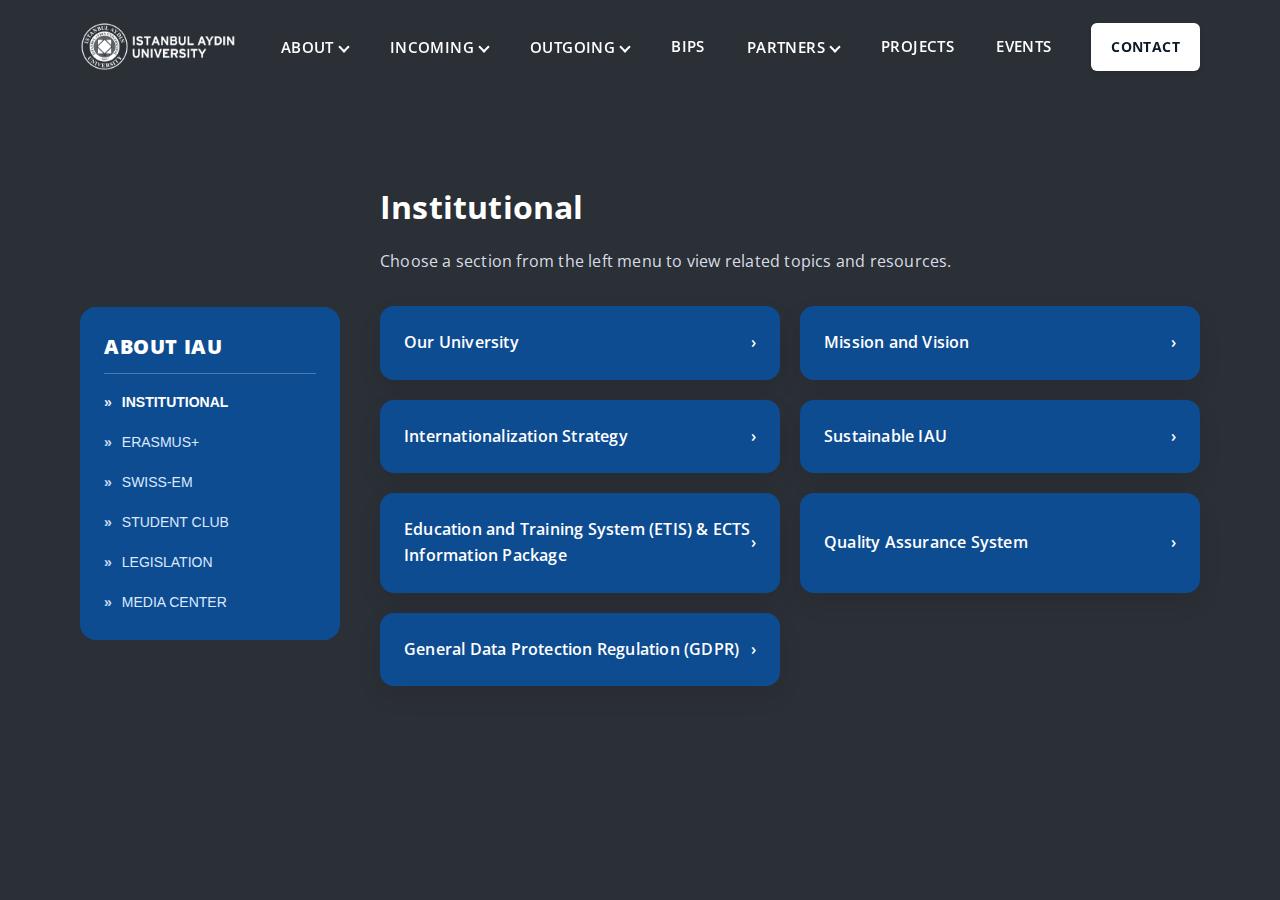
<file: about.html>
<!DOCTYPE html>
<html lang="en">

<head>
    <meta charset="UTF-8" />
    <meta name="viewport" content="width=device-width, initial-scale=1.0" />

    <link rel="preconnect" href="https://fonts.googleapis.com">
    <link rel="preconnect" href="https://fonts.gstatic.com" crossorigin>
    <link href="https://fonts.googleapis.com/css2?family=Montserrat:wght@600;700&family=Open+Sans:wght@400;600;700&display=swap" rel="stylesheet">

    <link rel="icon" type="image/png" href="imgs/logos/head.png">
    <link rel="stylesheet" href="assets/css/styles.css">



    <title>About | Erasmus</title>
</head>

<body class="about-body">
    <!-- ================= HEADER ================= -->
    <header class="site-header" id="top">
        <div class="container header-inner">

            <!-- Logo -->
            <a class="brand" href="index.html" aria-label="Erasmus Home">
                <img src="imgs/logos/logo.png" alt="Erasmus Logo" class="brand-logo" />
            </a>

            <!-- Mobile menu button -->
            <button class="nav-toggle" type="button" aria-label="Open menu" aria-expanded="false" aria-controls="primary-nav">
        <span class="nav-toggle-bar"></span>
        <span class="nav-toggle-bar"></span>
        <span class="nav-toggle-bar"></span>
      </button>

            <!-- Navigation -->
            <nav class="nav" id="primary-nav" aria-label="Main navigation">
                <ul class="nav-list">

                    <!-- About -->
                    <li class="nav-item has-dropdown">
                        <a class="nav-link" href="about.html" aria-haspopup="true" aria-expanded="false">About</a>
                        <div class="nav-dropdown dropdown-wide" aria-label="About submenu">
                            <div class="dropdown-grid">
                                <div class="dropdown-section">
                                    <a class="dropdown-link" href="about.html?section=institutional">Institutional</a>
                                    <a class="dropdown-link" href="about.html?section=erasmus">Erasmus+</a>
                                    <a class="dropdown-link" href="about.html?section=semp">Swiss-EM</a>
                                </div>
                                <div class="dropdown-section">
                                    <a class="dropdown-link" href="about.html?section=studentclub">Student Club</a>
                                    <a class="dropdown-link" href="about.html?section=legislation">Legislation</a>
                                    <a class="dropdown-link" href="about.html?section=media">Media Center</a>
                                </div>
                            </div>
                        </div>
                    </li>

                    <!-- Incoming -->
                    <li class="nav-item has-dropdown">
                        <a class="nav-link" href="incoming.html" aria-haspopup="true" aria-expanded="false">Incoming</a>
                        <div class="nav-dropdown dropdown-wide" aria-label="Incoming submenu">
                            <div class="dropdown-grid">

                                <div class="dropdown-section">
                                    <span class="dropdown-title">Students</span>
                                    <a class="dropdown-link" href="incoming.html">Study Mobility</a>
                                    <a class="dropdown-link" href="incoming.html">Traineeship Mobility</a>
                                    <a class="dropdown-link" href="incoming.html">Short-term Mobility</a>
                                    <a class="dropdown-link" href="incoming.html">PhD Short-term Mobility</a>
                                </div>

                                <div class="dropdown-section">
                                    <span class="dropdown-title">Staff</span>
                                    <a class="dropdown-link" href="incoming-staff.html">Teaching Mobility</a>
                                    <a class="dropdown-link" href="incoming-staff.html">Training Mobility</a>
                                    <a class="dropdown-link" href="outgoing-staff.html">KA171 Teaching Mobility</a>
                                    <a class="dropdown-link" href="outgoing-staff.html">KA171 Training Mobility</a>
                                </div>

                            </div>
                        </div>
                    </li>

                    <!-- Outgoing -->
                    <li class="nav-item has-dropdown">
                        <a class="nav-link" href="outgoing.html" aria-haspopup="true" aria-expanded="false">Outgoing</a>
                        <div class="nav-dropdown dropdown-wide" aria-label="Outgoing submenu">
                            <div class="dropdown-grid">

                                <div class="dropdown-section">
                                    <span class="dropdown-title">Students</span>
                                    <a class="dropdown-link" href="outgoing.html">Study Mobility</a>
                                    <a class="dropdown-link" href="outgoing.html">Traineeship Mobility</a>
                                    <a class="dropdown-link" href="outgoing.html">Short-term Mobility</a>
                                    <a class="dropdown-link" href="outgoing.html">PhD Short-term Mobility</a>
                                </div>

                                <div class="dropdown-section">
                                    <span class="dropdown-title">Staff</span>
                                    <a class="dropdown-link" href="outgoing-staff.html">Teaching Mobility</a>
                                    <a class="dropdown-link" href="outgoing-staff.html">Training Mobility</a>
                                    <a class="dropdown-link" href="outgoing-staff.html">KA171 Teaching Mobility</a>
                                    <a class="dropdown-link" href="outgoing-staff.html">KA171 Training Mobility</a>
                                </div>

                            </div>
                        </div>
                    </li>

                    <li class="nav-item">
                        <a class="nav-link" href="javascript:void(0)">BIPs</a>
                    </li>

                    <!-- Partners -->
                    <li class="nav-item has-dropdown">
                        <a class="nav-link" href="partners.html" aria-haspopup="true" aria-expanded="false">Partners</a>
                        <div class="nav-dropdown" aria-label="Partners submenu">
                            <div class="dropdown-section">
                                <a class="dropdown-link" href="partners.html">List of Partners</a>
                                <a class="dropdown-link" href="javascript:void(0)">Partner with us!</a>
                            </div>
                        </div>
                    </li>

                    <li class="nav-item">
                        <a class="nav-link" href="javascript:void(0)">Projects</a>
                    </li>

                    <li class="nav-item">
                        <a class="nav-link" href="javascript:void(0)">Events</a>
                    </li>

                </ul>
            </nav>

            <!-- Right CTA -->
            <a class="btn btn-contact" href="#contact">Contact</a>

        </div>
    </header>

    <!-- ================= PAGE CONTENT ================= -->
    <main class="about-page">
        <div class="container about-shell">
            <div class="about-layout">

                <!-- Sidebar -->
                <aside class="about-sidebar">
                    <div class="about-sidebar-header">
                        <div class="about-sidebar-title">ABOUT IAU</div>
                    </div>
                    <div class="about-sidebar-sep"></div>

                    <nav class="about-menu" aria-label="About IAU menu">
                        <button class="about-menu-item active" type="button" data-section="institutional"><span class="chev">»</span> INSTITUTIONAL</button>
                        <button class="about-menu-item" type="button" data-section="erasmus"><span class="chev">»</span> ERASMUS+</button>
                        <button class="about-menu-item" type="button" data-section="semp"><span class="chev">»</span> SWISS-EM</button>
                        <button class="about-menu-item" type="button" data-section="studentclub"><span class="chev">»</span> STUDENT CLUB</button>
                        <button class="about-menu-item" type="button" data-section="legislation"><span class="chev">»</span> LEGISLATION</button>
                        <button class="about-menu-item" type="button" data-section="media"><span class="chev">»</span> MEDIA CENTER</button>
                    </nav>
                </aside>

                <!-- Right Content -->
                <section class="about-content">

                    <h1 class="about-title" id="aboutTitle">Institutional</h1>
                    <p class="about-intro">
                        Choose a section from the left menu to view related topics and resources.
                    </p>

                    <!-- Cards container (dynamic) -->
                    <div class="about-grid" id="rightCards"></div>
                    <div id="aboutDetails" class="about-details"></div>

                </section>

            </div>
        </div>
    </main>

    <script src="assets/js/app.js"></script>

    <!-- About page dynamic menu -->
    <script>
        const contentMap = {
            institutional: {
                title: "Institutional",
                items: [
                    "Our University",
                    "Mission and Vision",
                    "Internationalization Strategy",
                    "Sustainable IAU",
                    "Education and Training System (ETIS) & ECTS Information Package",
                    "Quality Assurance System",
                    "General Data Protection Regulation (GDPR)"
                ]
            },
            erasmus: {
                title: "Erasmus+",
                items: [
                    "IAU Erasmus+ Office",
                    "Erasmus+ Program",
                    "Mobility Types",
                    "Erasmus+ International Credit Mobility (ICM)",
                    "Fact Sheet",
                    "List of Coordinators",
                    "Erasmus+ Charter",
                    "Erasmus+ Policy Statement (EPS)"
                ]
            },
            semp: {
                title: "Swiss-European Mobility Program (SEMP)",
                items: [
                    "Swiss-European Mobility Program (SEMP)"
                ]
            },
            studentclub: {
                title: "IAU Erasmus+ Student Club",
                items: [
                    "IAU Erasmus+ Student Club"
                ]
            },
            legislation: {
                title: "Legislation",
                items: [
                    "Regulations and Guidelines",
                    "YÖK Regulations"
                ]
            },
            media: {
                title: "Media Center",
                items: [
                    "Virtual Tour",
                    "University Publications",
                    "IAU in The Media",
                    "Aydin Radio"
                ]
            }
        };

        const detailsMap = {
            "Our University": `
        <h2>Our University</h2>

        <p>Setting out with the slogan “Towards a Bright Future”, Istanbul Aydın University is a true city university with its experienced academic staff—renowned both nationally and internationally for their scientific studies—and its campuses located in the heart of Istanbul.</p>

        <p>In addition to offering career planning support throughout students’ educational life, Istanbul Aydın University continues its sector leadership by placing 83.6% of its graduates into employment after graduation.</p>

        <p>Within the scope of the ERASMUS program, Istanbul Aydın University has Erasmus+ bilateral agreements with 266 universities from a total of 49 countries, 28 of which are European countries. In this context, while hosting many international students, it also provides numerous opportunities for its own students to study abroad. Aware that scientific research and development are possible with advanced technologies and driven by the principle of being a “Technological University”, Istanbul Aydın University continuously serves students through its fully equipped foreign language, food, and computer laboratories.</p>

        <p>Additionally, at our university, one of Turkey’s most distinguished multidisciplinary university technology centers, the Prof. Dr. Aziz Sancar Technology Center, provides engineering education with a strong emphasis on practical training.</p>

        <p>Istanbul Aydın University has been awarded the ECTS Label and the Diploma Supplement Label by the European Commission—given only to higher education institutions that implement the European Credit Transfer System accurately across all associate, undergraduate, and graduate programs.</p>

        <p>Istanbul Aydın University provides all graduates with a Diploma Supplement (DS). The DS is an additional document intended to ensure academic and professional recognition (diplomas, degrees, certificates, etc.) at an international level. Its content was developed by the European Commission and UNESCO/CEPES. Thanks to this, graduates of Istanbul Aydın University benefit from increasing educational and employment opportunities in EU countries.</p>

        <p>The Association for Evaluation and Accreditation of Engineering Programs (MÜDEK) conducts accreditation, evaluation, and information studies for engineering programs in various disciplines. MÜDEK criteria are implemented in the Faculty of Engineering to train engineers with the competencies required by developing technologies.</p>

        <p>The Association for the Evaluation and Accreditation of Science, Literature, Science-Literature, Language and History-Geography Faculties (FEDEK) carries out accreditation, evaluation, and information studies for the programs within the Faculty of Science and Letters to enhance educational quality and train more qualified individuals at national and international levels.</p>

        <p>The criteria of the Association for Evaluation and Accreditation of Teacher Education Programs (EPDAD) are implemented to improve the quality of faculties of education and to train more qualified teachers both nationally and internationally.</p>

        <p>In the Faculty of Health Sciences, SABAK criteria are applied to improve the quality of health sciences education in Türkiye by conducting accreditation, evaluation, and information processes for programs in different health disciplines.</p>

        <p>Istanbul Aydın University Faculty of Dentistry is a member of the Association for Dental Education in Europe (ADEE) and has been certified since 2018. Our students receive education in line with the dental education standards of the European Union countries.</p>

        <p>Additionally, the Faculty of Dentistry Hospital of Istanbul Aydın University has been accredited by the world’s most prestigious accreditation body, Joint Commission International (JCI).</p>

        <p>Istanbul Aydın University prepares its students for professional life through on-site training systems, eliminating the “lack of experience” disadvantage often encountered in job searches. With a lifelong learning approach, the university continues to support its students even after graduation. Through its continuously operating career center, the university provides career planning services and collaborates with tens of thousands of solution partners to place many graduates in jobs, helping them achieve their dream careers.</p>
      `,
            "Mission and Vision": `
        <h2>Mission and Vision</h2>

        <h3>Mission</h3>
        <p>In line with the sustainable development goals, our mission is to encourage entrepreneurship, develop innovative research, extend research culture to the undergraduate level, and educate individuals who contribute to humanity.</p>

        <h3>Vision</h3>
        <p>Our vision is to be a university that contributes to the country’s socio-economic development through educational diplomacy activities, accelerates the transformation of knowledge into products, and prepares its students for global competition by integrating them into the research ecosystem within multicultural campuses supported by international collaborations.</p>

        <h3>Core Values</h3>
        <p>Since its establishment, Istanbul Aydın University has aimed to be an innovative and research-oriented educational institution that raises individuals capable of thinking with universal scientific principles and understanding the importance of culture and values in individual and social life. Within this framework, the core values of Istanbul Aydın University are as follows:</p>

        <ul>
          <li>Transparency and fairness in governance</li>
          <li>Creative innovative leadership</li>
          <li>Public and social responsibility</li>
          <li>Participatory approach</li>
          <li>Respect for differences and opposition to discrimination</li>
          <li>Commitment to ethical values</li>
          <li>Entrepreneurship</li>
          <li>Student-centered approach</li>
        </ul>
      `,
            "Internationalization Strategy": `
        <h2>Internationalization Strategy</h2>

        <p>Istanbul Aydın University adopts an internationalization policy shaped by student-centered internationalization activities in Education–Training, Research–Development, and Social Contribution, guided by feedback from internal and external stakeholders, and aimed at becoming a center of attraction in international student and academic mobility through international project collaborations, within the framework of the following principles:</p>

        <h3>Principles</h3>

        <h4>International Academic Collaborations</h4>
        <p>Developing academic and scientific cooperation by signing academic and exchange program agreements with universities abroad, benefiting from international academic networks to which the University belongs, hosting international conferences and academic events, and offering joint or dual degree programs with foreign universities.</p>

        <h4>International Academic Mobility</h4>
        <p>Actively participating in all mobility programs with partner universities abroad; increasing student and academic staff exchanges, staff mobility, short-term education and internship programs, international joint scientific activities conducted physically or virtually, and international publications and projects.</p>

        <h4>Expanding International Academic Networks and Influence</h4>
        <p>Achieving higher rankings in global listings, increasing international academic accreditations and institutional memberships, and enhancing faculty members’ access to international networks in their scientific activities.</p>

        <h4>International Student Recruitment and Experience</h4>
        <p>Organizing activities to attract international students to the University; ensuring diversity and inclusion by creating a balanced mix of nationalities; improving the educational and living conditions of international students; ensuring their satisfaction; supporting their post-graduation employment; strengthening interactions between local and international students; supporting applications that develop intercultural skills through social activities; and creating a multicultural campus life.</p>

        <h4>International and Intercultural Competencies</h4>
        <p>Establishing internationalization-at-home mechanisms to enhance not only the educational and living experiences of incoming international students, but also the intercultural competencies and global skills of local students, faculty members, administrative staff, and other internal stakeholders within the University ecosystem; and organizing foreign language education and awareness activities related to internationalization.</p>

        <h4>Commitment to European Values and Erasmus Mobility</h4>
        <p>Prioritizing European Union central projects, Erasmus academic collaborations and mobility programs, as well as research and educational activities such as Jean Monnet, in cooperation with countries within and outside the European Higher Education Area, based on European values; and focusing on themes prioritized by the European Union.</p>

        <h4>Sustainability</h4>
        <p>Continuously and sustainably improving international activities, and prioritizing the United Nations Sustainable Development Goals in research topics and overall institutional practices.</p>
      `,
            "Sustainable IAU": `
        <h2>Sustainable IAU</h2>

        <p>Istanbul Aydın University adopts a vision of a sustainable future and implements quality-oriented activities in education and research in line with the UN development goals. With an awareness of acting collectively toward global objectives, all our processes are managed along the axis of value creation.</p>

        <p>Our University’s Sustainability Policy is shaped by respect for the environment and all living beings, and by considering our collective future, under the motto “leave the future behind,” in accordance with the following principles:</p>

        <h3>Principles</h3>

        <h4>Promoting a Culture of Sustainability</h4>
        <p>Incorporating new sustainability-focused programs into Education–Training for students, and organizing periodic trainings and events for academic and administrative staff.</p>

        <h4>Creating a Research and Entrepreneurship Ecosystem in the Field of Sustainability</h4>
        <p>Ensuring university–industry collaboration and increasing awareness of sustainability projects within the R&D and entrepreneurship ecosystem.</p>

        <h4>Becoming a University that Educates Individuals Connected to Nature</h4>
        <p>Organizing activities that enhance global citizenship and environmental awareness among students and fostering nature literacy.</p>

        <h4>Becoming a University that Brings Stakeholders Together Around Core Sustainability Goals</h4>
        <p>Establishing collaborations that unite all stakeholders around common sustainability goals.</p>

        <h4>Implementing Practices Related to Energy, Water, and Waste Management</h4>
        <p>Conducting initiatives such as rainwater harvesting, energy efficiency, expanding renewable energy sources, and waste management to reduce the institutional carbon footprint in response to climate change.</p>
      `,
            "Education and Training System (ETIS) & ECTS Information Package": `
        <h2>Education & Training Information System (ETIS) & ECTS Information Package</h2>

        <p>European Credit Transfer and Accumulation System (ECTS) is a credit system developed by European Council in 1989 within Erasmus Program (today, it is Lifelong Learning Program) to increase the international transparency in higher education and facilitate the recognition of the lessons of the students who studied abroad by student mobility programs in their own country. This system was developed within the framework of student/learning centered teaching and learning approach based on the workload and learning outcomes that support the aims of EHEA (Bologna Process) and it is a widely accepted system by the European countries. At the same time, ECTS provides a systematic approach that contributes to the development of the quality of higher education programs and their quality assurance by being designed, implemented, monitored and improved in an easily understandable structure based on the workload of the training programs and lesson contents.</p>

        <p>Istanbul Aydın University (IAU), as one of the national and international strategic targets to be achieved, has adopted the use of ECTS system as a reference and transparency tool to design and define the study programs and their educational components and learning activities, based on the educational objectives and learning outcomes, in relation and compliance with the level requirements of the Turkish Qualifications Framework and its fields of studies in Higher Education, and uses its features, such as credit allocation based on student workload in relation to learning, teaching, assessment and grading methods, for designing, implementing, reviewing, improving and assuring the quality in educational and training processes.</p>

        <p>For this main purpose, IAU-ETIS has been designed and taken into service as an integrated part of the university's campus automation system in order to enable active and effective participation of all executive and academic staff of the institution in the development, implementation and further continuous enhancement of the system.</p>

        <p>On the other hand, IAU-ETIS includes all features of ECTS Information Package and provides domestic, foreign, exchange and candidate students, higher education institutions, employers and other stakeholders with information in detail and easy to trace on the institution, degree programs at all levels of education as well as other useful information such as career and educational opportunities, social and cultural environment, recreation and sport activities and many more they may require for any need and concern in relation to the university.</p>
      `,
            "Quality Assurance System": `
        <h2>Quality Assurance System</h2>

        <p>Istanbul Aydın University has adopted a quality assurance approach that incorporates both compliance with standards and suitability for purpose in all its processes to achieve its strategic goals. In this context, it has adopted the creation of its own quality system in accordance with the Bologna Process Standards (ESG 2015-European Standards and Guidelines) and European Standards (ENQA-European Standards and Guidelines) by the Higher Education Quality Board, in alignment with the national quality assurance system.</p>

        <p>As a result of the philosophy of continuous improvement and international collaborations, it is developing its standards in all processes related to education, research and development, community contribution activities that stand out at the regional/national level, and the institutional governance system. The satisfaction and complaints of all stakeholders, especially students, are regularly monitored, solutions are provided within a reasonable time, and practices aimed at increasing satisfaction are developed.</p>
      `,
            "General Data Protection Regulation (GDPR)": `
        <h2>General Data Protection Regulation (GDPR)</h2>

        <h3>Istanbul Aydın University Information Notice Regarding Personal Data</h3>
        <h4>Student Information Notice</h4>

        <p>This information notice has been prepared in accordance with Article 10 of the Law on the Protection of Personal Data No. 6698 (“KVKK”) and the Communiqué on the Principles and Procedures to Be Followed in Fulfilling the Disclosure Obligation, for the purpose of informing you about the processing, storage, and transfer of your personal data during the services provided to you by ISTANBUL AYDIN UNIVERSITY in its capacity as the Data Controller.</p>

        <h3>1 – Data Controller</h3>
        <p>As ISTANBUL AYDIN UNIVERSITY, acting as the Data Controller, we show utmost sensitivity to ensure that all your personal data is processed and preserved in the best possible way and with due care.</p>

        <h3>2 – Your Processed Personal Data</h3>
        <p>Your personal data includes identity, contact, education, health, and system usage data, processed for education, administration, and legal obligations.</p>

        <h3>3 – Transfer of Personal Data</h3>
        <p>Your data may be shared with authorized institutions such as YÖK, ministries, and other legal authorities when required.</p>

        <h3>4 – Collection Method</h3>
        <p>Your data is collected through university systems, forms, and digital platforms.</p>

        <h3>5 – Retention Period</h3>
        <p>Your data is stored according to legal requirements and deleted when no longer needed.</p>

        <h3>6 – Your Rights</h3>
        <ul>
          <li>Learn if your data is processed</li>
          <li>Request information</li>
          <li>Request correction or deletion</li>
          <li>Object to processing</li>
          <li>Request compensation if harmed</li>
        </ul>

        <p><strong>DATA CONTROLLER: ISTANBUL AYDIN UNIVERSITY</strong></p>
        <p style="margin-top:20px;">
          &gt;&gt; 
          <a href="assets/files/kvkk-application-form.docx" download class="kvkk-link">
            Click here for the Consent Statement on the Processing, Use, and Sharing of Personal Data of the Republic of Türkiye, Istanbul Aydın University
          </a>
        </p>
      `,
            "IAU Erasmus+ Office": `
        <h2>IAU Erasmus+ Office</h2>

        <p><strong>ISTANBUL AYDIN UNIVERSITY<br>ERASMUS+ OFFICE</strong></p>

        <p>
          <a href="assets/files/iau-info-sheet-2025-2026.pdf" target="_blank" class="kvkk-link">
            IAU INSTITUTIONAL INFORMATION 2025-2026
          </a>
        </p>

        <p>
          <a href="assets/files/iau-info-sheet-2024-2025.pdf" target="_blank" class="kvkk-link">
            IAU INSTITUTIONAL INFORMATION 2024/2025
          </a>
        </p>

        <p><strong>General E-Mail:</strong> erasmus@aydin.edu.tr</p>
        <p><strong>Incoming Students:</strong> erasmusincoming@aydin.edu.tr</p>
        <p><strong>Outgoing Students:</strong> erasmusoutgoing@aydin.edu.tr</p>

        <p><strong>Telephone:</strong> +90 212 444 1 428</p>

        <p><strong>Address:</strong><br>
        Beşyol Mah. İnönü Cad. No:38<br>
        Sefaköy - 34295 Küçükçekmece / ISTANBUL - TURKEY</p>

        <p><strong>Working Hours:</strong> Mon–Sat 08:00–12:00; 13:00–17:30</p>

        <h3>Staff</h3>
        <ul>
          <li><strong>Mariana Astefanoaie</strong> – Erasmus+ Institutional Coordinator</li>
          <li><strong>Yazid Yahya Salem Munsari</strong> – Erasmus+ Incoming Students Coordinator</li>
          <li><strong>İrem Ergünay</strong> – Erasmus+ Outgoing Students Assistant</li>
          <li><strong>Rudainah Abdullah Salem Hasan Al-Abdali</strong> – Erasmus+ Outgoing Students Assistant</li>
        </ul>

        <p><strong>Emails:</strong><br>
        mariana@aydin.edu.tr<br>
        erasmus@aydin.edu.tr<br>
        erasmusincoming@aydin.edu.tr<br>
        erasmusoutgoing@aydin.edu.tr</p>
      `,
            "Erasmus+ Program": `
        <h2>Erasmus+ Program</h2>

        <h3>About Erasmus Program</h3>
        <p>The Erasmus Programme (European Community Action Scheme for the Mobility of University Students) is a European Union (EU) student exchange programme established in 1987. It forms a major part of the EU Lifelong Learning Programme 2007–2013.</p>

        <p>The Erasmus Program was established to enhance the quality and reinforce the European dimension of higher education by encouraging transnational cooperation between universities. The Erasmus Program is designed to foster student and teaching staff mobility in Europe.</p>

        <h3>About Erasmus+ Program</h3>
        <p>The Erasmus+ programme aims to boost skills and employability, as well as modernising Education, Training, and Youth work. The seven year programme will have a budget of €14.7 billion; a 40% increase compared to current spending levels, reflecting the EU's commitment to investing in these areas.</p>

        <p>Erasmus+ will provide opportunities for over 4 million Europeans to study, train, gain work experience and volunteer abroad.</p>

        <p>Erasmus+ will support transnational partnerships among Education, Training, and Youth institutions and organisations to foster cooperation and bridge the worlds of Education and work in order to tackle the skills gaps we are facing in Europe.</p>

        <p>It will also support national efforts to modernise Education, Training, and Youth systems. In the field of Sport, there will be support for grassroots projects and cross-border challenges such as combating match-fixing, doping, violence and racism.</p>

        <p>Erasmus+ brings together seven existing EU programmes in the fields of Education, Training, and Youth; it will for the first time provide support for Sport. As an integrated programme, Erasmus+ offers more opportunities for cooperation across the Education, Training, Youth, and Sport sectors and is easier to access than its predecessors, with simplified funding rules.</p>

        <h3>Key Actions</h3>

        <h4>Key Action 1 – Mobility of Individuals</h4>
        <p>This Key Action supports:</p>
        <ul>
          <li>Mobility of learners and staff: Opportunities for students, trainees, young people and volunteers, as well as for professors, teachers, trainers, youth workers, staff of education institutions and civil society organisations to undertake a learning and/or professional experience in another country;</li>
          <li>Joint Master Degrees: High-level integrated international study programmes delivered by consortia of higher education institutions that award full degree scholarships to the best master students worldwide;</li>
          <li>Master Student Loan Guarantee: Higher education students can get a loan backed up by the Programme to go abroad for a full Master Degree.</li>
        </ul>

        <h4>Key Action 2 – Cooperation for Innovation and the Exchange of Good Practices</h4>
        <p>This Key Action supports:</p>
        <ul>
          <li>Transnational Strategic Partnerships aimed to develop initiatives addressing education, training and youth and promote innovation and knowledge exchange;</li>
          <li>Knowledge Alliances between higher education institutions and enterprises;</li>
          <li>Sector Skills Alliances supporting vocational training and labour market alignment;</li>
          <li>Capacity Building projects supporting cooperation with Partner Countries;</li>
          <li>IT platforms such as eTwinning, EPALE and the European Youth Portal.</li>
        </ul>

        <h4>Key Action 3 – Support for Policy Reforms</h4>
        <p>This Key Action supports:</p>
        <ul>
          <li>Knowledge development and policy monitoring;</li>
          <li>Peer learning and reviews;</li>
          <li>Innovative policy testing;</li>
          <li>Recognition of qualifications and skills;</li>
          <li>Cooperation with international organisations such as OECD and Council of Europe;</li>
          <li>Stakeholder dialogue and programme promotion.</li>
        </ul>

        <h3>About European Commission</h3>
        <p>The European Commission is responsible for the overall implementation of the Erasmus+ Programme. It manages the budget, sets priorities and monitors implementation.</p>

        <p>The Education, Audiovisual and Culture Executive Agency manages the centralised actions and project lifecycle.</p>

        <ul>
          <li>Conducting studies and research</li>
          <li>Improving programme visibility</li>
          <li>Managing contracts and funding</li>
          <li>Launching calls for proposals</li>
        </ul>

        <h3>About Turkish National Agency</h3>
        <p>The Turkish National Agency promotes and implements the programme at national level.</p>

        <ul>
          <li>Provides programme information</li>
          <li>Manages application processes</li>
          <li>Monitors and evaluates projects</li>
          <li>Supports participants</li>
          <li>Ensures programme visibility</li>
        </ul>

        <p><strong>Contact:</strong><br>
        Mevlana Bulvari N°181, Balgat, Ankara<br>
        Tel: 0090 409 60 00<br>
        Web: www.ua.gov.tr<br>
        Email: bilgi@ua.gov.tr</p>

        <h3>Erasmus+ Worldwide Cooperation</h3>
        <p>Erasmus+ enables mobility between Programme Countries and Partner Countries worldwide.</p>

        <h3>Grant Opportunities for Students</h3>
        <p>Students can study abroad between 3 and 12 months and receive financial support. Staff can also participate in teaching or training mobility.</p>

        <h4>Monthly Grants</h4>
        <ul>
          <li>Group 1: 850 EUR</li>
          <li>Group 2: 800 EUR</li>
          <li>Group 3: 750 EUR</li>
          <li>Outgoing Students: 650 EUR</li>
        </ul>

        <h4>Travel Grants</h4>
        <ul>
          <li>100–499 km: 180 EUR</li>
          <li>500–1999 km: 275 EUR</li>
          <li>2000–2999 km: 360 EUR</li>
          <li>3000–3999 km: 530 EUR</li>
          <li>4000–7999 km: 820 EUR</li>
          <li>8000+ km: 1100 EUR</li>
        </ul>

        <h3>Important Note</h3>
        <p>Due to limited budget, funding cannot be guaranteed for all selected students. Distribution depends on available funds and selection results.</p>

        <h3>Eligible Countries</h3>

        <h4>Programme Countries (EU + EEA + Turkey)</h4>
        <p>
        Belgium, Bulgaria, Czech Republic, Denmark, Germany, Estonia, Ireland, Greece, Spain, France, Croatia, Italy, Cyprus, Latvia, Lithuania, Luxembourg, Hungary, Malta, Netherlands, Austria, Poland, Portugal, Romania, Slovenia, Slovakia, Finland, Sweden, United Kingdom, Iceland, Liechtenstein, Norway, Turkey, North Macedonia
        </p>

        <h4>Partner Countries (Neighbouring EU)</h4>

        <p><strong>Western Balkans:</strong> Albania, Bosnia and Herzegovina, Kosovo, Montenegro, Serbia</p>

        <p><strong>Eastern Partnership:</strong> Armenia, Azerbaijan, Belarus, Georgia, Moldova, Ukraine</p>

        <p><strong>South-Mediterranean:</strong> Algeria, Egypt, Israel, Jordan, Lebanon, Libya, Morocco, Palestine, Syria, Tunisia</p>

        <p><strong>Russian Federation:</strong> Russia</p>

        <h4>Other Partner Countries</h4>

        <p><strong>Region 5:</strong> Andorra, Monaco, San Marino, Vatican City, Switzerland</p>

        <p><strong>Asia:</strong> Afghanistan, Bangladesh, Bhutan, Cambodia, China, India, Indonesia, Japan, Malaysia, Maldives, Mongolia, Nepal, Pakistan, Philippines, South Korea, Sri Lanka, Thailand, Vietnam</p>

        <p><strong>Central Asia:</strong> Kazakhstan, Kyrgyzstan, Tajikistan, Turkmenistan, Uzbekistan</p>

        <p><strong>Latin America:</strong> Argentina, Bolivia, Brazil, Chile, Colombia, Costa Rica, Cuba, Ecuador, El Salvador, Guatemala, Honduras, Mexico, Nicaragua, Panama, Paraguay, Peru, Uruguay, Venezuela</p>

        <p><strong>Middle East:</strong> Iran, Iraq, Yemen</p>

        <p><strong>Africa:</strong> South Africa, Angola, Kenya, Nigeria, Ghana, Tanzania and others</p>

        <p><strong>Industrialised Countries:</strong> USA, Canada, Australia, New Zealand, Japan, Singapore, South Korea</p>
      `,
            "Mobility Types": `
        <h2>Mobility Types</h2>

        <h3>Student Mobility for Studies</h3>

        <p>Erasmus+ student mobility is carried out in the framework of prior inter-institutional agreements between home and host universities, both of which must hold a valid Erasmus+ University Charter.</p>

        <p>This mobility enables students to spend between 3 and 12 months studying abroad.</p>

        <p>Students in their first year are not eligible. They must complete at least one semester before applying.</p>

        <p>Participation does not mean transferring universities. Students must return to Istanbul Aydın University and complete their studies.</p>

        <p>Students continue to pay tuition at IAU but are exempt from fees at the host university. They may also receive Erasmus+ grants, but all additional expenses (travel, accommodation, etc.) are their responsibility.</p>

        <h4>Application Process</h4>
        <ul>
          <li>Students apply through the Erasmus+ Office</li>
          <li>They select partner universities from their department</li>
          <li>Applications follow National Agency criteria</li>
          <li>Results are announced on the website</li>
        </ul>

        <h4>Financial Support</h4>
        <p>Students may receive grants from the European Commission. These grants support mobility costs but do not cover all expenses.</p>

        <p>Due to high demand, some students may participate without receiving a grant.</p>

        <h4>After Selection</h4>
        <ul>
          <li>Student information is sent to the partner university</li>
          <li>Students complete application procedures</li>
          <li>Acceptance letter is issued</li>
          <li>Visa procedures are completed</li>
          <li>Courses are selected and approved via Learning Agreement</li>
        </ul>

        <hr>

        <h3>Student Mobility for Placement (Traineeship)</h3>

        <p>Students can apply for vocational training or work experience in a company or institution located in an EU country.</p>

        <h4>Who Can Apply?</h4>
        <ul>
          <li>Vocational School students</li>
          <li>Undergraduate, Master and PhD students</li>
          <li>Each student can receive a grant once</li>
          <li>Students may participate again without a grant</li>
          <li>Students can join both study and traineeship mobility</li>
        </ul>

        <h4>Host Institutions</h4>
        <ul>
          <li>Enterprises and companies</li>
          <li>Training and education centers</li>
          <li>Research institutions</li>
          <li>Other relevant organizations</li>
        </ul>

        <p><strong>Note:</strong> Diplomatic institutions and EU program bodies are not eligible.</p>

        <hr>

        <h3>Staff Mobility</h3>

        <p>Erasmus+ Staff Mobility allows academic and administrative staff to participate in teaching or training abroad.</p>

        <h4>1) Teaching Mobility</h4>
        <ul>
          <li>Conducted at partner universities with agreements</li>
          <li>Minimum 8 teaching hours required</li>
          <li>Minimum duration: 2 days</li>
          <li>Maximum duration: 8 weeks</li>
        </ul>

        <h4>2) Training Mobility</h4>
        <ul>
          <li>Available for academic and administrative staff</li>
          <li>Can take place at universities or enterprises</li>
        </ul>

        <h4>Types of Training Activities</h4>
        <ul>
          <li>Job shadowing</li>
          <li>Study visits</li>
          <li>Workshops and seminars</li>
          <li>Practical training</li>
        </ul>

        <p>Training duration ranges from 2 days to 8 weeks.</p>

        <p>Weekend days are not funded unless used for work or travel.</p>
      `,
            "Erasmus+ International Credit Mobility (ICM)": `
        <h2>Erasmus+ International Credit Mobility (ICM)</h2>

        <p>For nearly 30 years, Europe has funded Erasmus programme, which has enabled over three million European students to spend part of their studies in another higher education institution or in a company in Europe.</p>

        <p>Erasmus+ now opens up these opportunities, allowing for mobility of students and staff, from and to other parts of the world (between the so-called "Programme" and "Partner Countries").</p>

        <p>Starting from the 2019/2020 academic year, it is possible for IAU students and staff to study or teach/train in institutions based in Partner Countries, as long as an inter-institutional agreement has been signed before the mobility takes place.</p>

        <p>For traineeships, the receiving organisation can be any private or public organisation active in the labour market or in the fields of education, training and youth.</p>

        <h3>Eligible Countries</h3>
        <p>The Erasmus+ Programme is open to Programme Countries and Partner Countries worldwide.</p>

        <h3>Grant Opportunities for Students</h3>
        <p>An institution in a Partner Country can send its students and/or staff to a partner institution in a Programme Country and vice versa.</p>

        <p>Students can study abroad for a minimum of 3 months and a maximum of 12 months and may benefit from an Erasmus+ grant to support living costs.</p>

        <p>Students also have opportunities to undertake traineeships in Programme Countries. Staff can spend up to two months teaching or training abroad and may also benefit from a grant.</p>

        <p>For mobility to take place, an inter-institutional agreement must be signed between institutions. This ensures recognition of credits upon return.</p>

        <h3>Monthly Grant Amounts</h3>
        <table>
          <tr>
            <th>From</th>
            <th>To</th>
            <th>Amount</th>
          </tr>
          <tr>
            <td>Turkey</td>
            <td>Eligible Partner Country</td>
            <td>700 EUR</td>
          </tr>
          <tr>
            <td>Eligible Partner Country</td>
            <td>Turkey</td>
            <td>800 EUR</td>
          </tr>
        </table>

        <h3>Travel Support</h3>
        <p>Additional travel support is provided based on distance using the European Commission distance calculator.</p>

        <table>
          <tr><th>Distance</th><th>Amount</th></tr>
          <tr><td>20 – 99 km</td><td>20 EUR</td></tr>
          <tr><td>100 – 499 km</td><td>180 EUR</td></tr>
          <tr><td>500 – 1999 km</td><td>275 EUR</td></tr>
          <tr><td>2000 – 2999 km</td><td>360 EUR</td></tr>
          <tr><td>3000 – 3999 km</td><td>530 EUR</td></tr>
          <tr><td>4000 – 7999 km</td><td>820 EUR</td></tr>
          <tr><td>8000 km or more</td><td>1500 EUR</td></tr>
        </table>

        <h3>Important Note</h3>
        <p>Due to the limited budget of the programme, Istanbul Aydın University Erasmus+ Office cannot guarantee funding for all eligible students.</p>

        <p>More information on available budgets can be found in the official calls announced on the university website.</p>
      `,
            "Fact Sheet": `
      <h2>Fact Sheet</h2>

      <p>The following documents provide detailed information about Istanbul Aydın University and its Erasmus+ activities.</p>

      <h3>IAU Presentation</h3>
      <p>
        &gt;&gt;
        <a href="assets/files/iau-presentation.pdf" target="_blank" class="kvkk-link">
          IAU Presentation
        </a>
      </p>
    `,
            "List of Coordinators": `
      <h2>List of Coordinators</h2>

      <p>
        &gt;&gt;
        <a href="assets/files/erasmus-coordinators.pdf" target="_blank" class="kvkk-link">
          Please click here for Erasmus+ Faculty Coordinators
        </a>
      </p>
  `,
            "Erasmus+ Charter": `
    <h2>Erasmus+ Charter</h2>

    <h3>2021–2027 Erasmus Charter for Higher Education</h3>

    <p>
      &gt;&gt;
      <a href="assets/files/eche-2021-2027-eng.pdf" target="_blank" class="kvkk-link">
        2021–2027 Erasmus Charter for Higher Education (ENG)
      </a>
    </p>

    <p>
      &gt;&gt;
      <a href="assets/files/eche-2021-2027-tr.pdf" target="_blank" class="kvkk-link">
        2021–2027 Erasmus Charter for Higher Education (TR)
      </a>
    </p>

    <h3>2014–2020 Erasmus+ University Charter</h3>

    <p>
      &gt;&gt;
      <a href="assets/files/eche-2014-2020.pdf" target="_blank" class="kvkk-link">
        2014–2020 Erasmus+ University Charter
      </a>
    </p>
    `,
            "Erasmus+ Policy Statement (EPS)": `
      <h2>Erasmus+ Policy Statement (EPS)</h2>

      <h3>2021–2027 Erasmus Policy Statement</h3>

      <p>
        &gt;&gt;
        <a href="assets/files/eps-2021-2027.pdf" target="_blank" class="kvkk-link">
          2021–2027 Erasmus Policy Statement
        </a>
      </p>

      <h3>2014–2020 Erasmus+ Policy Statement</h3>

      <p>
        &gt;&gt;
        <a href="assets/files/eps-2014-2020.pdf" target="_blank" class="kvkk-link">
          2014–2020 Erasmus+ Policy Statement
        </a>
      </p>
    `,
            "Swiss-European Mobility Program (SEMP)": `
      <h2>Swiss-European Mobility Program (SEMP)</h2>

      <p><strong>Swiss-European Mobility Programme (formerly Erasmus)</strong></p>

      <p>The Swiss Programme for Erasmus+ for higher education is called Swiss-European Mobility Programme (SEMP). It allows Swiss higher education institutions to support students, as well as teaching and administrative staff, in study, training, or teaching mobility with funding.</p>

      <h3>Who Can Participate?</h3>

      <p>Students can complete a study visit at Istanbul Aydın University’s partner higher education institutions (HEI) in Switzerland and vice versa for up to 12 months per study cycle (Bachelor’s, Master’s, Doctorate). These visits are recognized by their home institution.</p>

      <p>Students and graduates can also complete traineeships in a business or other suitable workplace abroad for up to 12 months per study cycle.</p>

      <p>Lecturers can teach in Turkey or Switzerland for up to two months, provided there is a valid inter-institutional agreement.</p>

      <p>Staff can also participate in training, job shadowing, and professional development at partner institutions.</p>

      <h3>What Should You Do?</h3>

      <h4>Incoming Students and Staff</h4>
      <p>Contact the International Relations Office of your home institution to obtain information about eligibility, deadlines, required documents, and financial support.</p>

      <h4>IAU Students and Lecturers</h4>
      <p>The Erasmus+ Office provides information about partner institutions and application procedures. You can also contact: <strong>erasmus@aydin.edu.tr</strong></p>

      <h3>How Are Mobilities Organised?</h3>

      <h4>Incoming Participants</h4>
      <p>Your International Office manages the mobility process and provides all required information.</p>

      <h4>IAU Participants</h4>
      <p>The Erasmus+ Office provides requirements, application procedures, and deadlines through official announcements.</p>

      <h3>Application Process</h3>
      <p>SEMP mobility projects are submitted by Swiss higher education institutions to the National Agency Movetia. Students and staff do not apply directly.</p>

      <p>For more information: <strong>movetia.ch</strong></p>

      <h3>Incoming Mobility</h3>
      <p>Students and staff coming to Switzerland are supported through SEMP. Traineeships must be arranged through a Swiss higher education institution.</p>

      <h3>Required Documents for Incoming Students</h3>

      <h4>Before Mobility</h4>
      <ul>
        <li>Application Form</li>
        <li>Learning Agreement</li>
      </ul>

      <h4>During Mobility</h4>
      <ul>
        <li>Learning Agreement (During Mobility)</li>
        <li>Extension Form</li>
      </ul>

      <h4>After Mobility</h4>
      <ul>
        <li>Certificate of Mobility</li>
        <li>Transcript of Records (provided by IAU Erasmus Office)</li>
      </ul>

      <h3>Documents for Outgoing Staff</h3>

      <h4>Before Mobility</h4>
      <ul>
        <li>SEMP Staff Training Mobility Invitation Letter</li>
        <li>SEMP Staff Teaching Mobility Invitation Letter</li>
        <li>SEMP Staff Training Mobility Form</li>
        <li>SEMP Staff Teaching Mobility Form</li>
      </ul>

      <h4>After Mobility</h4>
      <ul>
        <li>SEMP Staff Teaching Mobility Certificate</li>
        <li>SEMP Staff Training Mobility Certificate</li>
      </ul>

      <p>
        &gt;&gt;
        <a href="assets/files/PARTNERS.pdf" class="kvkk-link">
          Click here for Istanbul Aydın University’s list of partners (including Switzerland)
        </a>
      </p>
    `,
            "IAU Erasmus+ Student Club": `
      <h2>IAU Erasmus+ Student Club</h2>

      <p>IAU Erasmus Student Club was established on October 1, 2021 by the Erasmus Ambassadors of the Mentor Unit of Erasmus Office at Istanbul Aydın University.</p>

      <p>The Board of Management consists of 10 Erasmus Ambassadors who have knowledge of the Erasmus+ Programme, and some of them have already had Erasmus+ experience abroad.</p>

      <h3>Role of Erasmus Ambassadors</h3>

      <p>Erasmus Ambassadors help re-integrate Erasmus outgoing students and support Erasmus incoming students in adapting to IAU Campus and the city throughout the academic year.</p>

      <p>They also participate in organizing international events coordinated by Istanbul Aydın University’s International Relations Directorate.</p>

      <ul>
        <li>Helping with paperwork</li>
        <li>Residence permit</li>
        <li>Tax number</li>
        <li>Accommodation</li>
      </ul>

      <h3>Purpose of the Club</h3>

      <ul>
        <li>Bringing together Erasmus and full-time students</li>
        <li>Exploring different cultures</li>
        <li>Language exchange</li>
        <li>Organizing social activities</li>
        <li>Trips in Istanbul and other cities</li>
      </ul>

      <h3>Membership</h3>

      <p>Students must follow application announcements on Instagram.</p>

      <p>Applicants must have a good level of English and pass an interview conducted by Erasmus Ambassadors.</p>

      <h3>Contact</h3>

      <p>
        &gt;&gt;
        <a href="https://www.instagram.com/iauerasmusstudentclub" target="_blank" class="kvkk-link">
          @iauerasmusstudentclub
        </a>
      </p>
    `,
            "Regulations and Guidelines": `
      <h2>Regulations and Guidelines</h2>

      <h3>Regulations</h3>
      <ul>
        <li>Disaster Management Application and Research Center Regulation</li>
        <li>Oral and Dental Health Application and Research Center Regulation</li>
        <li>Main Regulation</li>
        <li>Atatürk's Principles and History of Revolution Application and Research Center Regulation</li>
        <li>Blockchain Application and Research Center Regulation</li>
        <li>Faculty of Dentistry Education, Instruction and Examination Regulation</li>
        <li>Energy Policies Application and Research Center Regulation</li>
        <li>Faculty of Pharmacy Education, Instruction and Examination Regulation</li>
        <li>Directive On Education And Instruction Fee Applications</li>
        <li>Accessible Life Regulation</li>
        <li>Heydar Aliyev Application and Research Center Regulation</li>
        <li>Regulation on Clinical Research</li>
        <li>Graduate Education, Instruction and Examination Regulation</li>
        <li>Regulation Concerning the Mevlana Exchange Program</li>
        <li>Regulation on the Continuation of Undergraduate Education for Vocational School and Open Education Associate Degree Graduates</li>
        <li>Regulation on Promotion and Appointment to Faculty Membership</li>
        <li>Associate and Undergraduate Degree Education, Instruction and Examination Regulation</li>
        <li>Health Application and Research Center Regulation</li>
        <li>Procurement and Tender Regulation</li>
        <li>Continuing Education Application and Research Center Regulation</li>
        <li>TARMER Regulation</li>
        <li>Faculty of Medicine Education, Instruction and Examination Regulation</li>
        <li>Turkish Language Teaching Application and Research Center (AYDIN TÖMER) Regulation</li>
        <li>Turkey Studies Application and Research Center Regulation</li>
        <li>Distance Education Policy</li>
        <li>Distance Education Programs Implementation, Education, Instruction and Examination Regulation</li>
        <li>Distance Learning Application and Research Center Regulation</li>
        <li>Quality Assurance Implementation Principles in Distance-Blended Education</li>
      </ul>

      <h3>Directives</h3>
      <ul>
        <li>Open Access and Institutional Academic Archive Directive</li>
        <li>Academic Assessment and Quality Enhancement Directive</li>
        <li>Academic Support Office Directive</li>
        <li>Academic Promotion and Appointment Directive</li>
        <li>Research Strategies Monitoring Board Directive</li>
        <li>Maximum Study Periods Directive</li>
        <li>Directive on Procedures and Principles for Utilizing the Information Center</li>
        <li>Scientific Research Projects Implementation Directive</li>
        <li>Scientific and Artistic Publications and Events Incentive Directive</li>
        <li>Scholarship Directive</li>
        <li>Double Major Program and Minor Program Directive</li>
        <li>Advisory Directive</li>
        <li>External Advisory Services Directive</li>
        <li>External Stakeholder Boards Directive</li>
        <li>Diploma Directive</li>
        <li>Directive Concerning the Preparation of Diploma and Graduation Documents</li>
        <li>Faculty of Dentistry Student Council Directive</li>
        <li>Faculty of Dentistry Measurement and Assessment Directive</li>
        <li>Faculty of Dentistry Examination Directive</li>
        <li>Faculty of Dentistry Dress Code Directive</li>
        <li>Faculty of Pharmacy Research Project Directive</li>
        <li>Faculty of Pharmacy Internship Directive</li>
        <li>Train the Trainers Program Directive</li>
        <li>Faculty of Education Teaching Practice Directive</li>
        <li>Guidance and Psychological Counseling Directive</li>
        <li>Energy Management Unit Directive</li>
        <li>Disabled Student Unit Directive</li>
        <li>Ethical Principles Directive</li>
        <li>Physiotherapy Clinical Practice Directive</li>
        <li>Clinical Research Ethics Committee Directive</li>
        <li>Security Directive</li>
        <li>Science and Art Awards Directive</li>
        <li>Lifelong Learning-Erasmus Student Exchange Directive</li>
        <li>Faculty of Communication Graduation Project Directive</li>
        <li>International Student Advisory Board Directive</li>
        <li>Classroom Management Assessment Principles</li>
        <li>IAU Leave Directive</li>
        <li>IAU Special Student Directive</li>
        <li>Recognition of Acquired Competencies Directive</li>
        <li>Part-Time Student Employment Directive</li>
        <li>Institutional Excellence Coordination Directive</li>
        <li>Library Directive</li>
        <li>Graduate Thesis Award Directive</li>
        <li>Graduate Transfer Directive</li>
        <li>International Student Admission Directive</li>
        <li>Mandatory Publication Directive</li>
        <li>Exemption and Equivalence Directive</li>
        <li>Grade Assessment System Directive</li>
        <li>Student Deanery Directive</li>
        <li>Award Directive</li>
        <li>Student Council Directive</li>
        <li>Student Clubs Directive</li>
        <li>Student Health Report Directive</li>
        <li>Education Support Fund Directive</li>
        <li>Learning Support Unit Directive</li>
        <li>Faculty Member Development Program Directive</li>
        <li>Horizontal Transfer Directive</li>
        <li>Equal Opportunity Directive</li>
        <li>Special Talent Examination Directive</li>
        <li>Pedagogical Formation Directive</li>
        <li>Psychological Counseling Unit Principles</li>
        <li>Nursing Clinical Practice Directive</li>
        <li>Audiology Clinical Practice Directive</li>
        <li>Elective Courses Principles</li>
        <li>Examination Principles</li>
        <li>Social Report Card Directive</li>
        <li>Ethics Committee Directive</li>
        <li>Strategic Planning Directive</li>
        <li>Sustainability Coordination Directive</li>
        <li>Technology Teams Directive</li>
        <li>Medicine Internship Directive</li>
        <li>Medicine Clinical Directive</li>
        <li>Medicine Pre-Clinical Directive</li>
        <li>Social Responsibility Committee Directive</li>
        <li>Medicine Research Project Directive</li>
        <li>Societal Contribution Coordination Directive</li>
        <li>International Student Registration Directive</li>
        <li>International Relations Directorate Directive</li>
        <li>International Short-Term Programs Directive</li>
        <li>Coordination and Monitoring Directive</li>
        <li>Publication Principles Directive</li>
        <li>Summer School Procedures</li>
        <li>Domestic and International Assignment Directive</li>
        <li>Work Placement Directive</li>
        <li>Integrated Master's Degree Application Principles</li>
      </ul>
    `,
            "YÖK Regulations": `
      <h2>YÖK Regulations</h2>

      <p>
        &gt;&gt;
        <a href="https://www.yok.gov.tr/tr/page/mevzuat-aYrMB" target="_blank" class="kvkk-link">
          Click here to access YÖK Regulations
        </a>
      </p>
    `,
            "Virtual Tour": `
      <h2>Virtual Tour</h2>

      <p>
        &gt;&gt;
        <a href="https://360.aydin.edu.tr/?startscene=340&startactions=lookat(0,0,120,0,0);" target="_blank" class="kvkk-link">
          Click here to explore Istanbul Aydın University Virtual Tour
        </a>
      </p>
    `,
            "University Publications": `
      <h2>University Publications</h2>

      <p>
        &gt;&gt;
        <a href="https://www.aydin.edu.tr/en-us/arastirma/universite-yayinlari/Pages/index.aspx" target="_blank" class="kvkk-link">
          Click here to view Istanbul Aydın University Publications
        </a>
      </p>
    `,
            "IAU in The Media": `
      <h2>IAU in The Media</h2>

      <p>
        &gt;&gt;
        <a href="https://www.aydin.edu.tr/haberler/Pages/default.aspx?lang=en" target="_blank" class="kvkk-link">
          Click here to see Istanbul Aydın University in the Media
        </a>
      </p>
    `,
            "Aydin Radio": `
      <h2>Aydın Radio</h2>

      <p>
        &gt;&gt;
        <a href="https://radyoaydin.com/" target="_blank" class="kvkk-link">
          Click here to listen to Aydın Radio
        </a>
      </p>
    `
        };

        const rightCards = document.getElementById("rightCards");
        const aboutTitle = document.getElementById("aboutTitle");
        const menuItems = document.querySelectorAll(".about-menu-item[data-section]");

        function escapeHtml(str) {
            return str.replace(/[&<>"']/g, (m) => ({
                "&": "&amp;",
                "<": "&lt;",
                ">": "&gt;",
                '"': "&quot;",
                "'": "&#039;"
            }[m]));
        }

        function renderSection(sectionKey) {
            const section = contentMap[sectionKey] || contentMap.institutional;

            aboutTitle.textContent = section.title;

            rightCards.innerHTML = section.items.map((title) => `
        <div class="about-card" data-title="${escapeHtml(title)}">
          <span>${escapeHtml(title)}</span>
          <span>›</span>
        </div>
      `).join("");

            attachCardEvents();
        }


        renderSection("institutional");

        menuItems.forEach(btn => {
            btn.addEventListener("click", () => {
                menuItems.forEach(b => b.classList.remove("active"));
                btn.classList.add("active");
                aboutDetails.innerHTML = "";
                renderSection(btn.getAttribute("data-section"));
            });
        });

        const aboutDetails = document.getElementById("aboutDetails");

        function attachCardEvents() {
            document.querySelectorAll(".about-card").forEach(card => {
                card.addEventListener("click", () => {
                    const title = card.getAttribute("data-title");

                    if (detailsMap[title]) {
                        aboutDetails.innerHTML = detailsMap[title];
                        aboutDetails.scrollIntoView({
                            behavior: "smooth"
                        });
                    } else {
                        aboutDetails.innerHTML = "<p>Content not available.</p>";
                    }
                });
            });
        }

        const params = new URLSearchParams(window.location.search);
        const sectionFromURL = params.get("section") || "institutional";

        renderSection(sectionFromURL);
    </script>

</body>

</html>
</file>
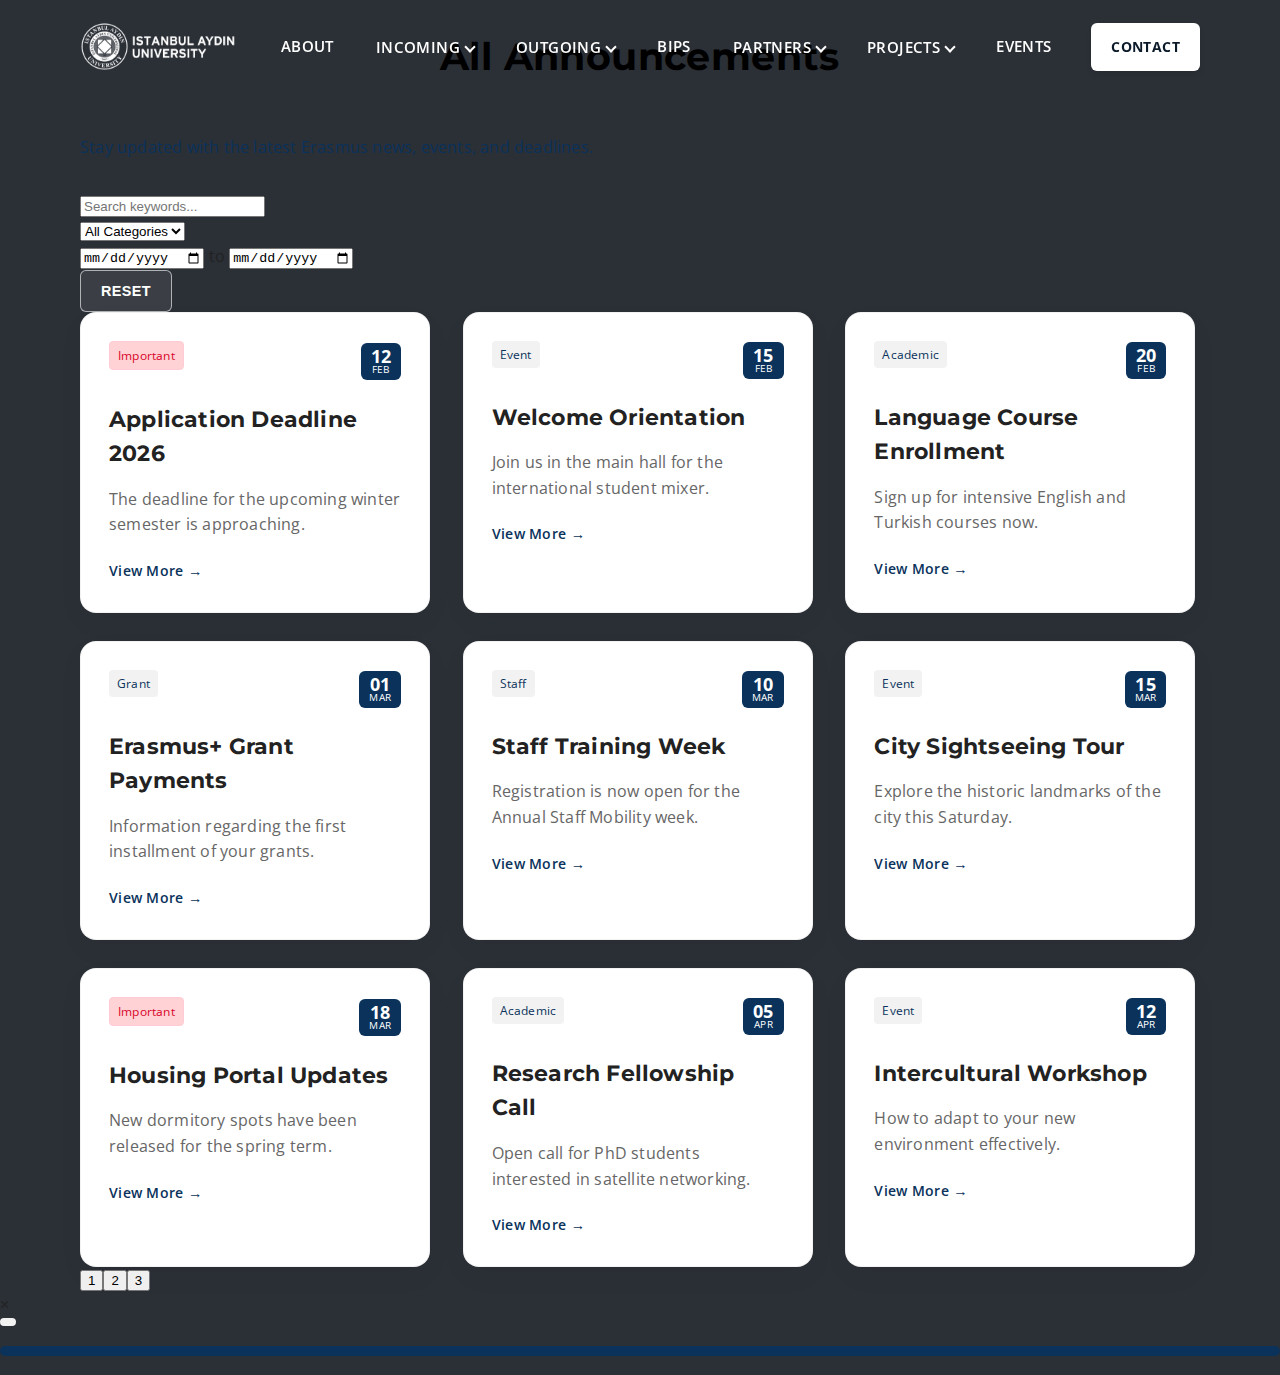
<file: announcements.html>
<!DOCTYPE html>
<html lang="en">



<head>
    <meta charset="UTF-8" />
    <meta name="viewport" content="width=device-width, initial-scale=1.0" />
    <link rel="preconnect" href="https://fonts.googleapis.com">
    <link rel="preconnect" href="https://fonts.gstatic.com" crossorigin>
    <link href="https://fonts.googleapis.com/css2?family=Montserrat:wght@600;700&family=Open+Sans:wght@400;600;700&display=swap" rel="stylesheet">
    <link rel="icon" type="image/png" href="imgs/logos/head.png">
    <link rel="stylesheet" href="assets/css/styles.css">
</head>



<body>
    <header class="site-header announcements-page-header" id="top">
        <div class="container header-inner">
            <!-- Logo -->
            <a class="brand" href="index.html" aria-label="Erasmus Home">
                <img src="imgs/logos/logo.png" alt="Erasmus Logo" class="brand-logo" />
            </a>

            <!-- Mobile menu button -->
            <button class="nav-toggle" type="button" aria-label="Open menu" aria-expanded="false" aria-controls="primary-nav">
      <span class="nav-toggle-bar"></span>
      <span class="nav-toggle-bar"></span>
      <span class="nav-toggle-bar"></span>
    </button>

            <!-- Navigation -->
            <nav class="nav" id="primary-nav" aria-label="Main navigation">
                <ul class="nav-list">

                    <!-- ✅ NEW: About (first on the left) -->
                    <li class="nav-item"><a class="nav-link" href="about.html">About</a></li>

                    <li class="nav-item has-dropdown">
                        <a class="nav-link" href="incoming.html" aria-haspopup="true" aria-expanded="false">Incoming</a>
                        <div class="nav-dropdown dropdown-wide" aria-label="Incoming submenu">
                            <div class="dropdown-grid">
                                <div class="dropdown-section">
                                    <span class="dropdown-title">Students</span>
                                    <a class="dropdown-link" href="incoming.html">Study Mobility</a>
                                    <a class="dropdown-link" href="incoming.html">Traineeship Mobility</a>
                                    <a class="dropdown-link" href="incoming.html">Short-term Mobility</a>
                                    <a class="dropdown-link" href="incoming.html">PhD Short-term Mobility</a>
                                </div>
                                <div class="dropdown-section">
                                    <span class="dropdown-title">Staff</span>
                                    <a class="dropdown-link" href="incoming-staff.html">Teaching Mobility</a>
                                    <a class="dropdown-link" href="incoming-staff.html">Training Mobility</a>
                                </div>
                            </div>
                        </div>
                    </li>
                    <li class="nav-item has-dropdown">
                        <a class="nav-link" href="outgoing.html" aria-haspopup="true" aria-expanded="false">Outgoing</a>
                        <div class="nav-dropdown dropdown-wide" aria-label="Outgoing submenu">
                            <div class="dropdown-grid">
                                <div class="dropdown-section">
                                    <span class="dropdown-title">Students</span>
                                    <a class="dropdown-link" href="outgoing.html">Study Mobility</a>
                                    <a class="dropdown-link" href="outgoing.html">Traineeship Mobility</a>
                                    <a class="dropdown-link" href="outgoing.html">Short-term Mobility</a>
                                    <a class="dropdown-link" href="outgoing.html">PhD Short-term Mobility</a>
                                </div>
                                <div class="dropdown-section">
                                    <span class="dropdown-title">Staff</span>
                                    <a class="dropdown-link" href="outgoing-staff.html">Teaching Mobility</a>
                                    <a class="dropdown-link" href="outgoing-staff.html">Training Mobility</a>
                                </div>
                            </div>
                        </div>
                    </li>
                    <li class="nav-item"><a class="nav-link" href="javascript:void(0)">BIPs</a></li>
                    <li class="nav-item has-dropdown">
                        <a class="nav-link" href="partners.html" aria-haspopup="true" aria-expanded="false">Partners</a>
                        <div class="nav-dropdown" aria-label="Partners submenu">
                            <div class="dropdown-section">
                                <a class="dropdown-link" href="partners.html">List of Partners</a>
                                <a class="dropdown-link" href="javascript:void(0)">Partner with us!</a>
                            </div>
                        </div>
                    </li>
                    <li class="nav-item has-dropdown">
                        <a class="nav-link" href="javascript:void(0)" aria-haspopup="true" aria-expanded="false">Projects</a>
                        <div class="nav-dropdown" aria-label="Projects submenu">
                            <div class="dropdown-section">
                                <a class="dropdown-link" href="javascript:void(0)">KA171</a>
                                <a class="dropdown-link" href="javascript:void(0)">KA2</a>
                            </div>
                        </div>
                    </li>
                    <li class="nav-item"><a class="nav-link" href="javascript:void(0)">Events</a></li>
                </ul>
            </nav>

            <!-- Right CTA -->
            <a class="btn btn-contact" href="#contact">Contact</a>
        </div>
    </header>


    <main class="announcements-page">
        <div class="container">
            <div class="section-header">
                <h1 class="section-title">All Announcements</h1>
                <p class="section-subtitle">Stay updated with the latest Erasmus news, events, and deadlines.</p>
            </div>

            <div class="filter-bar">
                <div class="search-group">
                    <input type="text" id="searchInput" placeholder="Search keywords...">
                </div>
                <div class="filter-group">
                    <select id="categoryFilter">
                    <option value="All">All Categories</option>
                    <option value="Important">Important</option>
                    <option value="Event">Event</option>
                    <option value="Grant">Grant</option>
                    <option value="Staff">Staff</option>
                </select>
                </div>
                <div class="date-group">
                    <input type="date" id="startDate" aria-label="Start Date">
                    <span>to</span>
                    <input type="date" id="endDate" aria-label="End Date">
                </div>
                <button id="resetFilters" class="btn btn-ghost">Reset</button>
            </div>

            <div class="announcements-grid" id="announcementsGrid">
            </div>

            <div class="pagination" id="paginationControls">
            </div>
        </div>
    </main>

    <div id="announcementModal" class="modal">
        <div class="modal-content">
            <span class="close-modal">&times;</span>
            <div class="modal-header">
                <span id="modalTag" class="card-tag"></span>
                <div id="modalDate" class="modern-date"></div>
            </div>
            <h2 id="modalTitle"></h2>
            <div id="modalBody" class="modal-body"></div>
        </div>
    </div>

    <script src="assets/js/announce.js"></script>


</body>

</html>
</file>
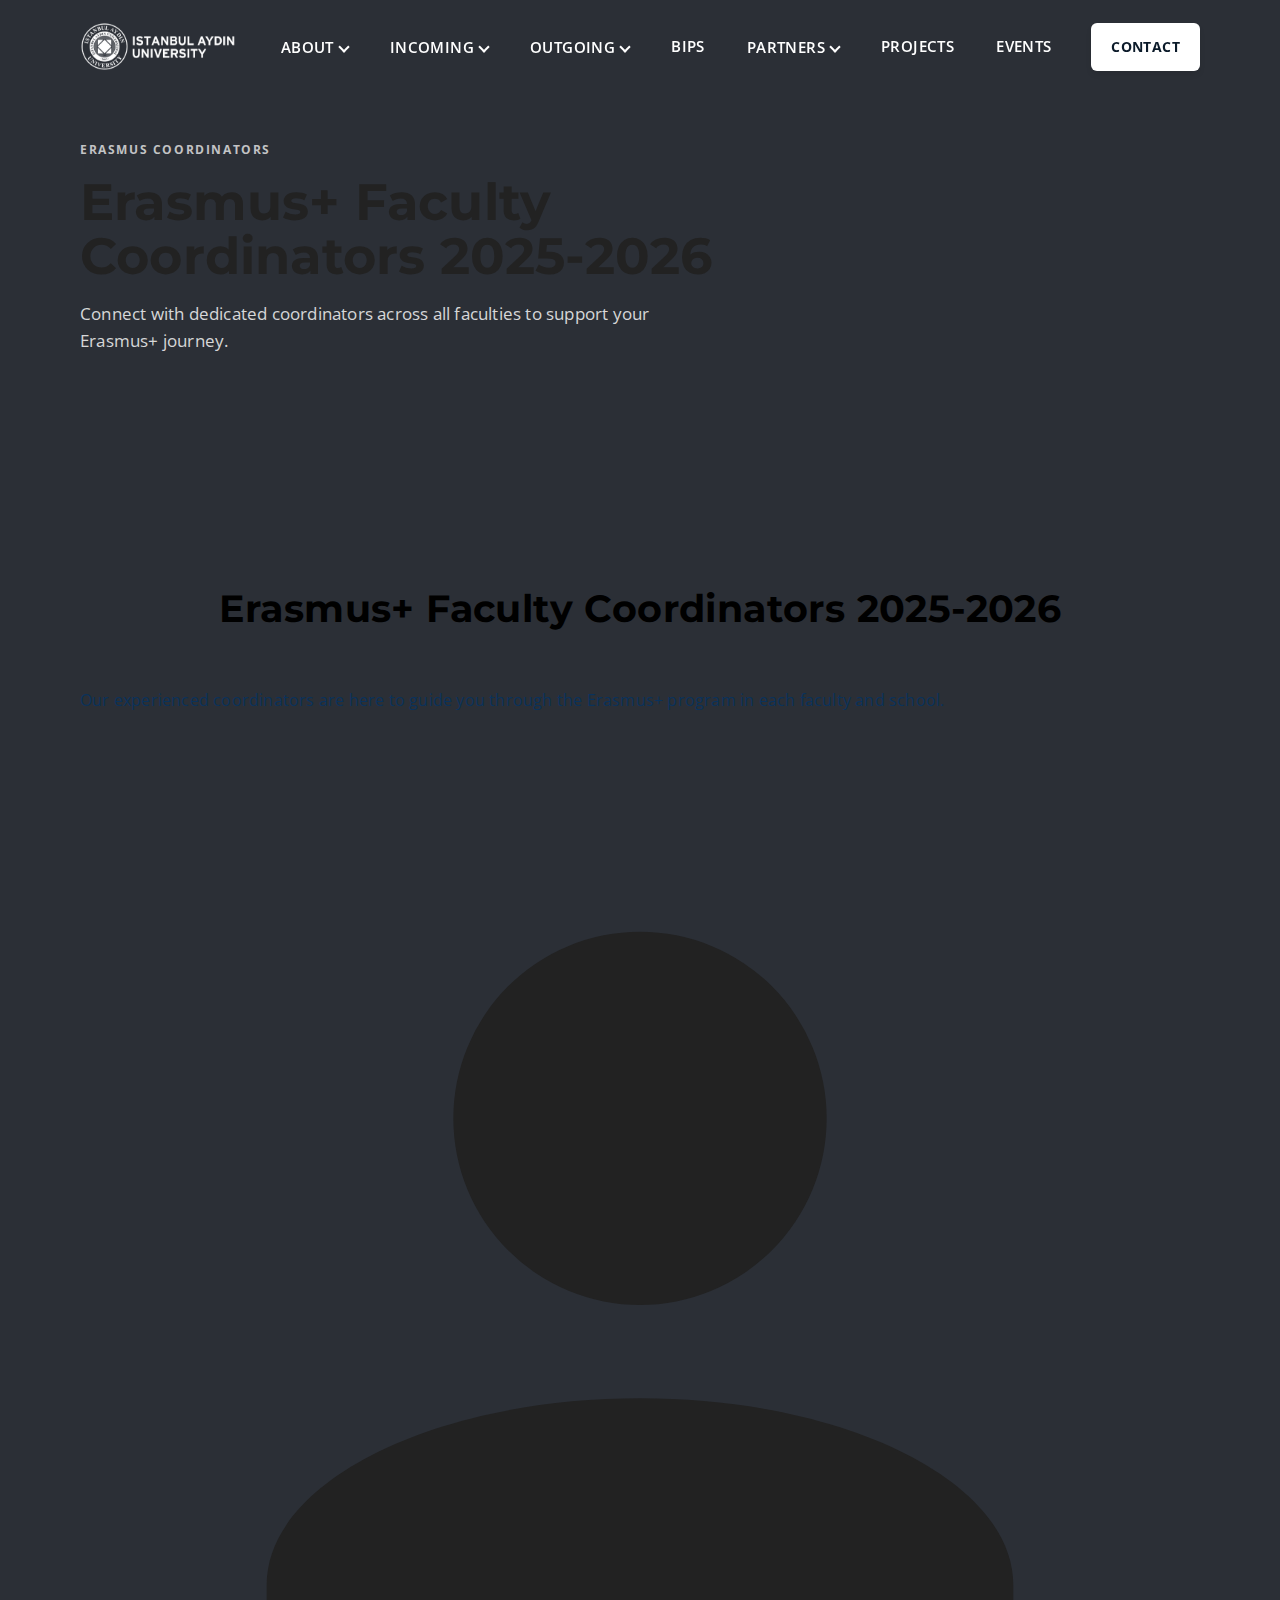
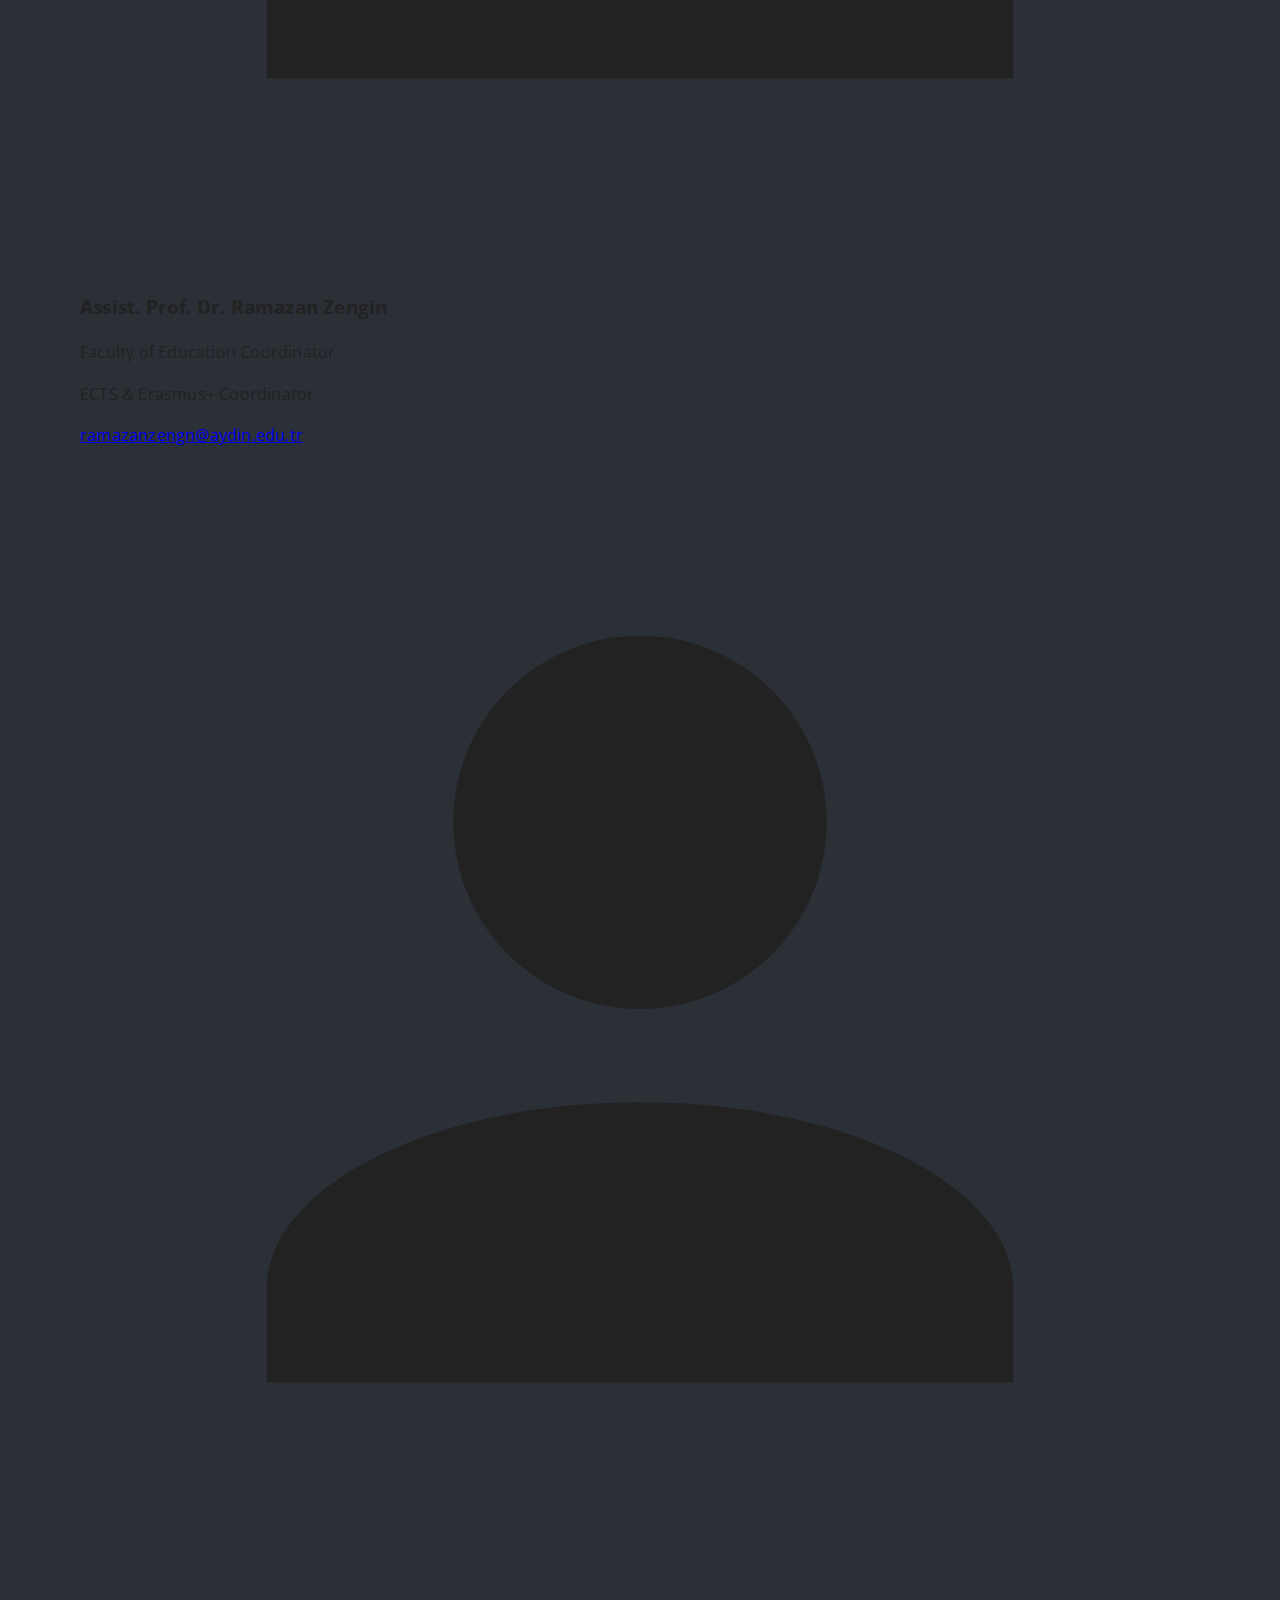
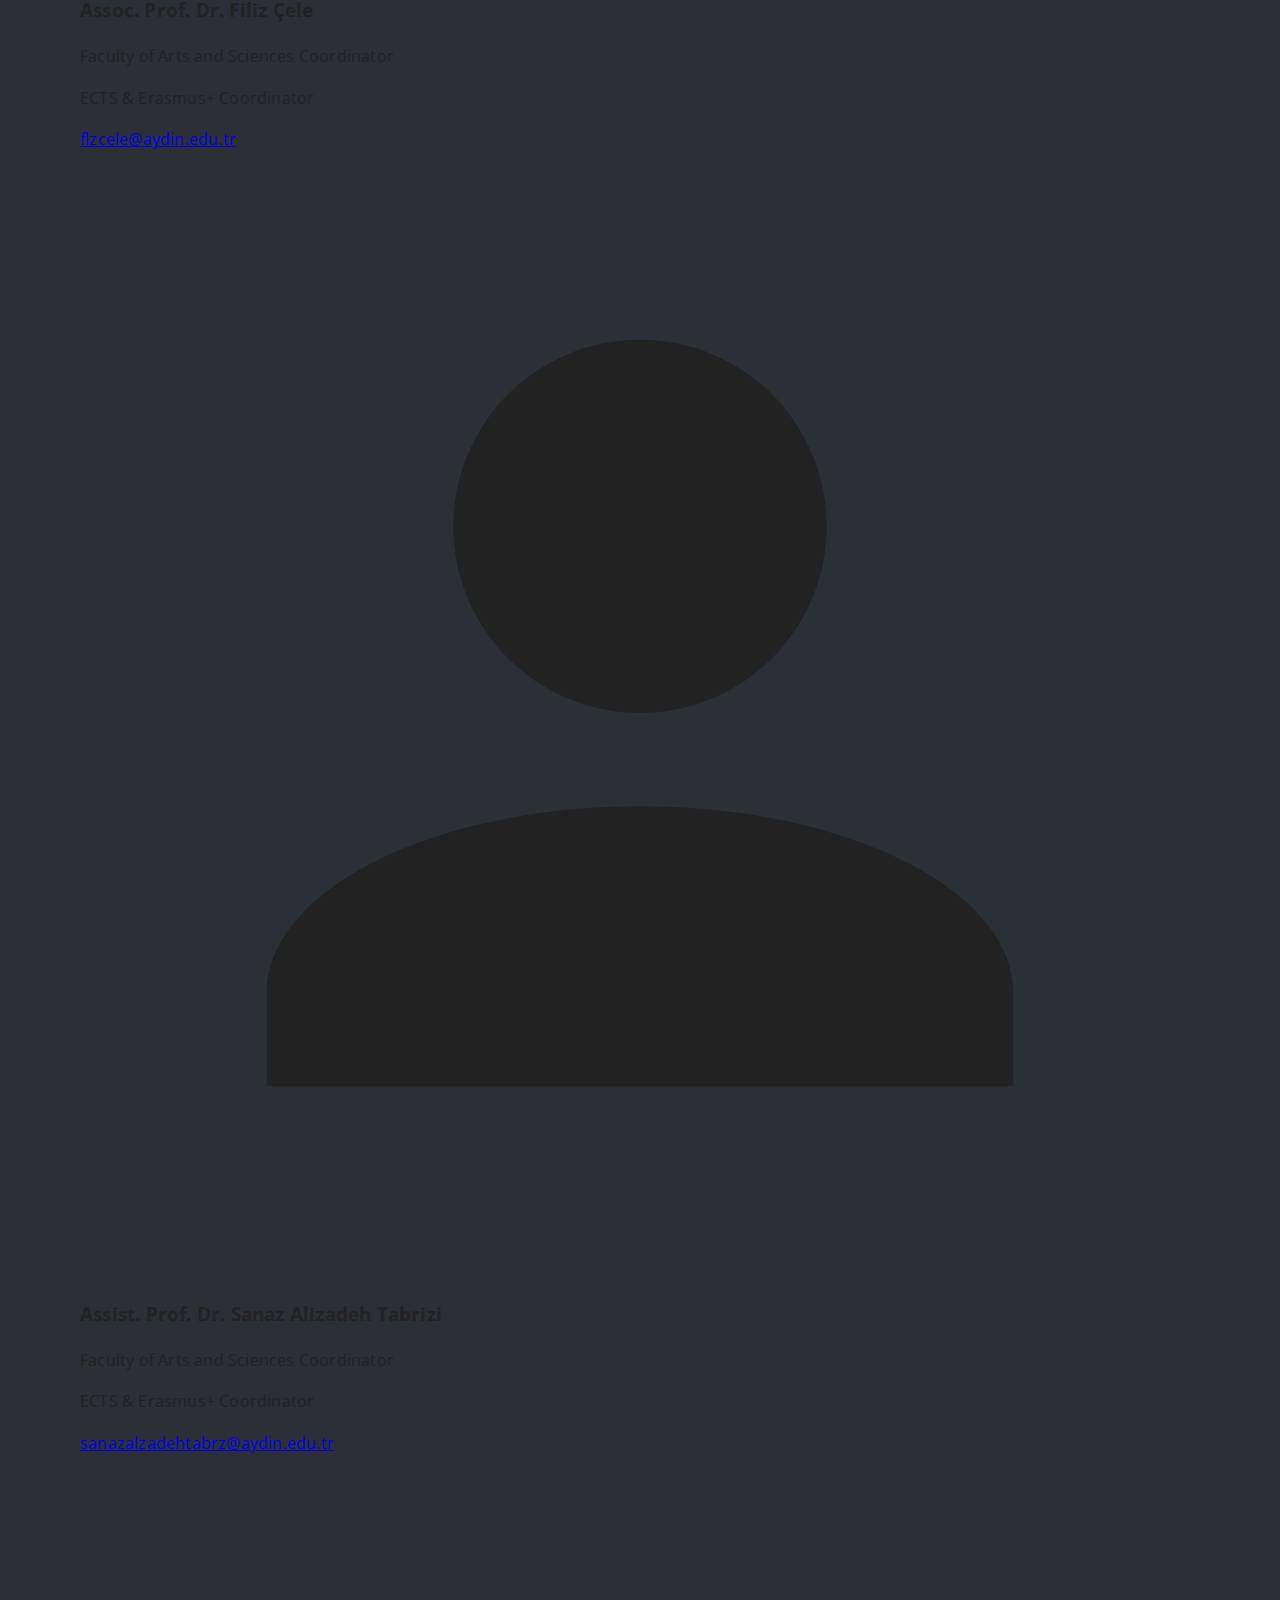
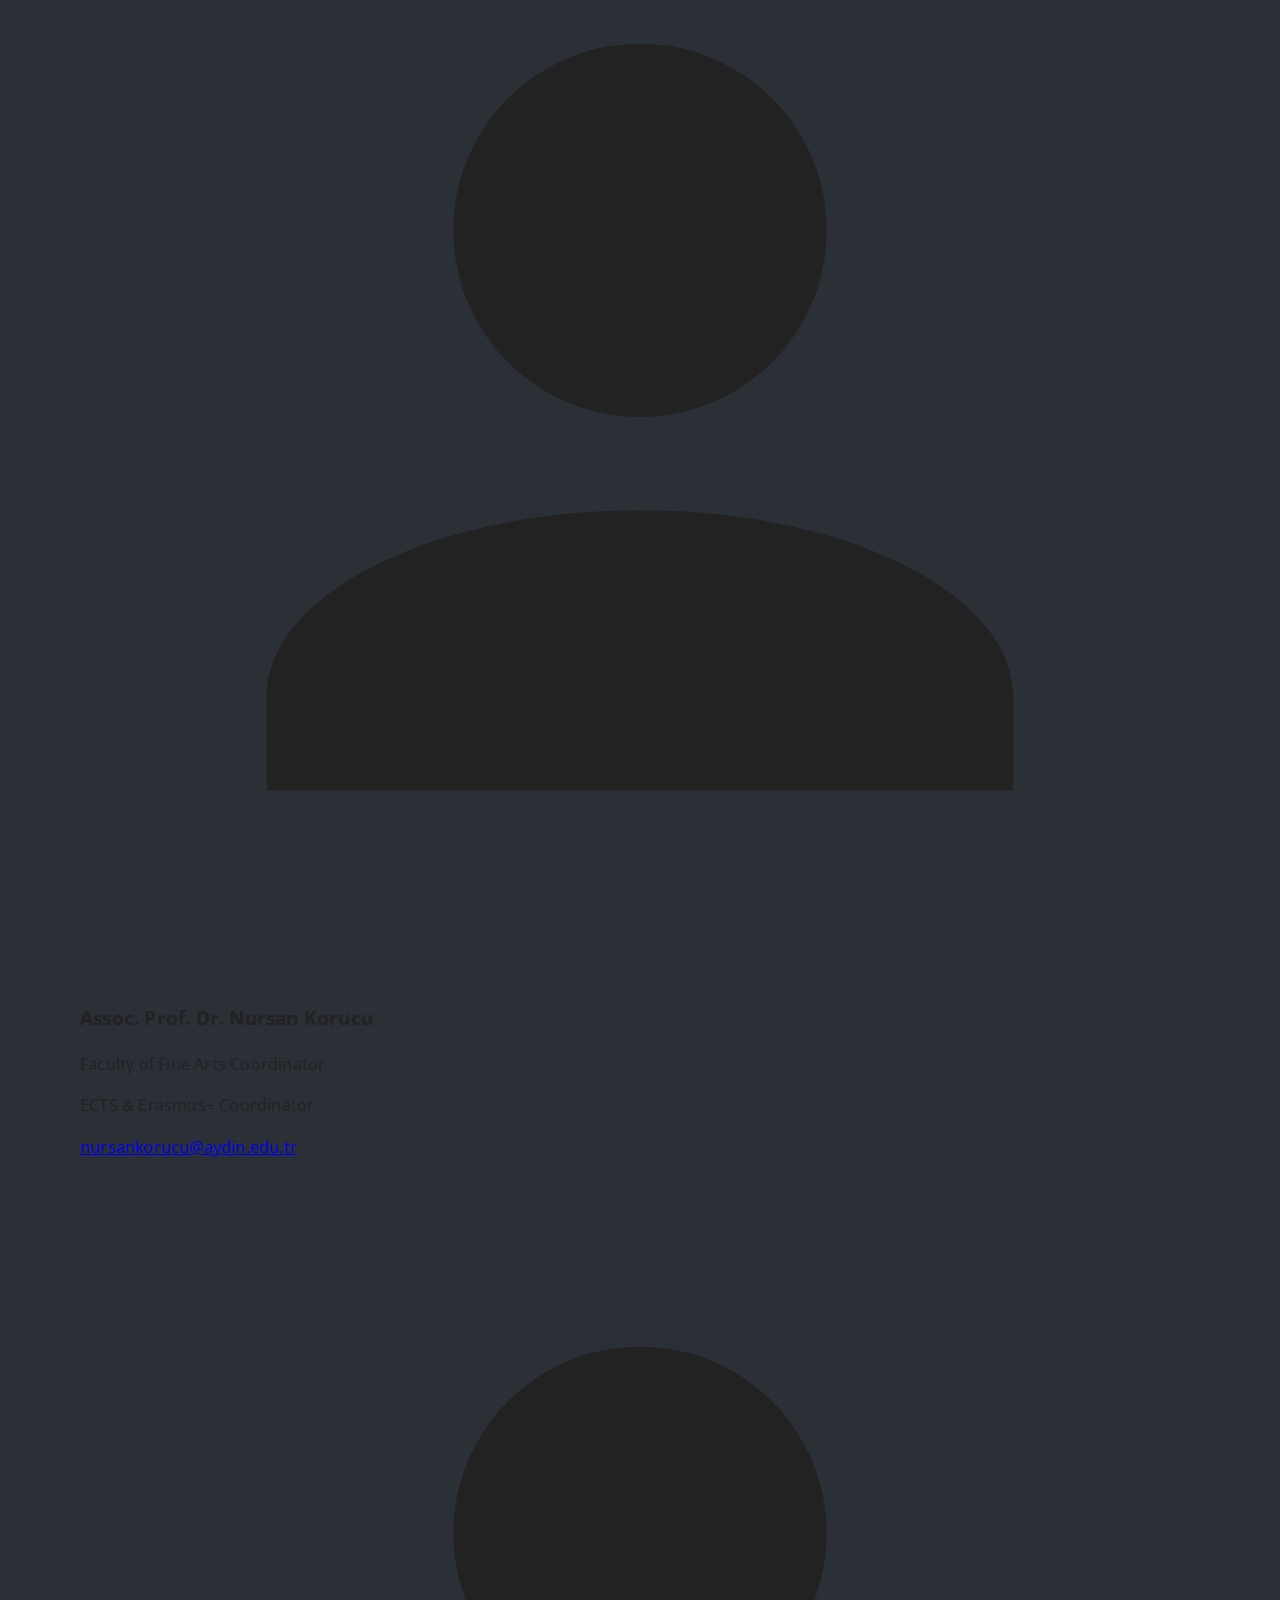
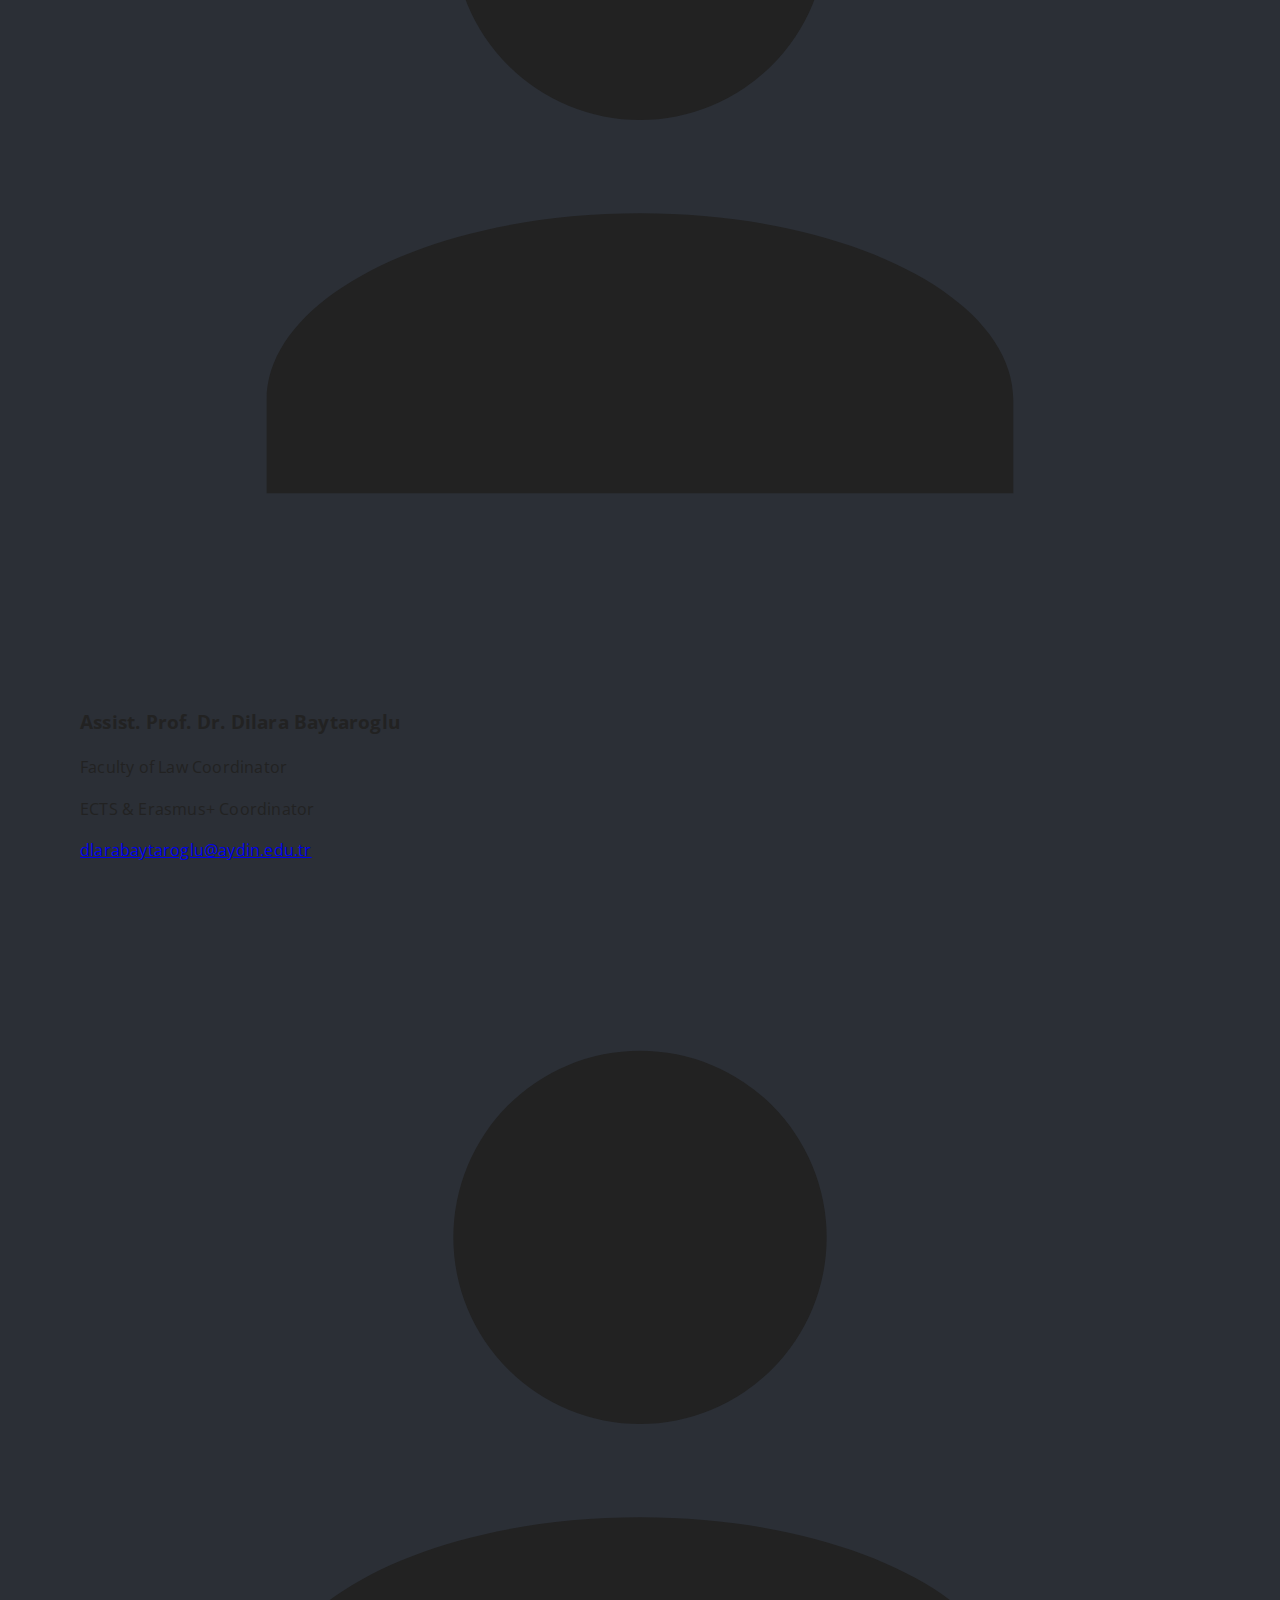
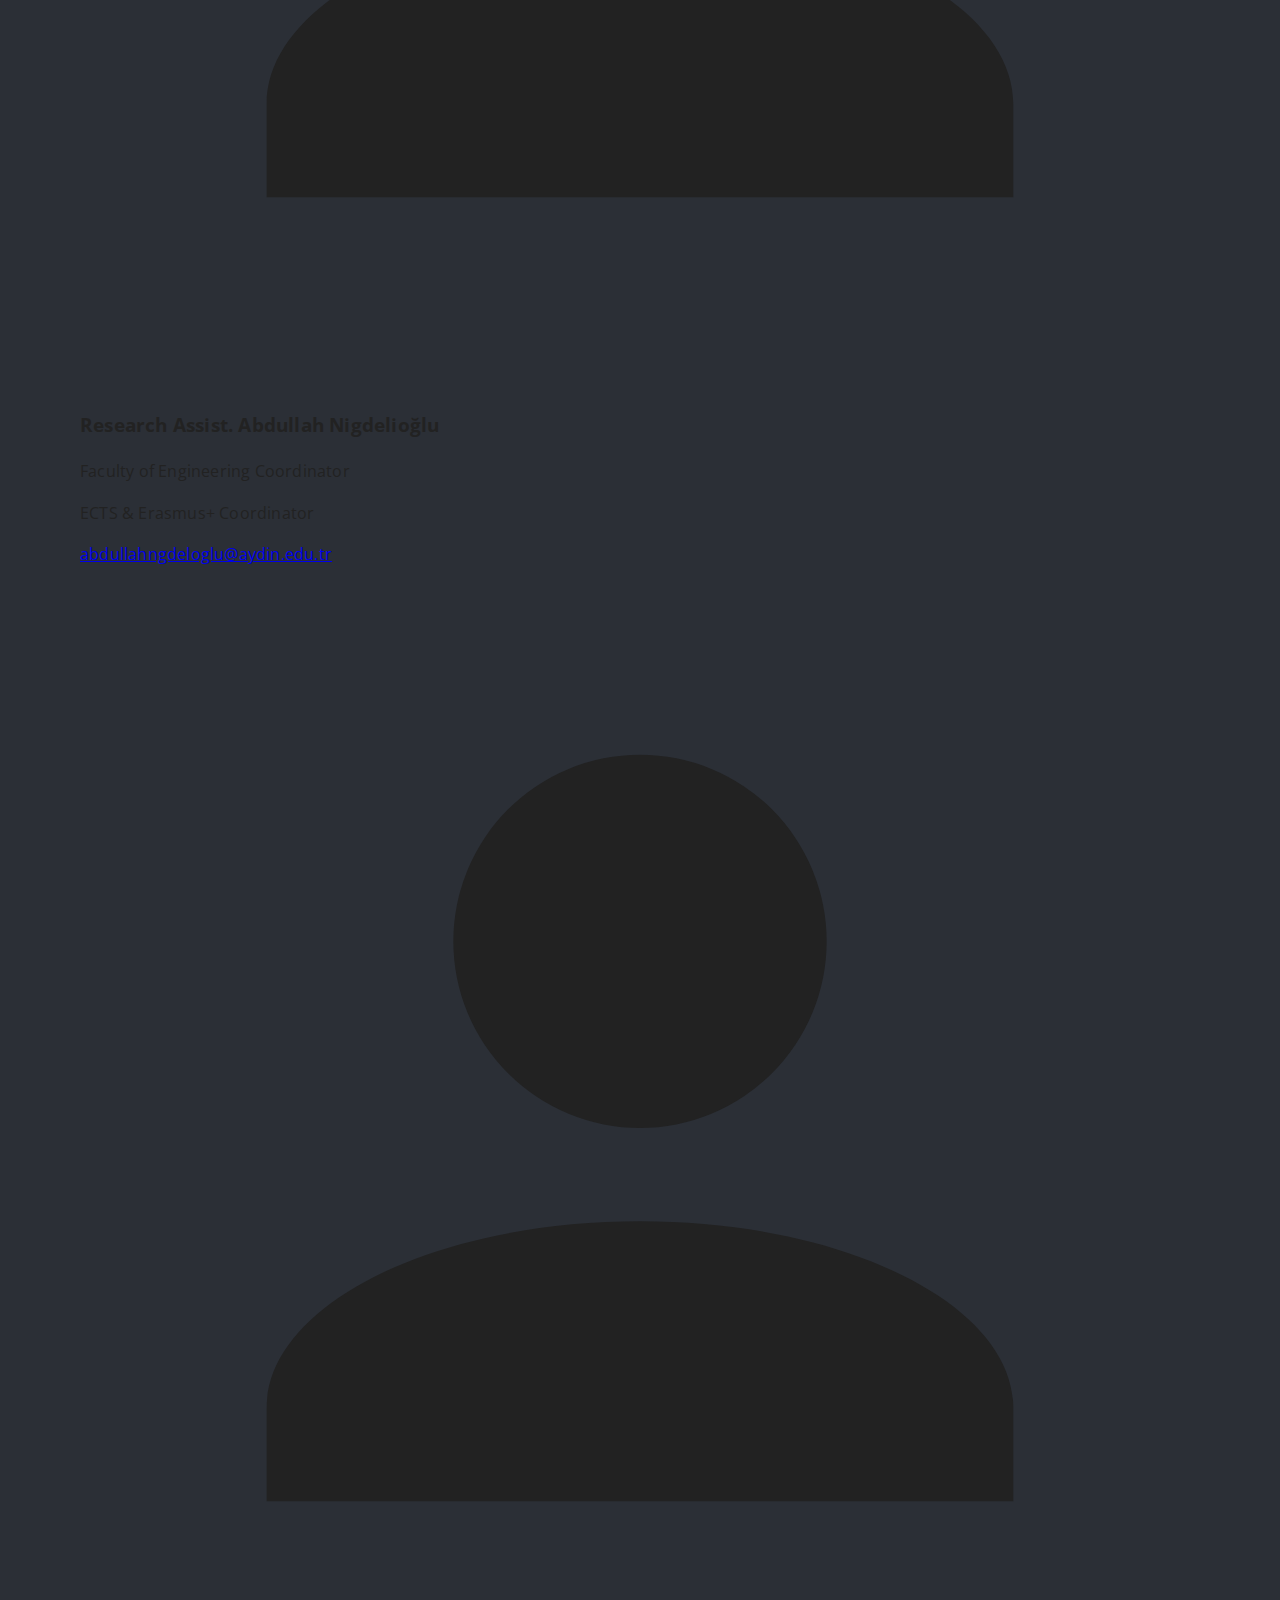
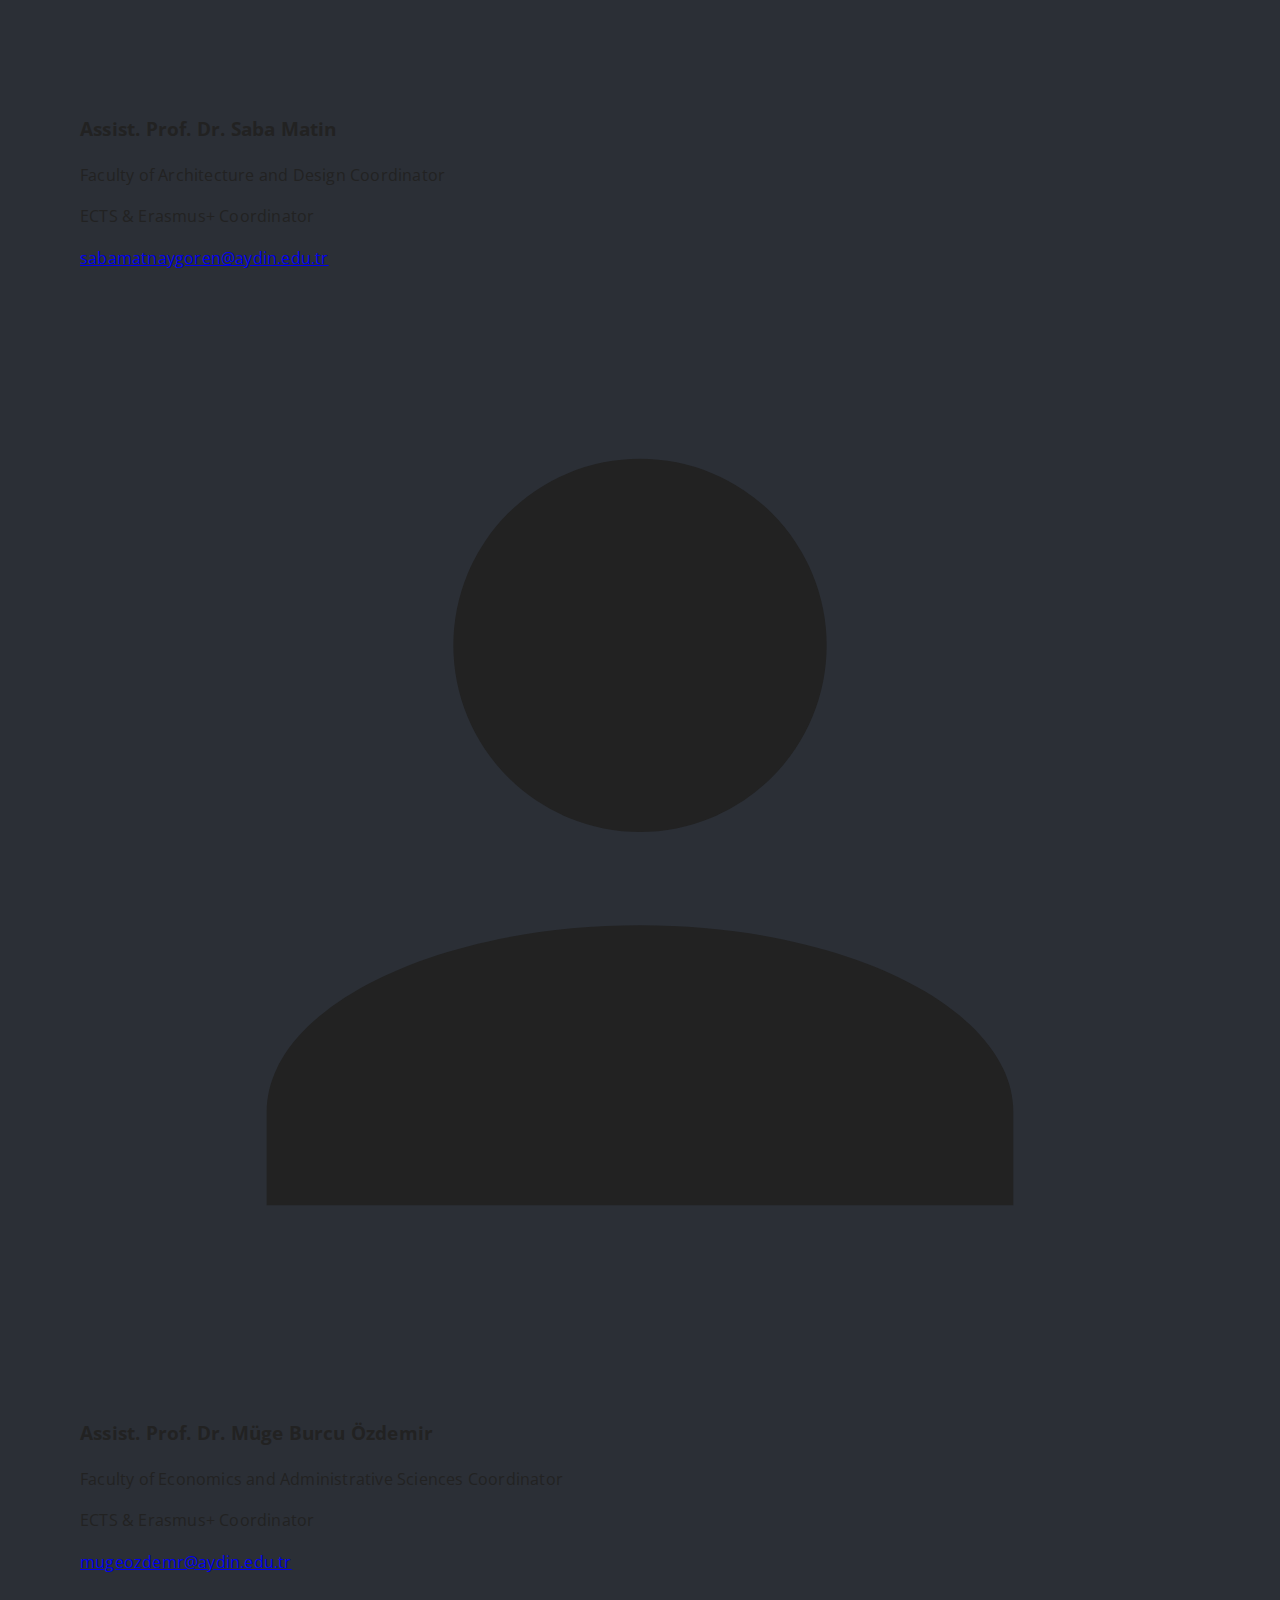
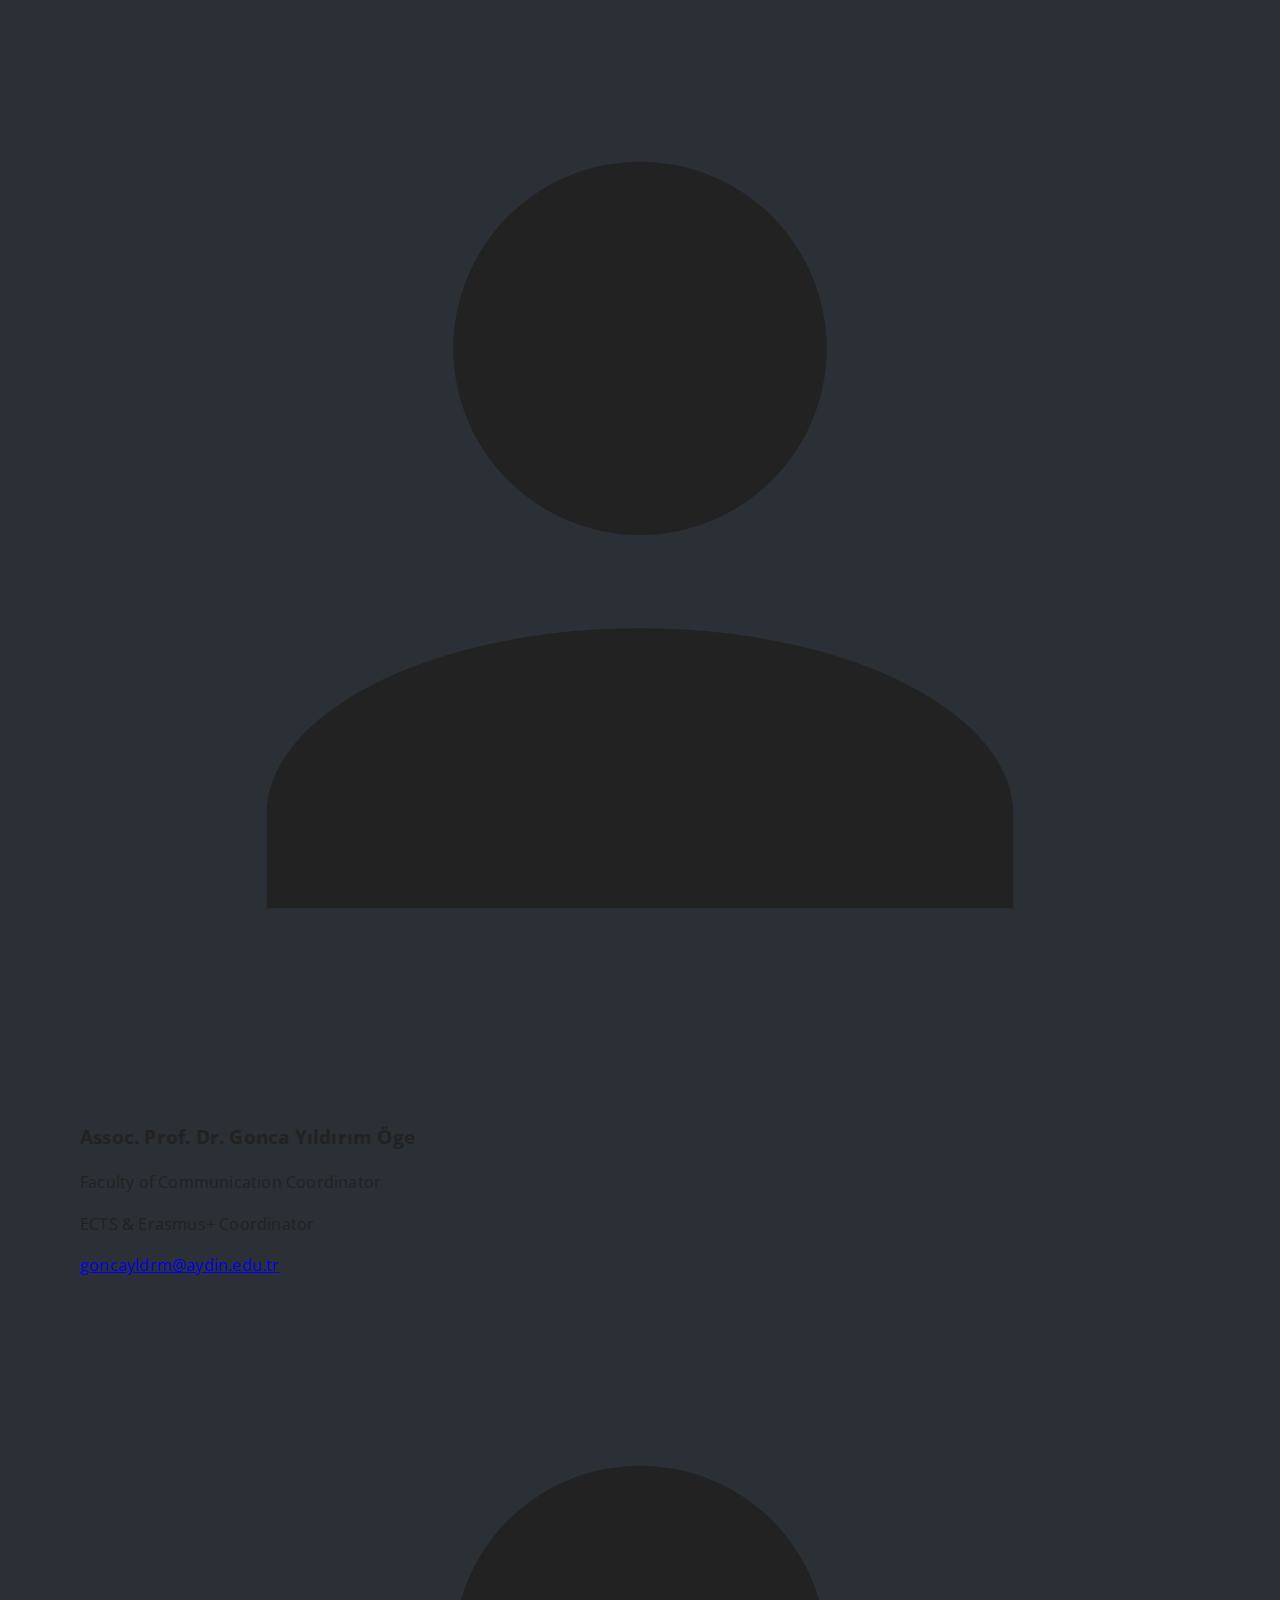
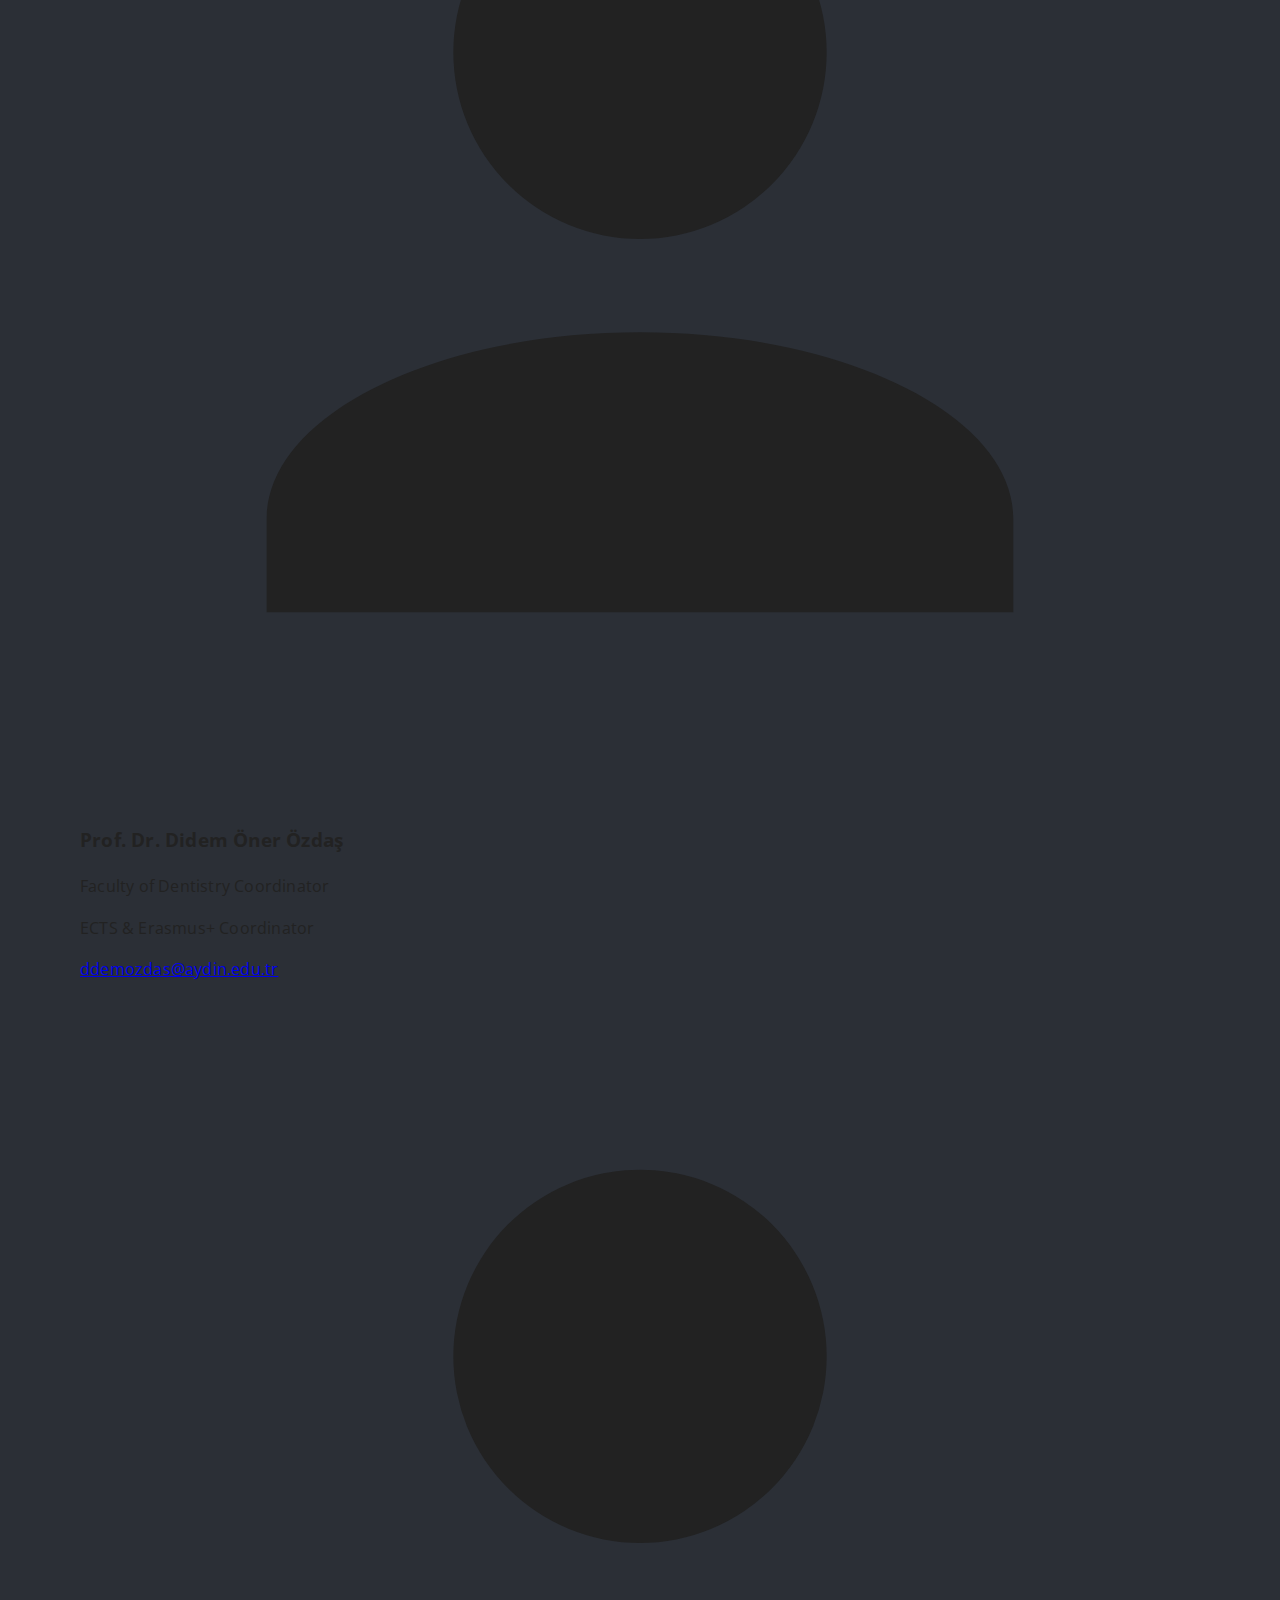
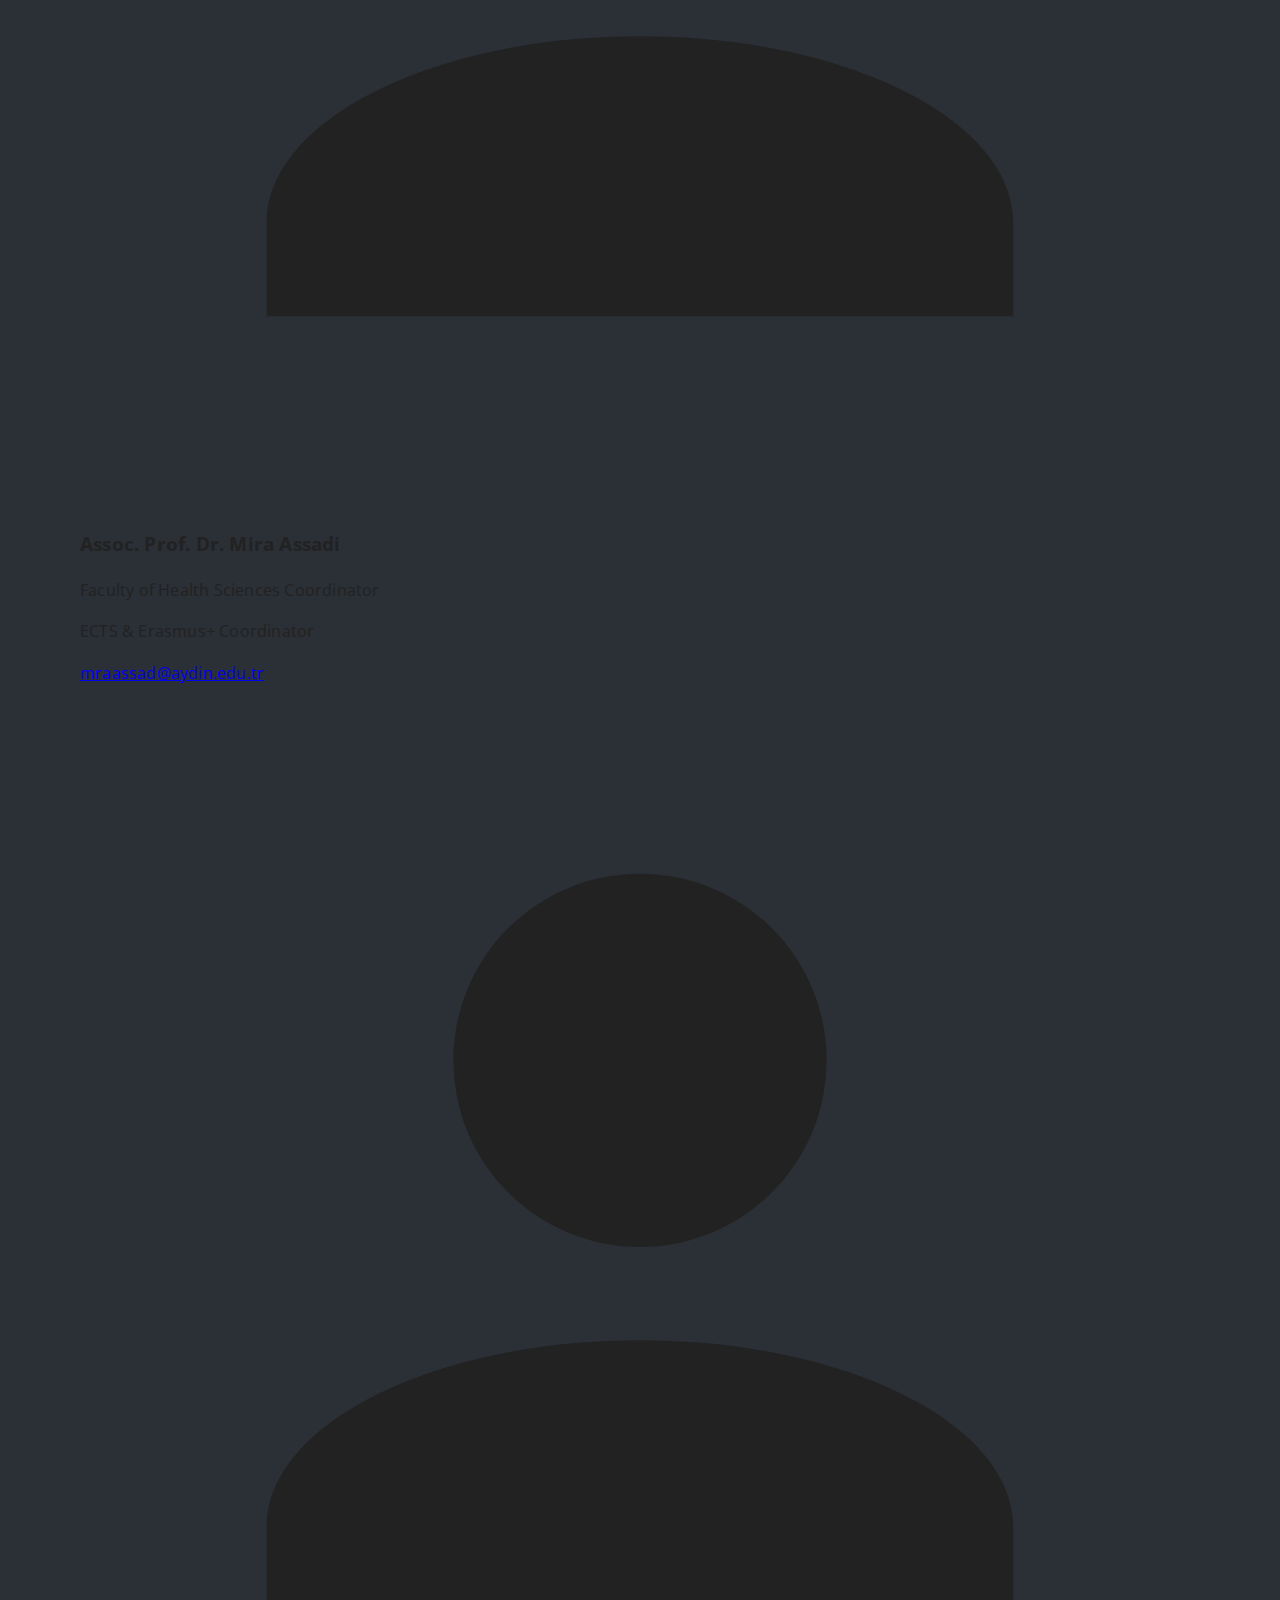
<file: faculty-coordinators.html>
<!DOCTYPE html>
<html lang="en">

<head>
  <meta charset="UTF-8" />
  <meta name="viewport" content="width=device-width, initial-scale=1.0" />

  <link rel="preconnect" href="https://fonts.googleapis.com">
  <link rel="preconnect" href="https://fonts.gstatic.com" crossorigin>
  <link href="https://fonts.googleapis.com/css2?family=Montserrat:wght@600;700&family=Open+Sans:wght@400;600;700&display=swap" rel="stylesheet">

  <link rel="icon" type="image/png" href="imgs/logos/head.png">
  <link rel="stylesheet" href="assets/css/styles.css">

  <title>Faculty Coordinators | Erasmus</title>
</head>

<body class="about-body">
  <!-- ================= HEADER ================= -->
  <header class="site-header" id="top">
    <div class="container header-inner">

      <!-- Logo -->
      <a class="brand" href="index.html" aria-label="Erasmus Home">
        <img src="imgs/logos/logo.png" alt="Erasmus Logo" class="brand-logo" />
      </a>

      <!-- Mobile menu button -->
      <button
        class="nav-toggle"
        type="button"
        aria-label="Open menu"
        aria-expanded="false"
        aria-controls="primary-nav"
      >
        <span class="nav-toggle-bar"></span>
        <span class="nav-toggle-bar"></span>
        <span class="nav-toggle-bar"></span>
      </button>

      <!-- Navigation -->
      <nav class="nav" id="primary-nav" aria-label="Main navigation">
        <ul class="nav-list">

          <!-- About -->
          <li class="nav-item has-dropdown">
            <a class="nav-link" href="about.html" aria-haspopup="true" aria-expanded="false">About</a>
            <div class="nav-dropdown dropdown-wide" aria-label="About submenu">
              <div class="dropdown-grid">
                <div class="dropdown-section">
                  <a class="dropdown-link" href="about.html?section=institutional">Institutional</a>
                  <a class="dropdown-link" href="about.html?section=erasmus">Erasmus+</a>
                  <a class="dropdown-link" href="about.html?section=semp">Swiss-EM</a>
                </div>
                <div class="dropdown-section">
                  <a class="dropdown-link" href="about.html?section=studentclub">Student Club</a>
                  <a class="dropdown-link" href="about.html?section=legislation">Legislation</a>
                  <a class="dropdown-link" href="about.html?section=media">Media Center</a>
                </div>
              </div>
            </div>
          </li>

          <!-- Incoming -->
          <li class="nav-item has-dropdown">
            <a class="nav-link" href="incoming.html" aria-haspopup="true" aria-expanded="false">Incoming</a>
            <div class="nav-dropdown dropdown-wide" aria-label="Incoming submenu">
              <div class="dropdown-grid">

                <div class="dropdown-section">
                  <span class="dropdown-title">Students</span>
                  <a class="dropdown-link" href="incoming.html">Study Mobility</a>
                  <a class="dropdown-link" href="incoming.html">Traineeship Mobility</a>
                  <a class="dropdown-link" href="incoming.html">Short-term Mobility</a>
                  <a class="dropdown-link" href="incoming.html">PhD Short-term Mobility</a>
                </div>

                <div class="dropdown-section">
                  <span class="dropdown-title">Staff</span>
                  <a class="dropdown-link" href="incoming-staff.html">Teaching Mobility</a>
                  <a class="dropdown-link" href="incoming-staff.html">Training Mobility</a>
                  <a class="dropdown-link" href="outgoing-staff.html">KA171 Teaching Mobility</a>
                  <a class="dropdown-link" href="outgoing-staff.html">KA171 Training Mobility</a>
                </div>

              </div>
            </div>
          </li>

          <!-- Outgoing -->
          <li class="nav-item has-dropdown">
            <a class="nav-link" href="outgoing.html" aria-haspopup="true" aria-expanded="false">Outgoing</a>
            <div class="nav-dropdown dropdown-wide" aria-label="Outgoing submenu">
              <div class="dropdown-grid">

                <div class="dropdown-section">
                  <span class="dropdown-title">Students</span>
                  <a class="dropdown-link" href="outgoing.html">Study Mobility</a>
                  <a class="dropdown-link" href="outgoing.html">Traineeship Mobility</a>
                  <a class="dropdown-link" href="outgoing.html">Short-term Mobility</a>
                  <a class="dropdown-link" href="outgoing.html">PhD Short-term Mobility</a>
                </div>

                <div class="dropdown-section">
                  <span class="dropdown-title">Staff</span>
                  <a class="dropdown-link" href="outgoing-staff.html">Teaching Mobility</a>
                  <a class="dropdown-link" href="outgoing-staff.html">Training Mobility</a>
                  <a class="dropdown-link" href="outgoing-staff.html">KA171 Teaching Mobility</a>
                  <a class="dropdown-link" href="outgoing-staff.html">KA171 Training Mobility</a>
                </div>

              </div>
            </div>
          </li>

          <li class="nav-item">
            <a class="nav-link" href="javascript:void(0)">BIPs</a>
          </li>

          <!-- Partners -->
          <li class="nav-item has-dropdown">
            <a class="nav-link" href="partners.html" aria-haspopup="true" aria-expanded="false">Partners</a>
            <div class="nav-dropdown" aria-label="Partners submenu">
              <div class="dropdown-section">
                <a class="dropdown-link" href="partners.html">List of Partners</a>
                <a class="dropdown-link" href="javascript:void(0)">Partner with us!</a>
              </div>
            </div>
          </li>

          <li class="nav-item">
            <a class="nav-link" href="javascript:void(0)">Projects</a>
          </li>

          <li class="nav-item">
            <a class="nav-link" href="javascript:void(0)">Events</a>
          </li>

        </ul>
      </nav>

      <!-- Right CTA -->
      <a class="btn btn-contact" href="#contact">Contact</a>

    </div>
  </header>

  <main>
    <section class="hero-section coordinators-hero">
      <div class="container">
        <div class="hero-content">
          <p class="hero-label">Erasmus Coordinators</p>
          <h1 class="hero-title">Erasmus+ Faculty Coordinators 2025-2026</h1>
          <p class="hero-subtitle">Connect with dedicated coordinators across all faculties to support your Erasmus+ journey.</p>
        </div>
      </div>
    </section>

    <section class="coordinators-section">
      <div class="container">
        <div class="section-header">
          <h2 class="section-title">Erasmus+ Faculty Coordinators 2025-2026</h2>
          <p class="section-subtitle">Our experienced coordinators are here to guide you through the Erasmus+ program in each faculty and school.</p>
        </div>

        <div class="coordinators-grid">
          <!-- Coordinator Cards -->
          <div class="coordinator-card">
            <div class="coordinator-avatar">
              <svg viewBox="0 0 24 24" aria-hidden="true"><path fill="currentColor" d="M12 12a4 4 0 1 0-4-4 4 4 0 0 0 4 4zm0 2c-4.42 0-8 1.79-8 4v2h16v-2c0-2.21-3.58-4-8-4z"/></svg>
            </div>
            <div class="coordinator-info">
              <h3 class="coordinator-name">Assist. Prof. Dr. Ramazan Zengin</h3>
              <p class="coordinator-position">Faculty of Education Coordinator</p>
              <p class="coordinator-department">ECTS & Erasmus+ Coordinator</p>
              <a href="mailto:ramazanzengn@aydin.edu.tr" class="coordinator-email">ramazanzengn@aydin.edu.tr</a>
            </div>
          </div>

          <div class="coordinator-card">
            <div class="coordinator-avatar">
              <svg viewBox="0 0 24 24" aria-hidden="true"><path fill="currentColor" d="M12 12a4 4 0 1 0-4-4 4 4 0 0 0 4 4zm0 2c-4.42 0-8 1.79-8 4v2h16v-2c0-2.21-3.58-4-8-4z"/></svg>
            </div>
            <div class="coordinator-info">
              <h3 class="coordinator-name">Assoc. Prof. Dr. Filiz Çele</h3>
              <p class="coordinator-position">Faculty of Arts and Sciences Coordinator</p>
              <p class="coordinator-department">ECTS & Erasmus+ Coordinator</p>
              <a href="mailto:flzcele@aydin.edu.tr" class="coordinator-email">flzcele@aydin.edu.tr</a>
            </div>
          </div>

          <div class="coordinator-card">
            <div class="coordinator-avatar">
              <svg viewBox="0 0 24 24" aria-hidden="true"><path fill="currentColor" d="M12 12a4 4 0 1 0-4-4 4 4 0 0 0 4 4zm0 2c-4.42 0-8 1.79-8 4v2h16v-2c0-2.21-3.58-4-8-4z"/></svg>
            </div>
            <div class="coordinator-info">
              <h3 class="coordinator-name">Assist. Prof. Dr. Sanaz Alizadeh Tabrizi</h3>
              <p class="coordinator-position">Faculty of Arts and Sciences Coordinator</p>
              <p class="coordinator-department">ECTS & Erasmus+ Coordinator</p>
              <a href="mailto:sanazalzadehtabrz@aydin.edu.tr" class="coordinator-email">sanazalzadehtabrz@aydin.edu.tr</a>
            </div>
          </div>

          <div class="coordinator-card">
            <div class="coordinator-avatar">
              <svg viewBox="0 0 24 24" aria-hidden="true"><path fill="currentColor" d="M12 12a4 4 0 1 0-4-4 4 4 0 0 0 4 4zm0 2c-4.42 0-8 1.79-8 4v2h16v-2c0-2.21-3.58-4-8-4z"/></svg>
            </div>
            <div class="coordinator-info">
              <h3 class="coordinator-name">Assoc. Prof. Dr. Nursan Korucu</h3>
              <p class="coordinator-position">Faculty of Fine Arts Coordinator</p>
              <p class="coordinator-department">ECTS & Erasmus+ Coordinator</p>
              <a href="mailto:nursankorucu@aydin.edu.tr" class="coordinator-email">nursankorucu@aydin.edu.tr</a>
            </div>
          </div>

          <div class="coordinator-card">
            <div class="coordinator-avatar">
              <svg viewBox="0 0 24 24" aria-hidden="true"><path fill="currentColor" d="M12 12a4 4 0 1 0-4-4 4 4 0 0 0 4 4zm0 2c-4.42 0-8 1.79-8 4v2h16v-2c0-2.21-3.58-4-8-4z"/></svg>
            </div>
            <div class="coordinator-info">
              <h3 class="coordinator-name">Assist. Prof. Dr. Dilara Baytaroglu</h3>
              <p class="coordinator-position">Faculty of Law Coordinator</p>
              <p class="coordinator-department">ECTS & Erasmus+ Coordinator</p>
              <a href="mailto:dlarabaytaroglu@aydin.edu.tr" class="coordinator-email">dlarabaytaroglu@aydin.edu.tr</a>
            </div>
          </div>

          <div class="coordinator-card">
            <div class="coordinator-avatar">
              <svg viewBox="0 0 24 24" aria-hidden="true"><path fill="currentColor" d="M12 12a4 4 0 1 0-4-4 4 4 0 0 0 4 4zm0 2c-4.42 0-8 1.79-8 4v2h16v-2c0-2.21-3.58-4-8-4z"/></svg>
            </div>
            <div class="coordinator-info">
              <h3 class="coordinator-name">Research Assist. Abdullah Nigdelioğlu</h3>
              <p class="coordinator-position">Faculty of Engineering Coordinator</p>
              <p class="coordinator-department">ECTS & Erasmus+ Coordinator</p>
              <a href="mailto:abdullahngdeloglu@aydin.edu.tr" class="coordinator-email">abdullahngdeloglu@aydin.edu.tr</a>
            </div>
          </div>

          <div class="coordinator-card">
            <div class="coordinator-avatar">
              <svg viewBox="0 0 24 24" aria-hidden="true"><path fill="currentColor" d="M12 12a4 4 0 1 0-4-4 4 4 0 0 0 4 4zm0 2c-4.42 0-8 1.79-8 4v2h16v-2c0-2.21-3.58-4-8-4z"/></svg>
            </div>
            <div class="coordinator-info">
              <h3 class="coordinator-name">Assist. Prof. Dr. Saba Matin</h3>
              <p class="coordinator-position">Faculty of Architecture and Design Coordinator</p>
              <p class="coordinator-department">ECTS & Erasmus+ Coordinator</p>
              <a href="mailto:sabamatnaygoren@aydin.edu.tr" class="coordinator-email">sabamatnaygoren@aydin.edu.tr</a>
            </div>
          </div>

          <div class="coordinator-card">
            <div class="coordinator-avatar">
              <svg viewBox="0 0 24 24" aria-hidden="true"><path fill="currentColor" d="M12 12a4 4 0 1 0-4-4 4 4 0 0 0 4 4zm0 2c-4.42 0-8 1.79-8 4v2h16v-2c0-2.21-3.58-4-8-4z"/></svg>
            </div>
            <div class="coordinator-info">
              <h3 class="coordinator-name">Assist. Prof. Dr. Müge Burcu Özdemir</h3>
              <p class="coordinator-position">Faculty of Economics and Administrative Sciences Coordinator</p>
              <p class="coordinator-department">ECTS & Erasmus+ Coordinator</p>
              <a href="mailto:mugeozdemr@aydin.edu.tr" class="coordinator-email">mugeozdemr@aydin.edu.tr</a>
            </div>
          </div>

          <div class="coordinator-card">
            <div class="coordinator-avatar">
              <svg viewBox="0 0 24 24" aria-hidden="true"><path fill="currentColor" d="M12 12a4 4 0 1 0-4-4 4 4 0 0 0 4 4zm0 2c-4.42 0-8 1.79-8 4v2h16v-2c0-2.21-3.58-4-8-4z"/></svg>
            </div>
            <div class="coordinator-info">
              <h3 class="coordinator-name">Assoc. Prof. Dr. Gonca Yıldırım Öge</h3>
              <p class="coordinator-position">Faculty of Communication Coordinator</p>
              <p class="coordinator-department">ECTS & Erasmus+ Coordinator</p>
              <a href="mailto:goncayldrm@aydin.edu.tr" class="coordinator-email">goncayldrm@aydin.edu.tr</a>
            </div>
          </div>

          <div class="coordinator-card">
            <div class="coordinator-avatar">
              <svg viewBox="0 0 24 24" aria-hidden="true"><path fill="currentColor" d="M12 12a4 4 0 1 0-4-4 4 4 0 0 0 4 4zm0 2c-4.42 0-8 1.79-8 4v2h16v-2c0-2.21-3.58-4-8-4z"/></svg>
            </div>
            <div class="coordinator-info">
              <h3 class="coordinator-name">Prof. Dr. Didem Öner Özdaş</h3>
              <p class="coordinator-position">Faculty of Dentistry Coordinator</p>
              <p class="coordinator-department">ECTS & Erasmus+ Coordinator</p>
              <a href="mailto:ddemozdas@aydin.edu.tr" class="coordinator-email">ddemozdas@aydin.edu.tr</a>
            </div>
          </div>

          <div class="coordinator-card">
            <div class="coordinator-avatar">
              <svg viewBox="0 0 24 24" aria-hidden="true"><path fill="currentColor" d="M12 12a4 4 0 1 0-4-4 4 4 0 0 0 4 4zm0 2c-4.42 0-8 1.79-8 4v2h16v-2c0-2.21-3.58-4-8-4z"/></svg>
            </div>
            <div class="coordinator-info">
              <h3 class="coordinator-name">Assoc. Prof. Dr. Mira Assadi</h3>
              <p class="coordinator-position">Faculty of Health Sciences Coordinator</p>
              <p class="coordinator-department">ECTS & Erasmus+ Coordinator</p>
              <a href="mailto:mraassad@aydin.edu.tr" class="coordinator-email">mraassad@aydin.edu.tr</a>
            </div>
          </div>

          <div class="coordinator-card">
            <div class="coordinator-avatar">
              <svg viewBox="0 0 24 24" aria-hidden="true"><path fill="currentColor" d="M12 12a4 4 0 1 0-4-4 4 4 0 0 0 4 4zm0 2c-4.42 0-8 1.79-8 4v2h16v-2c0-2.21-3.58-4-8-4z"/></svg>
            </div>
            <div class="coordinator-info">
              <h3 class="coordinator-name">Assist. Prof. Dr. Batuhan Er</h3>
              <p class="coordinator-position">Faculty of Sports Science Coordinator</p>
              <p class="coordinator-department">ECTS & Erasmus+ Coordinator</p>
              <a href="mailto:batuhaner@aydin.edu.tr" class="coordinator-email">batuhaner@aydin.edu.tr</a>
            </div>
          </div>

          <div class="coordinator-card">
            <div class="coordinator-avatar">
              <svg viewBox="0 0 24 24" aria-hidden="true"><path fill="currentColor" d="M12 12a4 4 0 1 0-4-4 4 4 0 0 0 4 4zm0 2c-4.42 0-8 1.79-8 4v2h16v-2c0-2.21-3.58-4-8-4z"/></svg>
            </div>
            <div class="coordinator-info">
              <h3 class="coordinator-name">Prof. Dr. Turan Onur Bayazit</h3>
              <p class="coordinator-position">Faculty of Medicine Coordinator</p>
              <p class="coordinator-department">ECTS & Erasmus+ Coordinator</p>
              <a href="mailto:onurbayazt@aydin.edu.tr" class="coordinator-email">onurbayazt@aydin.edu.tr</a>
            </div>
          </div>

          <div class="coordinator-card">
            <div class="coordinator-avatar">
              <svg viewBox="0 0 24 24" aria-hidden="true"><path fill="currentColor" d="M12 12a4 4 0 1 0-4-4 4 4 0 0 0 4 4zm0 2c-4.42 0-8 1.79-8 4v2h16v-2c0-2.21-3.58-4-8-4z"/></svg>
            </div>
            <div class="coordinator-info">
              <h3 class="coordinator-name">Prof. Dr. Fikriye Uras</h3>
              <p class="coordinator-position">Faculty of Pharmacy Coordinator</p>
              <p class="coordinator-department">ECTS & Erasmus+ Coordinator</p>
              <a href="mailto:fkryeuras@aydin.edu.tr" class="coordinator-email">fkryeuras@aydin.edu.tr</a>
            </div>
          </div>

          <div class="coordinator-card">
            <div class="coordinator-avatar">
              <svg viewBox="0 0 24 24" aria-hidden="true"><path fill="currentColor" d="M12 12a4 4 0 1 0-4-4 4 4 0 0 0 4 4zm0 2c-4.42 0-8 1.79-8 4v2h16v-2c0-2.21-3.58-4-8-4z"/></svg>
            </div>
            <div class="coordinator-info">
              <h3 class="coordinator-name">Assist. Prof. Dr. Mustafa Koray Erentürk</h3>
              <p class="coordinator-position">Faculty of Applied Sciences Coordinator</p>
              <p class="coordinator-department">ECTS & Erasmus+ Coordinator</p>
              <a href="mailto:mustafakorayerenturk@aydin.edu.tr" class="coordinator-email">mustafakorayerenturk@aydin.edu.tr</a>
            </div>
          </div>

          <div class="coordinator-card">
            <div class="coordinator-avatar">
              <svg viewBox="0 0 24 24" aria-hidden="true"><path fill="currentColor" d="M12 12a4 4 0 1 0-4-4 4 4 0 0 0 4 4zm0 2c-4.42 0-8 1.79-8 4v2h16v-2c0-2.21-3.58-4-8-4z"/></svg>
            </div>
            <div class="coordinator-info">
              <h3 class="coordinator-name">Assist. Prof. Dr. Jale Coşkun</h3>
              <p class="coordinator-position">Vocational School of Foreign Languages Coordinator</p>
              <p class="coordinator-department">ECTS & Erasmus+ Coordinator</p>
              <a href="mailto:jalezaman@aydin.edu.tr" class="coordinator-email">jalezaman@aydin.edu.tr</a>
            </div>
          </div>

          <div class="coordinator-card">
            <div class="coordinator-avatar">
              <svg viewBox="0 0 24 24" aria-hidden="true"><path fill="currentColor" d="M12 12a4 4 0 1 0-4-4 4 4 0 0 0 4 4zm0 2c-4.42 0-8 1.79-8 4v2h16v-2c0-2.21-3.58-4-8-4z"/></svg>
            </div>
            <div class="coordinator-info">
              <h3 class="coordinator-name">Lect. Nuran Kir</h3>
              <p class="coordinator-position">Vocational School of Foreign Languages Coordinator</p>
              <p class="coordinator-department">ECTS & Erasmus+ Coordinator</p>
              <a href="mailto:nurankr@aydin.edu.tr" class="coordinator-email">nurankr@aydin.edu.tr</a>
            </div>
          </div>

          <div class="coordinator-card">
            <div class="coordinator-avatar">
              <svg viewBox="0 0 24 24" aria-hidden="true"><path fill="currentColor" d="M12 12a4 4 0 1 0-4-4 4 4 0 0 0 4 4zm0 2c-4.42 0-8 1.79-8 4v2h16v-2c0-2.21-3.58-4-8-4z"/></svg>
            </div>
            <div class="coordinator-info">
              <h3 class="coordinator-name">Assist. Prof. Dr. Faris Kocaman</h3>
              <p class="coordinator-position">Anadolu Bil Vocational School of Higher Education Coordinator</p>
              <p class="coordinator-department">ECTS & Erasmus+ Coordinator</p>
              <a href="mailto:farskocaman@aydin.edu.tr" class="coordinator-email">farskocaman@aydin.edu.tr</a>
            </div>
          </div>

          <div class="coordinator-card">
            <div class="coordinator-avatar">
              <svg viewBox="0 0 24 24" aria-hidden="true"><path fill="currentColor" d="M12 12a4 4 0 1 0-4-4 4 4 0 0 0 4 4zm0 2c-4.42 0-8 1.79-8 4v2h16v-2c0-2.21-3.58-4-8-4z"/></svg>
            </div>
            <div class="coordinator-info">
              <h3 class="coordinator-name">Lect. Ahmet Muhammet Acar</h3>
              <p class="coordinator-position">Anadolu Bil Vocational School of Higher Education Coordinator</p>
              <p class="coordinator-department">ECTS & Erasmus+ Coordinator</p>
              <a href="mailto:ahmetacar@aydin.edu.tr" class="coordinator-email">ahmetacar@aydin.edu.tr</a>
            </div>
          </div>

          <div class="coordinator-card">
            <div class="coordinator-avatar">
              <svg viewBox="0 0 24 24" aria-hidden="true"><path fill="currentColor" d="M12 12a4 4 0 1 0-4-4 4 4 0 0 0 4 4zm0 2c-4.42 0-8 1.79-8 4v2h16v-2c0-2.21-3.58-4-8-4z"/></svg>
            </div>
            <div class="coordinator-info">
              <h3 class="coordinator-name">Assist. Prof. Dr. Negar Taghavi Pourianazar</h3>
              <p class="coordinator-position">Vocational School of Health Services Coordinator</p>
              <p class="coordinator-department">ECTS & Erasmus+ Coordinator</p>
              <a href="mailto:negarpouranazar@aydin.edu.tr" class="coordinator-email">negarpouranazar@aydin.edu.tr</a>
            </div>
          </div>

          <div class="coordinator-card">
            <div class="coordinator-avatar">
              <svg viewBox="0 0 24 24" aria-hidden="true"><path fill="currentColor" d="M12 12a4 4 0 1 0-4-4 4 4 0 0 0 4 4zm0 2c-4.42 0-8 1.79-8 4v2h16v-2c0-2.21-3.58-4-8-4z"/></svg>
            </div>
            <div class="coordinator-info">
              <h3 class="coordinator-name">Assist. Prof. Dr. Nuri Gökmen Karakiraz</h3>
              <p class="coordinator-position">Institute of Graduate Studies Coordinator</p>
              <p class="coordinator-department">ECTS & Erasmus+ Coordinator</p>
              <a href="mailto:nurgokmenkarakraz@aydin.edu.tr" class="coordinator-email">nurgokmenkarakraz@aydin.edu.tr</a>
            </div>
          </div>
        </div>

        <div class="coordinators-contact">
          <div class="contact-card">
            <h3>Need Help?</h3>
            <p>For general inquiries about Erasmus+ coordination, contact our institutional coordinator:</p>
            <div class="contact-info">
              <strong>Mariana Astefanoaie</strong><br>
              Erasmus+ Institutional Coordinator<br>
              <a href="mailto:mariana.astefanoaie@aydin.edu.tr">mariana.astefanoaie@aydin.edu.tr</a>
            </div>
          </div>
        </div>
      </div>
    </section>
  </main>

  <script src="assets/js/app.js"></script>
</body>

</html>
</file>
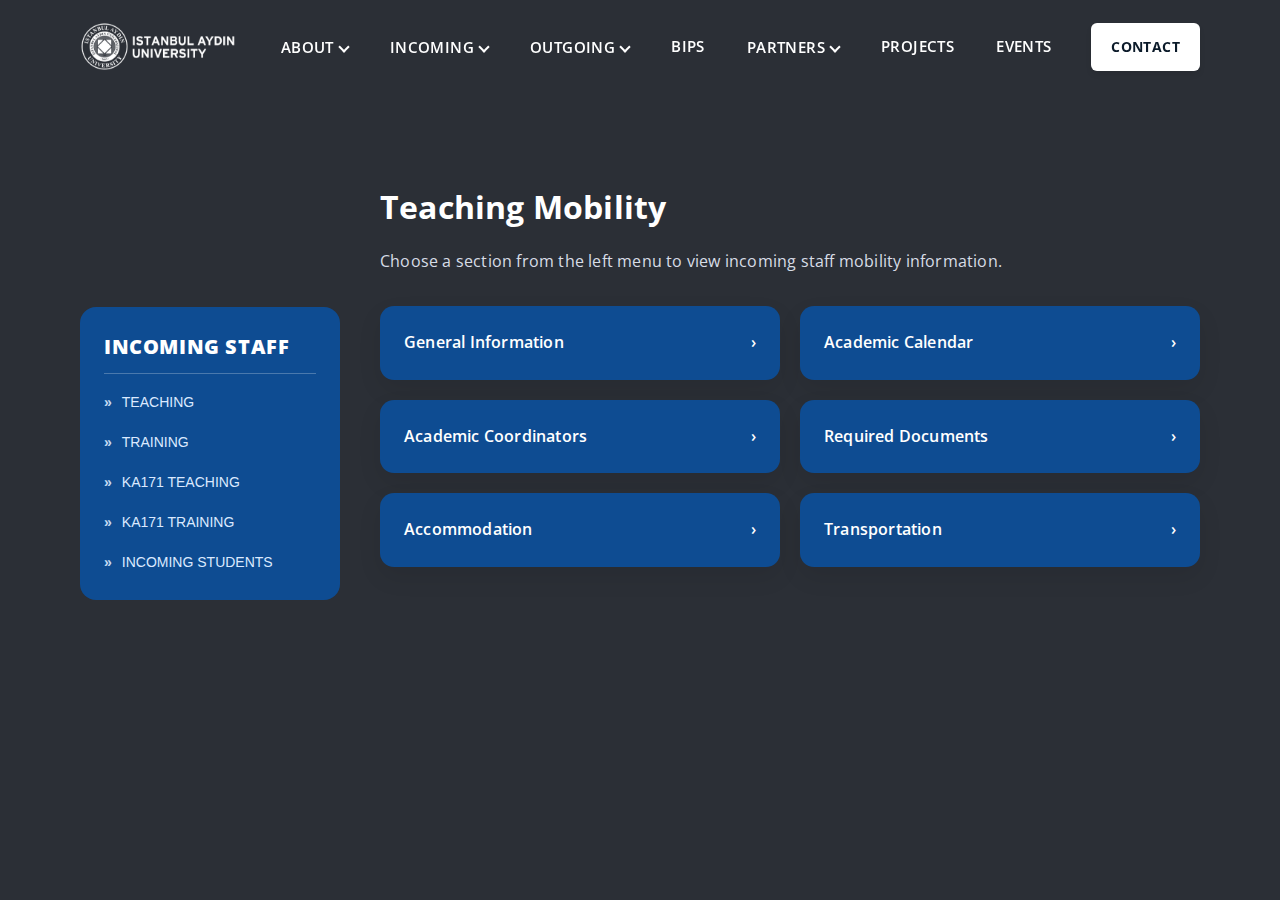
<file: incoming-staff.html>
<!DOCTYPE html>
<html lang="en">

<head>
  <meta charset="UTF-8" />
  <meta name="viewport" content="width=device-width, initial-scale=1.0" />

  <link rel="preconnect" href="https://fonts.googleapis.com">
  <link rel="preconnect" href="https://fonts.gstatic.com" crossorigin>
  <link href="https://fonts.googleapis.com/css2?family=Montserrat:wght@600;700&family=Open+Sans:wght@400;600;700&display=swap" rel="stylesheet">

  <link rel="icon" type="image/png" href="imgs/logos/head.png">
  <link rel="stylesheet" href="assets/css/styles.css">

  <title>Incoming Staff | Erasmus</title>
</head>

<body class="about-body">
  <!-- ================= HEADER ================= -->
<header class="site-header" id="top">
        <div class="container header-inner">

            <!-- Logo -->
            <a class="brand" href="index.html" aria-label="Erasmus Home">
                <img src="imgs/logos/logo.png" alt="Erasmus Logo" class="brand-logo" />
            </a>

            <!-- Mobile menu button -->
            <button class="nav-toggle" type="button" aria-label="Open menu" aria-expanded="false" aria-controls="primary-nav">
        <span class="nav-toggle-bar"></span>
        <span class="nav-toggle-bar"></span>
        <span class="nav-toggle-bar"></span>
      </button>

            <!-- Navigation -->
            <nav class="nav" id="primary-nav" aria-label="Main navigation">
                <ul class="nav-list">

                    <!-- About -->
                    <li class="nav-item has-dropdown">
                        <a class="nav-link" href="about.html" aria-haspopup="true" aria-expanded="false">About</a>
                        <div class="nav-dropdown dropdown-wide" aria-label="About submenu">
                            <div class="dropdown-grid">
                                <div class="dropdown-section">
                                    <a class="dropdown-link" href="about.html?section=institutional">Institutional</a>
                                    <a class="dropdown-link" href="about.html?section=erasmus">Erasmus+</a>
                                    <a class="dropdown-link" href="about.html?section=semp">Swiss-EM</a>
                                </div>
                                <div class="dropdown-section">
                                    <a class="dropdown-link" href="about.html?section=studentclub">Student Club</a>
                                    <a class="dropdown-link" href="about.html?section=legislation">Legislation</a>
                                    <a class="dropdown-link" href="about.html?section=media">Media Center</a>
                                </div>
                            </div>
                        </div>
                    </li>

                    <!-- Incoming -->
                    <li class="nav-item has-dropdown">
                      <a class="nav-link" href="incoming.html" aria-haspopup="true" aria-expanded="false">Incoming</a>

                      <div class="nav-dropdown dropdown-wide" aria-label="Incoming submenu">
                        <div class="dropdown-grid">

                          <!-- Students -->
                          <div class="dropdown-section">
                            <span class="dropdown-title">Students</span>

                            <a class="dropdown-link" href="incoming.html?section=study">
                              Study Mobility
                            </a>

                            <a class="dropdown-link" href="incoming.html?section=traineeship">
                              Traineeship Mobility
                            </a>

                            <a class="dropdown-link" href="incoming.html?section=shortterm">
                              Short-term Mobility
                            </a>

                            <a class="dropdown-link" href="incoming.html?section=phdshort">
                              PhD Short-term Mobility
                            </a>
                          </div>

                          <!-- Staff -->
                          <div class="dropdown-section">
                            <span class="dropdown-title">Staff</span>

                            <a class="dropdown-link" href="incoming-staff.html?section=teaching">
                              Teaching Mobility
                            </a>

                            <a class="dropdown-link" href="incoming-staff.html?section=training">
                              Training Mobility
                            </a>

                            <a class="dropdown-link" href="incoming-staff.html?section=ka171teaching">
                              KA171 Teaching Mobility
                            </a>

                            <a class="dropdown-link" href="incoming-staff.html?section=ka171training">
                              KA171 Training Mobility
                            </a>
                          </div>

                        </div>
                      </div>
                    </li>
                    <!-- Outgoing -->
                    <li class="nav-item has-dropdown">
                      <a class="nav-link" href="outgoing.html" aria-haspopup="true" aria-expanded="false">Outgoing</a>

                      <div class="nav-dropdown dropdown-wide" aria-label="Outgoing submenu">
                        <div class="dropdown-grid">

                          <!-- Students -->
                          <div class="dropdown-section">
                            <span class="dropdown-title">Students</span>

                            <a class="dropdown-link" href="outgoing.html?section=study">
                              Study Mobility
                            </a>

                            <a class="dropdown-link" href="outgoing.html?section=traineeship">
                              Traineeship Mobility
                            </a>

                            <a class="dropdown-link" href="outgoing.html?section=shortterm">
                              Short-term Mobility
                            </a>

                            <a class="dropdown-link" href="outgoing.html?section=phdshort">
                              PhD Short-term Mobility
                            </a>
                          </div>

                          <!-- Staff -->
                          <div class="dropdown-section">
                            <span class="dropdown-title">Staff</span>

                            <a class="dropdown-link" href="outgoing-staff.html?section=teaching">
                              Teaching Mobility
                            </a>

                            <a class="dropdown-link" href="outgoing-staff.html?section=training">
                              Training Mobility
                            </a>

                            <a class="dropdown-link" href="outgoing-staff.html?section=ka171teaching">
                              KA171 Teaching Mobility
                            </a>

                            <a class="dropdown-link" href="outgoing-staff.html?section=ka171training">
                              KA171 Training Mobility
                            </a>
                          </div>

                        </div>
                      </div>
                    </li>

                    <li class="nav-item">
                        <a class="nav-link" href="bips.html">BIPs</a>
                    </li>

                    <!-- Partners -->
                    <li class="nav-item has-dropdown">
                        <a class="nav-link" href="partners.html" aria-haspopup="true" aria-expanded="false">Partners</a>
                        <div class="nav-dropdown" aria-label="Partners submenu">
                            <div class="dropdown-section">
                                <a class="dropdown-link" href="partners.html">List of Partners</a>
                                <a class="dropdown-link" href="PartnerWithUs.html">Partner with us!</a>
                            </div>
                        </div>
                    </li>

                    <li class="nav-item">
                        <a class="nav-link" href="javascript:void(0)">Projects</a>
                    </li>

                    <li class="nav-item">
                        <a class="nav-link" href="javascript:void(0)">Events</a>
                    </li>

                </ul>
            </nav>

            <!-- Right CTA -->
            <a class="btn btn-contact" href="contact.html">Contact</a>

        </div>
    </header>

  <main class="about-page">
    <div class="container about-shell">
      <div class="about-layout">
        <aside class="about-sidebar">
          <div class="about-sidebar-header">
            <div class="about-sidebar-title">INCOMING STAFF</div>
          </div>
          <div class="about-sidebar-sep"></div>

          <nav class="about-menu" aria-label="Incoming staff menu">
            <button class="about-menu-item active" type="button" data-section="teaching"><span class="chev">»</span> TEACHING</button>
            <button class="about-menu-item" type="button" data-section="training"><span class="chev">»</span> TRAINING</button>
            <button class="about-menu-item" type="button" data-section="ka171teaching"><span class="chev">»</span> KA171 TEACHING</button>
            <button class="about-menu-item" type="button" data-section="ka171training"><span class="chev">»</span> KA171 TRAINING</button>
            <button class="about-menu-item" type="button" onclick="window.location.href='incoming.html'"><span class="chev">»</span> INCOMING STUDENTS</button>
          </nav>
        </aside>

        <section class="about-content">
          <h1 class="about-title" id="aboutTitle">Teaching Mobility</h1>
          <p class="about-intro">Choose a section from the left menu to view incoming staff mobility information.</p>
          <div class="about-grid" id="rightCards"></div>
        </section>
      </div>
    </div>
  </main>

  <script src="assets/js/app.js"></script>
  <script>
  const contentMap = {
    teaching: {
      title: "Teaching Mobility",
      items: [
        "General Information",
        "Academic Calendar",
        "Academic Coordinators",
        "Required Documents",
        "Accommodation",
        "Transportation"
      ]
    },
    training: {
      title: "Training Mobility",
      items: [
        "General Information",
        "Academic Calendar",
        "Academic Coordinators",
        "Required Documents",
        "Accommodation",
        "Transportation"
      ]
    },
    ka171teaching: {
      title: "KA171 Teaching Mobility",
      items: [
        "General Information",
        "Academic Calendar",
        "Academic Coordinators",
        "Required Documents",
        "Visa Procedures",
        "Grants & Travel Support",
        "Staff with Special Needs",
        "Accommodation",
        "Transportation"
      ]
    },
    ka171training: {
      title: "KA171 Training Mobility",
      items: [
        "General Information",
        "Academic Calendar",
        "Academic Coordinators",
        "Required Documents",
        "Visa Procedures",
        "Grants & Travel Support",
        "Staff with Special Needs",
        "Accommodation",
        "Transportation"
      ]
    }
  };


  // 🔹 BASE (shared for ALL)
  const baseGeneralInfo = `
    <h2>General Information</h2>

    <p>Erasmus+ Staff Mobility, part of the Erasmus+ Programme, allows academic and administrative staff to carry out teaching or training activities at a partner university or an enterprise in Europe.</p>

    <h3>How to Apply</h3>

    <ul>
      <li>Identify the department you wish to collaborate with</li>
      <li>Contact IAU Erasmus Faculty/Departmental Coordinators with your CV and work plan</li>
      <li>Your home university Erasmus Office will assist with the application process</li>
    </ul>

    <p>After departmental approval, IAU Erasmus Office will issue an Invitation Letter.</p>

    <p>At the end of the mobility, a Confirmation Letter will be provided.</p>

    <h3>Important Notes</h3>

    <ul>
      <li>Mobility requires an Erasmus+ inter-institutional agreement</li>
      <li>The agreement must be signed before the mobility begins</li>
      <li>Please be flexible with dates due to high demand</li>
    </ul>
  `;


  // 🔹 TEACHING ONLY
  const teachingExtra = `
    <h3>Teaching Mobility</h3>

    <p>Teaching mobility can be carried out at a Higher Education Institution holding an Erasmus+ Charter with a valid inter-institutional agreement or by invited staff from enterprises.</p>

    <p>Staff must deliver at least <strong>8 hours of teaching</strong>. The minimum duration is 2 working days and the maximum duration is 8 weeks.</p>
  `;


  // 🔹 TRAINING ONLY
  const trainingExtra = `
    <h3>Training Mobility</h3>

    <p>Training mobility is open to both academic and administrative staff.</p>

    <ul>
      <li>Workshops, seminars, and courses</li>
      <li>Job shadowing and study visits</li>
      <li>Practical training or short secondments</li>
    </ul>

    <p>The duration ranges from 2 working days up to 8 weeks.</p>
  `;


  // 🔹 KA171 ONLY
  const ka171ExtraGeneral = `
    <h3>Additional Information (KA171)</h3>

    <ul>
      <li>Visa procedures may apply</li>
      <li>Grants and travel support are available</li>
      <li>Support is provided for staff with special needs</li>
    </ul>
  `;

  const baseStaffDetails = {
  "General Information": "",
  "Academic Calendar": `        
    <h2>Academic Calendar</h2>
        <p>
          You can access the official academic calendar here:
          <a class="kvkk-link" href="https://www.aydin.edu.tr/en-us/ogrenciler/kayit-kabul/Pages/akademik-takvim.aspx" target="_blank" rel="noopener noreferrer">
            Academic Calendar
          </a>
        </p>`,
  "Academic Coordinators": `      
    <h2>List of Coordinators</h2>
      <p>
        &gt;&gt;
        <a href="assets/files/erasmus-coordinators.pdf" target="_blank" class="kvkk-link">
          Please click here for Erasmus+ Faculty Coordinators
        </a>
      </p>`,
  "Required Documents": `
    <h2>Required Documents</h2>
      <p>
        Please refer to the official document for the full list of required documents for incoming staff:
      </p>

      <p>
        <a class="kvkk-link" href="assets/files/incomingstaff.pdf" target="_blank">
          Incoming Staff Required Documents (PDF)
        </a>
      </p>`,
  "Accommodation": `
    <h2>Accommodation</h2>

        <p>Istanbul Aydın University has special agreements with private dormitories. There is also the option of renting a flat with students who study in Istanbul or with other international students.</p>

        <p>
          You can also find accommodation using websites or real estate agents such as:
          <a class="kvkk-link" href="http://www.sahibinden.com/en" target="_blank" rel="noopener noreferrer">
            sahibinden.com
          </a>
        </p>

        <h3>Average Expenses</h3>

        <ul>
          <li>Flat: € 350–700 monthly</li>
          <li>Sharing Flat: € 200–500 monthly</li>
          <li>Dormitory: € 350–700 monthly</li>
        </ul>

        <h3>Dormitories Near Florya Campus</h3>

        <p>Students are advised to contact the dormitories directly for booking and to follow up if necessary with the IAU Erasmus+ Team and Erasmus Student Club Ambassadors at erasmus@aydin.edu.tr</p>

        <h4>İstanbul Aydın University Dormitory (female students only)</h4>
        <p>
          Address: Gültepe Mah. /1012 sokak No:4-6 Küçükçekmece / İstanbul<br>
          Phone: +90 (212) 540 17 10<br>
          <a class="kvkk-link" href="https://www.aydinuniversitesikizogrenciyurdu.com/" target="_blank" rel="noopener noreferrer">
            Visit Website
          </a>
        </p>

        <h4>Doruk Dormitory (male students only)</h4>
        <p>
          Address: Beşyol, Beşyol Birlik Sok. &, Eski Londra Asf Cd No:22, 34295 Küçükçekmece / İstanbul<br>
          Phone: +90 (0212) 649 93 22<br>
          <a class="kvkk-link" href="http://www.dorukerkekyurdu.com/" target="_blank" rel="noopener noreferrer">
            Visit Website
          </a>
        </p>

        <h4>Can Dormitory (female students only)</h4>
        <p>
          Address: Kartaltepe Mah. Belediye Cad. 5/B Küçükçekmece, İstanbul<br>
          Phone: +90 212 541 1100<br>
          <a class="kvkk-link" href="http://cankizyurdu.com.tr/" target="_blank" rel="noopener noreferrer">
            Visit Website
          </a>
        </p>

        <h4>Eduka Florya Dormitory (male students only)</h4>
        <p>
          Address: Beşyol, Cami Sk. 17B D:1, 34295 Küçükçekmece / İstanbul<br>
          Phone: +90 505 061 53 68<br>
          <a class="kvkk-link" href="https://edukayurtlari.com/" target="_blank" rel="noopener noreferrer">
            Visit Website
          </a>
        </p>`,
  "Transportation": `<h2>Transportation</h2>

        <p>Istanbul Aydin University, Florya Campus is located 2 minutes away from bus, minibus, and metrobus stations (Beşyol and Sefaköy). Transportation to the campus is possible through IETT (public transportation of Istanbul), private buses, minibuses, taxis, and private cars.</p>

        <p>
          You can find the updated map of public transportation in Istanbul here:
          <a class="kvkk-link" href="https://www.metro.istanbul/YolcuHizmetleri/AgHaritalari" target="_blank" rel="noopener noreferrer">
            Public Transportation Map
          </a>
        </p>

        <p>Public transportation in Istanbul includes municipality buses, public buses, ferries, metro, suburban trains, and more. Prices vary and require tickets or tokens.</p>

        <p>It is essential to obtain an <strong>Istanbul Card</strong>, a smart transportation card that provides access to all public transport options.</p>

        <h3>Getting to Campus</h3>

        <p>There are several transportation options to reach Istanbul Aydin University Florya Campus. Buses and metrobus lines stop at Metrobus Beşyol Station, which is very close to the campus.</p>

        <p>When traveling from Bakırköy, Şirinevler, or Yenibosna, you can easily reach the university by metrobus. Make sure the vehicle has the "Metrobus" sign.</p>

        <p>
          For more information about the Istanbul Card, please visit:
          <a class="kvkk-link" href="https://iett.istanbul/en" target="_blank" rel="noopener noreferrer">
            IETT Official Website
          </a>
        </p>

        <h3>COVID-19 Information</h3>

        <p>All passengers aged 6 and over traveling to Turkey must complete an online form within 72 hours before travel.</p>

        <p>
          <a class="kvkk-link" href="https://register.health.gov.tr/" target="_blank" rel="noopener noreferrer">
            Travel Entry Form
          </a>
        </p>

        <p>By completing the form, a HES code is automatically generated. This allows Turkish authorities to contact travelers who may have been exposed to COVID-19.</p>

        <p>To use public transportation in Turkey, you will need:</p>

        <ul>
          <li>An Istanbul Card (personal transport card)</li>
          <li>A HES code</li>
        </ul>

        <p>For intercity transport (planes, buses, ferries), a reservation, transport ticket, and HES code are required.</p>

        <p>
          You must also activate your HES code on your Istanbul Card:
          <a class="kvkk-link" href="https://kisisellestirme.istanbulkart.istanbul/" target="_blank" rel="noopener noreferrer">
            Activate HES Code
          </a>
        </p>

        <p><strong>Note:</strong> HES code activation is only available within Türkiye.</p>`
  };

const ka171Extra = {
  "Visa Procedures": `<h2>Visa Procedures</h2><p>Coming soon...</p>`,
  "Grants & Travel Support": `<h2>Grants & Travel Support</h2><p>Coming soon...</p>`,
  "Staff with Special Needs": `<h2>Staff with Special Needs</h2><p>Coming soon...</p>`
};


const detailsMap = {
    teaching: {
      ...baseStaffDetails,
      "General Information": baseGeneralInfo + teachingExtra
    },

    training: {
      ...baseStaffDetails,
      "General Information": baseGeneralInfo + trainingExtra
    },

    ka171teaching: {
      ...baseStaffDetails,
      ...ka171Extra,
      "General Information": baseGeneralInfo + teachingExtra + ka171ExtraGeneral
    },

    ka171training: {
      ...baseStaffDetails,
      ...ka171Extra,
      "General Information": baseGeneralInfo + trainingExtra + ka171ExtraGeneral
    }
  };

  const rightCards = document.getElementById("rightCards");
  const aboutTitle = document.getElementById("aboutTitle");
  const menuItems = document.querySelectorAll(".about-menu-item[data-section]");

  const aboutDetails = document.createElement("div");
  aboutDetails.id = "aboutDetails";
  aboutDetails.className = "about-details";
  document.querySelector(".about-content").appendChild(aboutDetails);

  function escapeHtml(str) {
    return str.replace(/[&<>"']/g, (m) => ({
      "&": "&amp;",
      "<": "&lt;",
      ">": "&gt;",
      '"': "&quot;",
      "'": "&#039;"
    }[m]));
  }

  function renderSection(sectionKey) {
    const section = contentMap[sectionKey] || contentMap.teaching;

    aboutTitle.textContent = section.title;
    aboutDetails.innerHTML = "";

    rightCards.innerHTML = section.items.map((title) => `
      <div class="about-card" data-title="${escapeHtml(title)}">
        <span>${escapeHtml(title)}</span>
        <span>›</span>
      </div>
    `).join("");

    attachCardEvents(sectionKey);
  }

  function attachCardEvents(sectionKey) {
    document.querySelectorAll(".about-card").forEach(card => {
      card.addEventListener("click", () => {
        const title = card.getAttribute("data-title");

        if (detailsMap[sectionKey][title]) {
          aboutDetails.innerHTML = detailsMap[sectionKey][title];
          aboutDetails.scrollIntoView({ behavior: "smooth" });
        } else {
          aboutDetails.innerHTML = "<p>Content not available.</p>";
        }
      });
    });
  }

        function setActiveMenu(sectionKey) {
          menuItems.forEach(btn => {
            btn.classList.remove("active");

            if (btn.getAttribute("data-section") === sectionKey) {
              btn.classList.add("active");
            }
          });
        }

        menuItems.forEach(btn => {
          btn.addEventListener("click", () => {
            const section = btn.getAttribute("data-section");

            setActiveMenu(section);
            aboutDetails.innerHTML = "";
            renderSection(section);
          });
        });

        const params = new URLSearchParams(window.location.search);
        const sectionFromURL = params.get("section") || "institutional";

        setActiveMenu(sectionFromURL);
        renderSection(sectionFromURL);
</script>
</body>

</html>
</file>
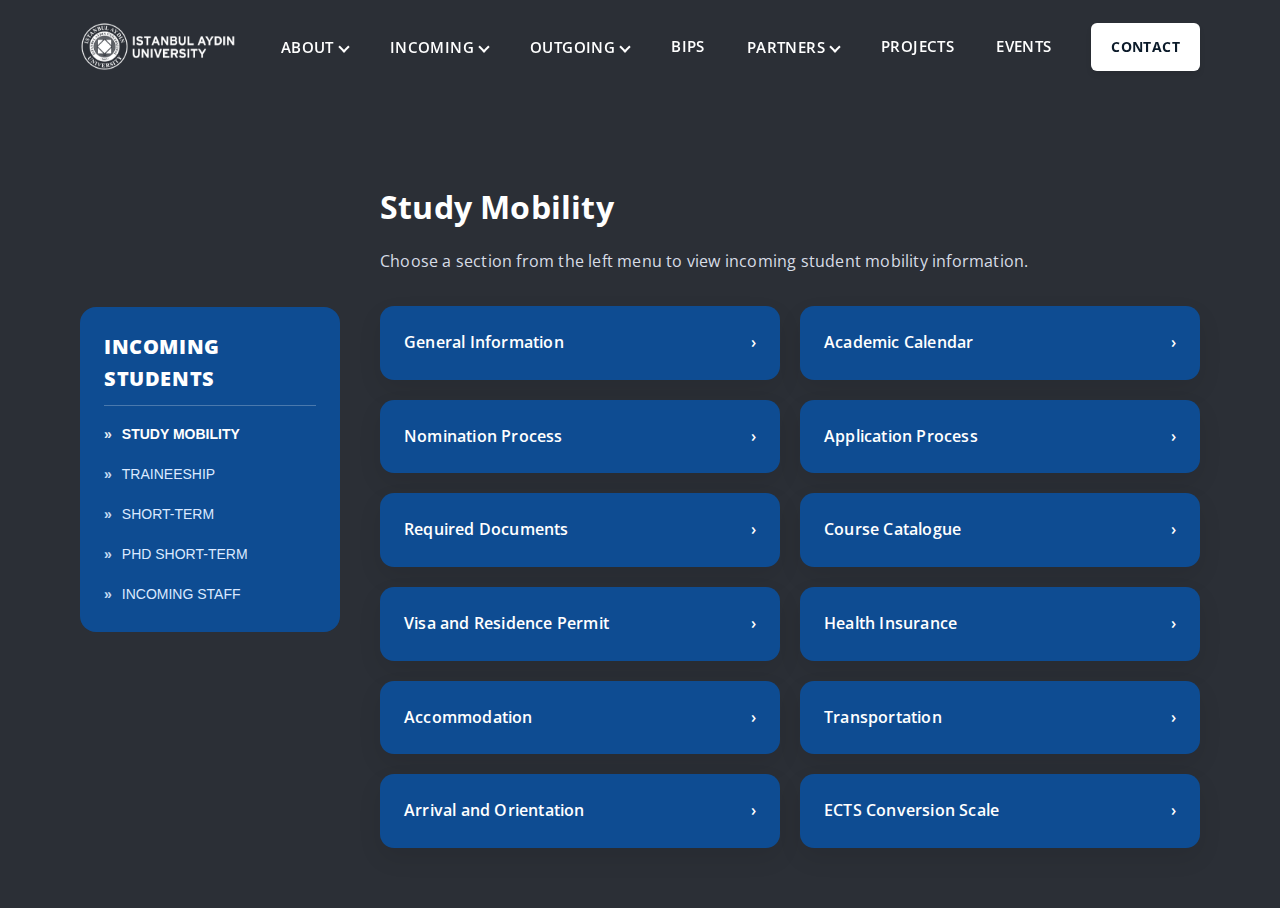
<file: incoming.html>
<!DOCTYPE html>
<html lang="en">

<head>
  <meta charset="UTF-8" />
  <meta name="viewport" content="width=device-width, initial-scale=1.0" />

  <link rel="preconnect" href="https://fonts.googleapis.com">
  <link rel="preconnect" href="https://fonts.gstatic.com" crossorigin>
  <link href="https://fonts.googleapis.com/css2?family=Montserrat:wght@600;700&family=Open+Sans:wght@400;600;700&display=swap" rel="stylesheet">

  <link rel="icon" type="image/png" href="imgs/logos/head.png">
  <link rel="stylesheet" href="assets/css/styles.css">

  <title>Incoming Students | Erasmus</title>
</head>

<body class="about-body">
  <!-- ================= HEADER ================= -->
  <header class="site-header" id="top">
    <div class="container header-inner">

      <!-- Logo -->
      <a class="brand" href="index.html" aria-label="Erasmus Home">
        <img src="imgs/logos/logo.png" alt="Erasmus Logo" class="brand-logo" />
      </a>

      <!-- Mobile menu button -->
      <button
        class="nav-toggle"
        type="button"
        aria-label="Open menu"
        aria-expanded="false"
        aria-controls="primary-nav"
      >
        <span class="nav-toggle-bar"></span>
        <span class="nav-toggle-bar"></span>
        <span class="nav-toggle-bar"></span>
      </button>

      <!-- Navigation -->
      <nav class="nav" id="primary-nav" aria-label="Main navigation">
        <ul class="nav-list">

          <!-- About -->
          <li class="nav-item has-dropdown">
            <a class="nav-link" href="about.html" aria-haspopup="true" aria-expanded="false">About</a>
            <div class="nav-dropdown dropdown-wide" aria-label="About submenu">
              <div class="dropdown-grid">
                <div class="dropdown-section">
                  <a class="dropdown-link" href="about.html?section=institutional">Institutional</a>
                  <a class="dropdown-link" href="about.html?section=erasmus">Erasmus+</a>
                  <a class="dropdown-link" href="about.html?section=semp">Swiss-EM</a>
                </div>
                <div class="dropdown-section">
                  <a class="dropdown-link" href="about.html?section=studentclub">Student Club</a>
                  <a class="dropdown-link" href="about.html?section=legislation">Legislation</a>
                  <a class="dropdown-link" href="about.html?section=media">Media Center</a>
                </div>
              </div>
            </div>
          </li>

          <!-- Incoming -->
          <li class="nav-item has-dropdown">
            <a class="nav-link" href="incoming.html" aria-haspopup="true" aria-expanded="false">Incoming</a>
            <div class="nav-dropdown dropdown-wide" aria-label="Incoming submenu">
              <div class="dropdown-grid">

                <div class="dropdown-section">
                  <span class="dropdown-title">Students</span>
                  <a class="dropdown-link" href="incoming.html">Study Mobility</a>
                  <a class="dropdown-link" href="incoming.html">Traineeship Mobility</a>
                  <a class="dropdown-link" href="incoming.html">Short-term Mobility</a>
                  <a class="dropdown-link" href="incoming.html">PhD Short-term Mobility</a>
                </div>

                <div class="dropdown-section">
                  <span class="dropdown-title">Staff</span>
                  <a class="dropdown-link" href="incoming-staff.html">Teaching Mobility</a>
                  <a class="dropdown-link" href="incoming-staff.html">Training Mobility</a>
                  <a class="dropdown-link" href="outgoing-staff.html">KA171 Teaching Mobility</a>
                  <a class="dropdown-link" href="outgoing-staff.html">KA171 Training Mobility</a>
                </div>

              </div>
            </div>
          </li>

          <!-- Outgoing -->
          <li class="nav-item has-dropdown">
            <a class="nav-link" href="outgoing.html" aria-haspopup="true" aria-expanded="false">Outgoing</a>
            <div class="nav-dropdown dropdown-wide" aria-label="Outgoing submenu">
              <div class="dropdown-grid">

                <div class="dropdown-section">
                  <span class="dropdown-title">Students</span>
                  <a class="dropdown-link" href="outgoing.html">Study Mobility</a>
                  <a class="dropdown-link" href="outgoing.html">Traineeship Mobility</a>
                  <a class="dropdown-link" href="outgoing.html">Short-term Mobility</a>
                  <a class="dropdown-link" href="outgoing.html">PhD Short-term Mobility</a>
                </div>

                <div class="dropdown-section">
                  <span class="dropdown-title">Staff</span>
                  <a class="dropdown-link" href="outgoing-staff.html">Teaching Mobility</a>
                  <a class="dropdown-link" href="outgoing-staff.html">Training Mobility</a>
                  <a class="dropdown-link" href="outgoing-staff.html">KA171 Teaching Mobility</a>
                  <a class="dropdown-link" href="outgoing-staff.html">KA171 Training Mobility</a>
                </div>

              </div>
            </div>
          </li>

          <li class="nav-item">
            <a class="nav-link" href="javascript:void(0)">BIPs</a>
          </li>

          <!-- Partners -->
          <li class="nav-item has-dropdown">
            <a class="nav-link" href="partners.html" aria-haspopup="true" aria-expanded="false">Partners</a>
            <div class="nav-dropdown" aria-label="Partners submenu">
              <div class="dropdown-section">
                <a class="dropdown-link" href="partners.html">List of Partners</a>
                <a class="dropdown-link" href="javascript:void(0)">Partner with us!</a>
              </div>
            </div>
          </li>

          <li class="nav-item">
            <a class="nav-link" href="javascript:void(0)">Projects</a>
          </li>

          <li class="nav-item">
            <a class="nav-link" href="javascript:void(0)">Events</a>
          </li>

        </ul>
      </nav>

      <!-- Right CTA -->
      <a class="btn btn-contact" href="#contact">Contact</a>

    </div>
  </header>

  <main class="about-page">
    <div class="container about-shell">
      <div class="about-layout">
        <aside class="about-sidebar">
          <div class="about-sidebar-header">
            <div class="about-sidebar-title">INCOMING STUDENTS</div>
          </div>
          <div class="about-sidebar-sep"></div>

          <nav class="about-menu" aria-label="Incoming students menu">
            <button class="about-menu-item active" type="button" data-section="study"><span class="chev">»</span> STUDY MOBILITY</button>
            <button class="about-menu-item" type="button" data-section="traineeship"><span class="chev">»</span> TRAINEESHIP</button>
            <button class="about-menu-item" type="button" data-section="shortterm"><span class="chev">»</span> SHORT-TERM</button>
            <button class="about-menu-item" type="button" data-section="phdshort"><span class="chev">»</span> PHD SHORT-TERM</button>
            <button class="about-menu-item" type="button" onclick="window.location.href='incoming-staff.html'"><span class="chev">»</span> INCOMING STAFF</button>
          </nav>
        </aside>

        <section class="about-content">
          <h1 class="about-title" id="aboutTitle">Study Mobility</h1>
          <p class="about-intro">Choose a section from the left menu to view incoming student mobility information.</p>
          <div class="about-grid" id="rightCards"></div>
        </section>
      </div>
    </div>
  </main>

  <script src="assets/js/app.js"></script>
  <script>
  const contentMap = {
    study: {
      title: "Study Mobility",
      items: [
        "General Information",
        "Academic Calendar",
        "Nomination Process",
        "Application Process",
        "Required Documents",
        "Course Catalogue",
        "Visa and Residence Permit",
        "Health Insurance",
        "Accommodation",
        "Transportation",
        "Arrival and Orientation",
        "ECTS Conversion Scale"
      ]
    },
    traineeship: {
      title: "Traineeship Mobility",
      items: [
        "General Information",
        "Academic Calendar",
        "Nomination Process",
        "Application Process",
        "Required Documents",
        "Visa and Residence Permit",
        "Health Insurance",
        "Accommodation",
        "Transportation",
        "Arrival and Orientation",
        "ECTS Conversion Scale"
      ]
    },
    shortterm: {
      title: "Short-term Mobility",
      items: [
        "General Information",
        "Academic Calendar",
        "Nomination Process",
        "Application Process",
        "Required Documents",
        "Health Insurance",
        "Accommodation",
        "Transportation",
        "Arrival and Orientation",
        "ECTS Conversion Scale"
      ]
    },
    phdshort: {
      title: "PhD Short-term Mobility",
      items: [
        "General Information",
        "Academic Calendar",
        "Nomination Process",
        "Application Process",
        "Required Documents",
        "Health Insurance",
        "Accommodation",
        "Transportation",
        "Arrival and Orientation",
        "ECTS Conversion Scale"
      ]
    }
  };

  /* ================= NESTED DETAILS ================= */
    const studyDetails = {
      "General Information": `
        <h2>General Information</h2>

        <p>Erasmus+ aims to improve the quality of higher education and strengthen its European dimension. It does this by encouraging transnational cooperation between universities, fostering the European mobility of students and teachers, and contributing to improved transparency and academic recognition of qualifications and studies throughout the European Union.</p>

        <h3>How does it work?</h3>

        <p>Higher education institutions apply for the Erasmus+ University Charter (ECHE) to the European Commission. The awarding of an ECHE gives the institution the right to participate in activities supported by the Erasmus programme. Once an institution receives a Charter, it can apply for funding for activities such as Student Mobility and Curriculum Development projects.</p>

        <p>To apply to IAU for the Erasmus+ Exchange Program, your university needs to have a current Inter-Institutional Agreement with Istanbul Aydin University and you need to be nominated to study at IAU. You can find the list of our partner universities HERE.</p>

        <h3>A Step By Step Guide</h3>

        <h4>STEP 1</h4>
        <p>Contact your Local Erasmus+ Coordinator at your Home University If you intend to study at Istanbul Aydin University to first check if our universities have an inter-institutional agreement between them. After this, discuss your application with her/him. If there isn't an inter-institutional agreement between our universities but you are interested in studying at IAU, write to the Erasmus+ Coordinator of our University and suggest the implementation of an inter-institutional agreement. If they are willing to cooperate, we will establish an inter-institutional agreement, and after the existence of this agreement, you can proceed to the next step.</p>

        <h4>STEP 2</h4>
        <p>You need to be officially nominated to IAU by your Erasmus+ Office. All nominations must be made by your Erasmus Office at this link: CLICK HERE</p>

        <p>The online nomination form includes your personal contact information, your area and study cycle, as well as the desired mobility period (fall/spring/full academic year).</p>

        <p><strong>Deadline for applications and nomination for fall term/full academic year:</strong> August 15</p>
        <p><strong>Deadline for applications and nomination for spring term:</strong> December 15</p>

        <p>2025-2026 Erasmus Info Sheet</p>
        <p>2024-2025 Erasmus Info Sheet</p>

        <h4>2025-2026 Academic Year Important Dates</h4>

        <p><strong>Winter/Fall Semester:</strong></p>
        <ul>
          <li>15.09.2025 – 21.09.2025 (Orientation Week)</li>
          <li>22.09.2025 – 07.02.2026 (Winter/Fall Semester)</li>
        </ul>

        <p><strong>Summer/Spring Semester:</strong></p>
        <ul>
          <li>9.02.2026 – 15.02.2026 (Orientation Week)</li>
          <li>16.02.2026 – 10.07.2026 (Summer/Spring Semester)</li>
        </ul>

        <h4>STEP 3</h4>
        <p>Check the Courses Available at our University. At this address you can find the list of subjects available at our University. You will use them to fill in the learning agreement. The learning agreement includes all course units you are planning to follow at our university. Please pay attention to the fact that your learning agreement should only contain courses that are taught during the period of your stay (e.g. fall semester courses for students visiting us in the fall term and spring semester courses for students visiting us in the spring term).</p>

        <p>The maximum workload per semester should not surpass 32-34 ECTS for undergraduate students and 30 ECTS for Master/PhD students.</p>

        <p>If you have academic questions concerning the curricula of a certain programme or if you are unsure about the language of instruction of a course you can always contact the IAU Erasmus+ Coordinators assigned for each Department/Faculty. A list of coordinators is available HERE. Please make sure to Cc us (erasmus@aydin.edu.tr) for the follow-up.</p>

        <h4>STEP 4</h4>
        <p>Fill in the application documents available HERE in the section BEFORE MOBILITY and obtain from your institution's responsible persons the necessary signatures. Note we do not accept handwritten/incomplete documents.</p>

        <h4>STEP 5</h4>
        <p>Send Your application documents mentioned above together with your passport scan and an ID picture via email at erasmus@aydin.edu.tr</p>

        <p>The completed application form and learning agreement should be signed and stamped by your local Erasmus+ Office before sending it to us as a scan.</p>

        <p>Once you have sent your full set of application documents it can take up to 4 weeks for our Office to evaluate your application and issue your Acceptance letter. In case of missing information/incomplete documents we will contact you to ask for specific updates.</p>

        <h4>STEP 6</h4>
        <p><strong>Optional Language Courses</strong></p>
        <p>Istanbul Aydin University provides Turkish language courses for Erasmus+ students which are held in the Department of Turkish Language and Literature or via AYDIN TOMER programme (http://tomer.aydin.edu.tr/).</p>

        <p>You can chose different learning levels according to your Turkish language proficiency (Elementary or Intermediate). If you need more information you can write to us at erasmus@aydin.edu.tr</p>

        <h4>STEP 7</h4>
        <p><strong>Insurance Information</strong></p>
        <p>You should carefully read the information on the insurance options here.</p>

        <h4>STEP 8</h4>
        <p><strong>Accommodation Arrangements</strong></p>
        <p>Rooms in private dormitories can be rented for approximately 350-550€ a month. Information on Accommodation can be accessed HERE</p>

        <h4>STEP 9</h4>
        <p><strong>Visa Procedures</strong></p>
        <p>You can read more information on visa procedures (if required) here and by visiting the website of the Ministry of Foreign Affairs: http://www.mfa.gov.tr/visa-information-for-foreigners.en.mfa</p>

        <h4>STEP 10</h4>
        <p><strong>Enroll at Your Home University</strong></p>
        <p>Before you leave your home country make sure you are officially enrolled at your home University.</p>

        <h4>STEP 11</h4>
        <p><strong>Arrival at IAU</strong></p>
        <p>According to the information provided in your Acceptance letter, IAU Erasmus Office will organize an Orientation Programme for incoming students one week before the courses start and students will be informed in advance about how it will take place.</p>

        <p><strong>Address of the Erasmus+ Office of Istanbul Aydin University is:</strong></p>
        <p>
          Istanbul Aydın University<br>
          Florya Campus J Block<br>
          Erasmus Office<br>
          Besyol Mah. Inonu Cad. No:40.<br>
          34295 Sefakoy / Kücükcekmece<br>
          Istanbul / TURKEY<br>
          Fax: ( 90 212) 424 08 80<br>
          Email: erasmus@aydin.edu.tr
        </p>

        <p>On arrival, you will acquire your IAU Student Card from IAU Erasmus Office. You will also receive a password to gain access to your personal electronic student account, to the university's Wi-Fi, Faculty´s computers and will be informed of the schedules of the courses.</p>

        <h4>STEP 12</h4>
        <p>Within a month after the beginning of your courses at IAU, if you need to change the initially proposed learning agreement, you should contact the Erasmus+ Coordinator of your home University to get the approval for the changes.</p>

        <p>Then you will have to complete the Changes to Learning agreement document and make sure it is approved both by IAU representatives and your home university's representatives.</p>

        <h4>STEP 13</h4>
        <p><strong>Course Completion</strong></p>
        <p>After you have completed your study programme, a Transcript of Records will be handed out by the Faculty and the ECTS for the subjects mentioned in the learning agreement will be integrated in your curriculum at your home institution.</p>

        <p>This transcript is sent to your home University and to your private email after the deadline for grade presentation. Before your departure from IAU, you should visit our Office to obtain your Certificate of Mobility.</p>
      `,
      "Academic Calendar": `
        <h2>Academic Calendar</h2>
        <p>
          You can access the official academic calendar here:
          <a class="kvkk-link" href="https://www.aydin.edu.tr/en-us/ogrenciler/kayit-kabul/Pages/akademik-takvim.aspx" target="_blank" rel="noopener noreferrer">
            Academic Calendar
          </a>
        </p>
      `,
      "Nomination Process": `
        <h2>Nomination Process</h2>

        <p>In order to apply for Erasmus+ mobility at Istanbul Aydin University, students must be officially nominated by their home university’s Erasmus+ Office.</p>

        <h3>How does it work?</h3>

        <p>Your Erasmus+ Office is responsible for submitting your nomination. All nominations must be made through the official system.</p>

        <p>
          <strong>Online Nomination Form:</strong><br>
          <a class="kvkk-link" href="https://forms.office.com/pages/responsepage.aspx?id=tL772hMxx0m85vrrhBOb9nGdyjzwAVRBhA3V_TQ3xkpUQzIySlBSS0UwRkVTQUZRM1FGNEVBVkEzVi4u&route=shorturl" target="_blank">
            Click here to access the form
          </a>
        </p>

        <p>The online nomination form includes your personal contact information, your area and study cycle, as well as the desired mobility period (fall/spring/full academic year).</p>

        <h3>Nomination Deadlines</h3>

        <p><strong>Deadline for nominations for fall term/full academic year:</strong> August 15</p>
        <p><strong>Deadline for nominations for spring term:</strong> December 15</p>

        <h3>Important Notes</h3>

        <p>Students must be nominated before submitting their application.</p>

        <p>Any applications received by IAU after the deadline may not be processed.</p>

        <p>Incomplete applications may also not be processed.</p>
      `,
      "Application Process": `
        <h2>Application Process</h2>

        <p>After being nominated by your home university, you must complete the application process to finalize your Erasmus+ mobility at Istanbul Aydin University.</p>

        <h3>How does it work?</h3>

        <p>The application process consists of preparing your learning agreement, completing the required documents, and submitting your application to the Erasmus Office.</p>

        <h4>STEP 1</h4>
        <p>Check the Courses Available at our University. You will use them to fill in the learning agreement. The learning agreement includes all course units you are planning to follow at our university.</p>

        <p>Please pay attention to the fact that your learning agreement should only contain courses that are taught during the period of your stay (e.g. fall semester courses for students visiting in the fall term and spring semester courses for students visiting in the spring term).</p>

        <p>The maximum workload per semester should not surpass 32–34 ECTS for undergraduate students and 30 ECTS for Master/PhD students.</p>

        <p>If you have academic questions concerning the curricula of a certain programme or if you are unsure about the language of instruction of a course you can contact the IAU Erasmus+ Coordinators assigned for each Department/Faculty. Please make sure to Cc us (erasmus@aydin.edu.tr) for the follow-up.</p>

        <h4>STEP 2</h4>
        <p>Fill in the application documents available in the BEFORE MOBILITY section and obtain from your institution's responsible persons the necessary signatures.</p>

        <p>Note that handwritten or incomplete documents are not accepted.</p>

        <h4>STEP 3</h4>
        <p>Send your application documents together with your passport scan and an ID picture via email:</p>

        <p><strong>Email:</strong> erasmus@aydin.edu.tr</p>

        <p>The completed application form and learning agreement should be signed and stamped by your local Erasmus+ Office before sending.</p>

        <p>Once you have submitted your full application, it may take up to 4 weeks for evaluation and issuance of your Acceptance Letter. In case of missing or incomplete documents, you will be contacted for updates.</p>

        <h3>Application Deadlines</h3>

        <p><strong>Fall semester / full academic year:</strong> 15 August</p>
        <p><strong>Spring semester:</strong> 15 December</p>

        <h3>Documents Required</h3>
        <ul>
          <li>Online Learning Agreement (before mobility)</li>
          <li>Online Application Form</li>
          <li>Transcript of records (in English)</li>
          <li>Passport copy (minimum 1-year validity required)</li>
          <li>Insurance information</li>
          <li>ID photo for student card</li>
        </ul>

        <h3>Important Notes</h3>

        <p>Any applications received after the deadline may not be processed.</p>

        <p>Incomplete applications may not be processed.</p>
      `,
      "Required Documents": `
        <h2>Required Documents</h2>

        <h3>Before Mobility</h3>

        <ul>
          <li>Application Form</li>
          <li>
            Online Learning Agreement – before mobility; students need to create one via
            <a class="kvkk-link" href="https://learning-agreement.eu/" target="_blank" rel="noopener noreferrer">
              https://learning-agreement.eu/
            </a>
          </li>
          <li>Check the online guide on how to create OLA</li>
          <li>Approval form for incoming students – just for students coming for Architecture studies</li>
        </ul>

        <h3>During Mobility</h3>

        <ul>
          <li>
            Online Learning Agreement – during mobility; students need to create the changes to LA via
            <a class="kvkk-link" href="https://learning-agreement.eu/" target="_blank" rel="noopener noreferrer">
              https://learning-agreement.eu/
            </a>
            by applying changes to the already validated OLA
          </li>
          <li>Check the online guide on how to apply changes to OLA</li>
          <li>Extension Form</li>
        </ul>

        <h3>After Mobility</h3>

        <ul>
          <li>Certificate of Mobility</li>
          <li>Transcript of Records (automatically provided by IAU Erasmus Office within max. 4 weeks after the completion of the mobility)</li>
        </ul>
      `,
      "Course Catalogue": `
        <h2>Course Catalogue</h2>

        <p>
          You can access the full list of courses offered at Istanbul Aydin University here:
          <a class="kvkk-link" href="https://ebs.aydin.edu.tr/en/index.iau?Page=akademikBirimler&ln=tr" target="_blank" rel="noopener noreferrer">
            Course Catalogue
          </a>
        </p>
      `,
      "Visa and Residence Permit": `
        <h2>Visa and Residence Permit</h2>

        <h3>Student Visa</h3>

        <p>According to the new regulations of Ministry of Internal Affairs, student visa is not necessary for residence permit application. However we advise all Erasmus+ incoming students to consult their situation with Turkish Missions.</p>

        <p>Student Visa, if needed, is available only through Turkish Embassies or Consulates outside of the Republic of Turkey and should be obtained before the student plans to arrive. Incoming students are advised to apply for the visa (if needed) at least two months prior to the date of departure from their home country.</p>

        <p>For education visas, students are required to submit documents such as:</p>

        <ul>
          <li>A letter of acceptance given by IAU Erasmus+ Office</li>
          <li>Original passport (valid for at least one year)</li>
          <li>A completed visa application form</li>
          <li>Recent passport-size pictures</li>
          <li>A non-refundable processing fee for the Turkish Consulate</li>
        </ul>

        <p>For the most updated information on visa application students are advised to contact the nearest Turkish Missions.</p>

        <h3>Residence Permit</h3>

        <p>Erasmus+ students are required to apply for a residence permit within 30 days from their arrival in Turkey. IAU Erasmus+ Office assists Erasmus+ students during their residence permit application. The application is processed at the Directorate General for Migration Management in Istanbul.</p>

        <p>Please get the following items ready prior to the application:</p>

        <ul>
          <li>Application form filled out according to the information on the passport (will be done upon arrival to Turkey)</li>
          <li>Student Letter document (available from the Student Affairs Office)</li>
          <li>4 photos (passport size)</li>
          <li>Passport – copy of the pages including ID information and the last entrance to Turkey</li>
          <li>Application fee (as mentioned on the online application form)</li>
          <li>The birth certificate will be requested for foreign minors</li>
          <li>Proof of Full Legal Name Certificate (if required, issued by the nearest Consulate/Embassy)</li>
          <li>Original health insurance (if purchased from J Block ground floor)</li>
        </ul>

        <p>For German students who have AT/11 form, please have with you the paper given to you by the SGK Office in Istanbul.</p>

        <p>If the documents are not completed in time, your application shall be removed and you shall be subject to the general provisions concerning visa and residence permit violations.</p>

        <p>
          Official residence permit application website:
          <a class="kvkk-link" href="https://e-ikamet.goc.gov.tr/" target="_blank" rel="noopener noreferrer">
            Residence Permit Application
          </a>
        </p>

        <p><strong>Important:</strong> The application has to be made within 30 days of a student's arrival in Turkey. Otherwise, the student visa of the applicant will be invalidated. Please contact IAU Erasmus+ Office for assistance within 30 days of your arrival.</p>

        <p>The residence permit will be sent to the address declared in your application form. It is essential to declare your full address accurately during the application.</p>

        <p><strong>Important information:</strong> As of October 2022, according to the regulations issued by the Turkish Ministry of Interior, non-Turkish Erasmus incoming students who will be studying at Istanbul Aydın University MUST find accommodation only in non-restricted areas/neighborhoods of Istanbul.</p>

        <p>The list of restricted areas includes: Avcılar, Bahçelievler, Bağcılar, Başakşehir, Esenler, Esenyurt, Fatih, Küçükçekmece, Sultangazi and Zeytinburnu.</p>

        <p>The only exception is related to dormitories available in Küçükçekmece and Bahçelievler, as Istanbul Aydın University's campuses are located in these two districts.</p>

        <p>If you would like to extend your residence permit, you must file your application at the governorship of your place of residence. You may begin the application procedures 60 days prior to the expiry date.</p>

        <p>
          Please click here for the RESIDENCE PERMIT step-by-step guide:
          <a class="kvkk-link" href="assets/files/residence-permit.pdf" target="_blank">
            Residence Permit Guide (PDF)
          </a>
        </p>
      `,
      "Health Insurance": `
        <h2>Health Insurance</h2>

        <h3>Health Insurance in Turkey</h3>

        <p>There are different options for incoming students:</p>

        <h4>Option 1</h4>
        <p>If you are coming from Germany, Netherlands, Belgium, Austria, you can obtain the Health Insurance Policy in your home country by inquiring your National Medical Insurance Company for the equivalent Letter of the Turkish National Medical Insurance-SGK for the entire period of your study mobility at IAU.</p>

        <p>For example:</p>
        <ul>
          <li>Germany: T/A 11 form</li>
          <li>Netherlands: N/TUR 111 form</li>
          <li>Belgium: B.T.8 form</li>
          <li>Austria: A/TR 3 form</li>
        </ul>

        <h4>Option 2</h4>
        <p>If you are not insured under the National Medical Insurance Company, you can obtain your compulsory Health Insurance Policy in Turkey during the Orientation Programme at Istanbul Aydin University: a comprehensive medical insurance package at an average price of 1500 TL/year.</p>

        <p>The insurance agent is available for consultation in Florya Campus, J Block, entrance floor.</p>

        <h4>Option 3</h4>
        <p>You can obtain your compulsory Health Insurance Policy in your home country, making sure it is written in English, valid in Turkey, and provides unlimited coverage for both in-patient and out-patient treatment.</p>

        <h3>Minimum Policy Content</h3>

        <p>The insurance must include the following minimum coverage:</p>

        <table>
          <tr>
            <th></th>
            <th>Contracted Institutions</th>
            <th>Non-Contracted Institutions</th>
          </tr>
          <tr>
            <td>Outpatient Diagnosis Treatment</td>
            <td>2,000 TL (Insured: 40% / Company: 60%)</td>
            <td>2,000 TL (Insured: 40% / Company: 60%)</td>
          </tr>
          <tr>
            <td>Inpatient Diagnosis Treatment</td>
            <td>Unlimited (Insured: 0% / Company: 100%)</td>
            <td>20,000 TL (Insured: 20% / Company: 80%)</td>
          </tr>
        </table>

        <p>*Non-Contracted Institutions: Institutions (hospitals, physicians' offices, and other health institutions) that do not have an agreement with the insurer.</p>
        <p>**Your insurance company needs to include the conversion rate from Euro/national currency to Turkish Liras.</p>

        <p><strong>Important:</strong> Students who obtain a Health Insurance Policy in their home country that meets the above requirements will not need to translate it into Turkish when applying for a residence permit, saving translation and notarization costs.</p>

        <p>In this case, Istanbul Aydin University will issue an additional certificate confirming that the insurance is valid in Turkey and meets official requirements.</p>

        <h3>Why Compulsory Health Insurance?</h3>

        <ul>
          <li>Registration to the University</li>
          <li>Obtaining a residence permit</li>
          <li>Coverage for medical treatment in hospitals across Türkiye</li>
        </ul>

        <h3>When should your insurance start?</h3>

        <p>After applying for compulsory health insurance with the help of the Erasmus+ Office, you must complete the payment to activate it. Your insurance begins the following day after payment.</p>

        <h3>How much will it cost?</h3>

        <h4>Option 1</h4>
        <p>Students from Germany, Netherlands, Belgium, Austria who obtain equivalent national insurance and SGK certification will not pay any fee.</p>

        <h4>Option 2</h4>
        <p>Students purchasing insurance in Turkey will pay approximately 1500 TL/year. The fee is paid once in cash to the insurance representatives available during the Orientation Programme.</p>

        <h4>Option 3</h4>
        <p>Students obtaining insurance in their home country will pay the price determined by their insurance provider.</p>

        <p>For more information about the subject, please contact us.</p>
      `,
      "Accommodation": `
        <h2>Accommodation</h2>

        <p>Istanbul Aydın University has special agreements with private dormitories. There is also the option of renting a flat with students who study in Istanbul or with other international students.</p>

        <p>
          You can also find accommodation using websites or real estate agents such as:
          <a class="kvkk-link" href="http://www.sahibinden.com/en" target="_blank" rel="noopener noreferrer">
            sahibinden.com
          </a>
        </p>

        <h3>Average Expenses</h3>

        <ul>
          <li>Flat: € 350–700 monthly</li>
          <li>Sharing Flat: € 200–500 monthly</li>
          <li>Dormitory: € 350–700 monthly</li>
        </ul>

        <h3>Dormitories Near Florya Campus</h3>

        <p>Students are advised to contact the dormitories directly for booking and to follow up if necessary with the IAU Erasmus+ Team and Erasmus Student Club Ambassadors at erasmus@aydin.edu.tr</p>

        <h4>İstanbul Aydın University Dormitory (female students only)</h4>
        <p>
          Address: Gültepe Mah. /1012 sokak No:4-6 Küçükçekmece / İstanbul<br>
          Phone: +90 (212) 540 17 10<br>
          <a class="kvkk-link" href="https://www.aydinuniversitesikizogrenciyurdu.com/" target="_blank" rel="noopener noreferrer">
            Visit Website
          </a>
        </p>

        <h4>Doruk Dormitory (male students only)</h4>
        <p>
          Address: Beşyol, Beşyol Birlik Sok. &, Eski Londra Asf Cd No:22, 34295 Küçükçekmece / İstanbul<br>
          Phone: +90 (0212) 649 93 22<br>
          <a class="kvkk-link" href="http://www.dorukerkekyurdu.com/" target="_blank" rel="noopener noreferrer">
            Visit Website
          </a>
        </p>

        <h4>Can Dormitory (female students only)</h4>
        <p>
          Address: Kartaltepe Mah. Belediye Cad. 5/B Küçükçekmece, İstanbul<br>
          Phone: +90 212 541 1100<br>
          <a class="kvkk-link" href="http://cankizyurdu.com.tr/" target="_blank" rel="noopener noreferrer">
            Visit Website
          </a>
        </p>

        <h4>Eduka Florya Dormitory (male students only)</h4>
        <p>
          Address: Beşyol, Cami Sk. 17B D:1, 34295 Küçükçekmece / İstanbul<br>
          Phone: +90 505 061 53 68<br>
          <a class="kvkk-link" href="https://edukayurtlari.com/" target="_blank" rel="noopener noreferrer">
            Visit Website
          </a>
        </p>
      `,
      "Transportation": `
        <h2>Transportation</h2>

        <p>Istanbul Aydin University, Florya Campus is located 2 minutes away from bus, minibus, and metrobus stations (Beşyol and Sefaköy). Transportation to the campus is possible through IETT (public transportation of Istanbul), private buses, minibuses, taxis, and private cars.</p>

        <p>
          You can find the updated map of public transportation in Istanbul here:
          <a class="kvkk-link" href="https://www.metro.istanbul/YolcuHizmetleri/AgHaritalari" target="_blank" rel="noopener noreferrer">
            Public Transportation Map
          </a>
        </p>

        <p>Public transportation in Istanbul includes municipality buses, public buses, ferries, metro, suburban trains, and more. Prices vary and require tickets or tokens.</p>

        <p>It is essential to obtain an <strong>Istanbul Card</strong>, a smart transportation card that provides access to all public transport options.</p>

        <h3>Getting to Campus</h3>

        <p>There are several transportation options to reach Istanbul Aydin University Florya Campus. Buses and metrobus lines stop at Metrobus Beşyol Station, which is very close to the campus.</p>

        <p>When traveling from Bakırköy, Şirinevler, or Yenibosna, you can easily reach the university by metrobus. Make sure the vehicle has the "Metrobus" sign.</p>

        <p>
          For more information about the Istanbul Card, please visit:
          <a class="kvkk-link" href="https://iett.istanbul/en" target="_blank" rel="noopener noreferrer">
            IETT Official Website
          </a>
        </p>

        <h3>COVID-19 Information</h3>

        <p>All passengers aged 6 and over traveling to Turkey must complete an online form within 72 hours before travel.</p>

        <p>
          <a class="kvkk-link" href="https://register.health.gov.tr/" target="_blank" rel="noopener noreferrer">
            Travel Entry Form
          </a>
        </p>

        <p>By completing the form, a HES code is automatically generated. This allows Turkish authorities to contact travelers who may have been exposed to COVID-19.</p>

        <p>To use public transportation in Turkey, you will need:</p>

        <ul>
          <li>An Istanbul Card (personal transport card)</li>
          <li>A HES code</li>
        </ul>

        <p>For intercity transport (planes, buses, ferries), a reservation, transport ticket, and HES code are required.</p>

        <p>
          You must also activate your HES code on your Istanbul Card:
          <a class="kvkk-link" href="https://kisisellestirme.istanbulkart.istanbul/" target="_blank" rel="noopener noreferrer">
            Activate HES Code
          </a>
        </p>

        <p><strong>Note:</strong> HES code activation is only available within Türkiye.</p>
      `,
      "Arrival and Orientation": `
        <h2>Arrival and Orientation</h2>

        <h3>Orientation Description</h3>

        <p>At the beginning of each term, IAU Erasmus+ Office holds a mandatory orientation program for new exchange students. This program is designed to provide valuable information and facilitate your transition to Istanbul Aydin University.</p>

        <p>By participating in the Erasmus+ Student Orientation, you will gain essential information about:</p>

        <ul>
          <li>Residence permit rules and regulations that affect your visa status</li>
          <li>Student health services and health insurance requirements at IAU</li>
          <li>Academic life at IAU and how to register for classes</li>
          <li>Campus and community resources (campus tour)</li>
          <li>Opportunities to meet other new international and domestic students at IAU</li>
          <li>Opportunities to meet Departmental Coordinators</li>
        </ul>

        <p>All newly admitted exchange students are required to attend orientation and the immigration document check-in. If you do not attend both, Erasmus+ Office will place a hold on your registration.</p>

        <p>For more details, please send your questions by email: <strong>erasmus@aydin.edu.tr</strong></p>

        <h3>Residence Permit Check-in</h3>

        <p>In addition to the orientation, Erasmus+ students are also required to attend the Residence Permit Check-in and bring photocopies of the required documents (see related section/link).</p>

        <h3>Make-up Orientation Session</h3>

        <p>If you are not able to arrive in Turkey by the orientation date, you may schedule a make-up orientation session via email: <strong>erasmus@aydin.edu.tr</strong></p>

        <p>Students who fail to attend both the mandatory Erasmus+ Student Orientation and the Residence Permit Check-in will have a registration hold placed on their records.</p>

        <p>If you are unable to attend one or both sessions, please contact Erasmus+ Office at 0090 (212) 444 1 428 or via email at erasmus@aydin.edu.tr</p>

        <p>General information about the orientation session will be sent to students a few days before the beginning of the programme.</p>

        <h3>COVID-19 Information</h3>

        <p>The student should be aware that depending on the evolution of the COVID-19 pandemic worldwide and in Turkey, both the orientation programme and the courses for the upcoming semester/academic year may be offered online and/or as blended education.</p>

        <p>Students are advised to follow all instructions provided by the Erasmus+ Office and relevant authorities for their health and safety.</p>
      `,
      "ECTS Conversion Scale": `
        <h2>ECTS Conversion Scale</h2>

        <p>
          You can access the ECTS conversion scale used at Istanbul Aydin University here:
          <a class="kvkk-link" href="https://ebs.aydin.edu.tr/en/index.iau?Page=ectsVeisyuku&ln=tr" target="_blank" rel="noopener noreferrer">
            ECTS Conversion Scale
          </a>
        </p>
      `
    };

  const traineeshipDetails = {
    ...studyDetails,
    "General Information": `
        <h2>Traineeship - General Information</h2>

        <p>All year round, Istanbul Aydin University accepts applications for Erasmus+ traineeships. Interested students are encouraged to follow the guidelines and submit their application to the Erasmus+ Office via email: <strong>erasmus@aydin.edu.tr</strong></p>

        <p>Each application is carefully evaluated based on education level, academic results, and motivation. Selected students may be offered a non-paid traineeship lasting between 2 and 12 months within the International Relations Directorate or one of the Faculties/Institutes.</p>

        <h3>Who is eligible?</h3>

        <p>Students enrolled in higher education institutions leading to a recognized degree can participate in the Erasmus+ Traineeship Programme.</p>

        <p>Recent graduates may also participate, provided they are selected during their final year of study and complete the traineeship within 12 months after graduation.</p>

        <p>The sending institution must hold an Erasmus+ Charter for Higher Education. While an inter-institutional agreement is not mandatory, students are advised to consult their Erasmus+ Office.</p>

        <h3>Important Notes</h3>

        <ul>
          <li>Students are not allowed to enroll in regular courses during their traineeship</li>
          <li>Traineeships are intended for vocational training and work experience</li>
        </ul>

        <h3>Application Links</h3>

        <p>
          <a class="kvkk-link" href="https://forms.office.com/pages/responsepage.aspx?id=tL772hMxx0m85vrrhBOb9nGdyjzwAVRBhA3V_TQ3xkpUQzIySlBSS0UwRkVTQUZRM1FGNEVBVkEzVi4u&route=shorturl" target="_blank">
            Online Nomination Form
          </a><br>

          <a class="kvkk-link" href="assets/files/traineeship-application-form.docx" target="_blank">
            Incoming Traineeship Student Application Form
          </a><br>

          <a class="kvkk-link" href="assets/files/traineeship-arrival-form.docx" target="_blank">
            Incoming Traineeship Student Arrival Form
          </a><br>

          <a class="kvkk-link" href="assets/files/traineeship-learning-agreement.docx" target="_blank">
            Incoming Traineeship Learning Agreement
          </a>
        </p>

        <h3>Insurance, Visa and Residence Permit</h3>

        <p><strong>Health Insurance:</strong> Students should contact their home university Erasmus+ Office for guidance.</p>

        <p><strong>Liability and Accident Insurance:</strong> All trainees are strongly recommended to obtain coverage before arrival in Turkey.</p>

        <p>In case of damage to university property:</p>

        <ul>
          <li>IAU covers damages made inadvertently</li>
          <li>IAU does not cover damages caused by negligence or intention</li>
          <li>IAU does not cover third-party damages</li>
        </ul>

        <h3>Visa Information</h3>

        <p>
          <a class="kvkk-link" href="http://www.mfa.gov.tr/sub.en.mfa?cc4e437c-6769-4d79-9017-10b63c651224" target="_blank">General Visa</a><br>
          <a class="kvkk-link" href="https://www.konsolosluk.gov.tr/eKonsolosluk/Sayfalar/Visa" target="_blank">Student Visa</a>
        </p>

        <p>Students staying more than 90 days must obtain an Erasmus+ internship visa before arrival.</p>

        <p>After arrival, students must apply for a residence permit within 30 days.</p>

        <p>
          <a class="kvkk-link" href="https://e-ikamet.goc.gov.tr/Ikamet/Basvuru/IlkBasvuru" target="_blank">
            Residence Permit Application
          </a>
        </p>

        <p><strong>Important:</strong> If the residence permit is not obtained, the visa becomes invalid and students may be required to return to their home country.</p>

        <p>If you wish to extend your residence permit, you may apply up to 60 days before expiration.</p>
      `
  };

  const shorttermDetails = {
    ...studyDetails,
    "General Information": `
      <h2>Short-term Mobility - General Information</h2>

      <p>Short-term mobility under Erasmus+ allows students to participate in academic activities abroad for a shorter duration compared to regular mobility programs.</p>

      <h3>How does it work?</h3>

      <p>Students are nominated by their home university and participate in short-term study or blended mobility programmes at Istanbul Aydin University.</p>

      <p>The mobility period is shorter and may include physical mobility combined with virtual components.</p>

      <h3>Key Features</h3>

      <ul>
        <li>Shorter mobility duration compared to semester-based exchanges</li>
        <li>May include blended learning (online + physical)</li>
        <li>Focused academic or project-based activities</li>
        <li>Opportunity to gain international experience in a limited time</li>
      </ul>

      <p>The structure and duration of the mobility are defined by the programme and agreed upon before the mobility period.</p>
    `
  };

  const phdshortDetails = {
    ...studyDetails,
    "General Information": `
      <h2>PhD Short-term Mobility - General Information</h2>

      <p>PhD short-term mobility under Erasmus+ enables doctoral candidates to carry out research, training, or academic activities abroad for a limited period.</p>

      <h3>How does it work?</h3>

      <p>PhD students are nominated by their home university to participate in short-term academic or research-based mobility at Istanbul Aydin University.</p>

      <p>The mobility period is flexible and designed to support research collaboration, academic development, and international networking.</p>

      <h3>Key Features</h3>

      <ul>
        <li>Short-term mobility tailored for doctoral students</li>
        <li>Focus on research, academic collaboration, and training</li>
        <li>Flexible duration depending on research needs</li>
        <li>Opportunity to work with international academic staff</li>
      </ul>

      <p>The mobility programme and activities are defined in advance and must be approved by both home and host institutions.</p>
    `
  };

  const detailsMap = {
  study: studyDetails,
  traineeship: traineeshipDetails,
  shortterm: shorttermDetails,
  phdshort: phdshortDetails
  };

  let currentSection = "study";

  const rightCards = document.getElementById("rightCards");
  const aboutTitle = document.getElementById("aboutTitle");
  const menuItems = document.querySelectorAll(".about-menu-item[data-section]");

  const aboutDetails = document.createElement("div");
  aboutDetails.id = "aboutDetails";
  aboutDetails.className = "about-details";
  document.querySelector(".about-content").appendChild(aboutDetails);

  function escapeHtml(str) {
    return str.replace(/[&<>"']/g, (m) => ({
      "&": "&amp;",
      "<": "&lt;",
      ">": "&gt;",
      '"': "&quot;",
      "'": "&#039;"
    }[m]));
  }

  function renderSection(sectionKey) {
    currentSection = sectionKey;

    const section = contentMap[sectionKey] || contentMap.study;
    aboutTitle.textContent = section.title;

    rightCards.innerHTML = section.items.map((title) => `
      <div class="about-card" data-title="${escapeHtml(title)}">
        <span>${escapeHtml(title)}</span>
        <span>›</span>
      </div>
    `).join("");

    attachCardEvents();
  }

  function attachCardEvents() {
    document.querySelectorAll(".about-card").forEach(card => {
      card.addEventListener("click", () => {
        const title = card.getAttribute("data-title");

        const sectionDetails = detailsMap[currentSection];

        if (sectionDetails && sectionDetails[title]) {
          aboutDetails.innerHTML = sectionDetails[title];
          aboutDetails.scrollIntoView({ behavior: "smooth" });
        } else {
          aboutDetails.innerHTML = "<p>Content not available.</p>";
        }
      });
    });
  }

  renderSection("study");

  menuItems.forEach(btn => {
    btn.addEventListener("click", () => {
      menuItems.forEach(b => b.classList.remove("active"));
      btn.classList.add("active");

      aboutDetails.innerHTML = "";
      renderSection(btn.getAttribute("data-section"));
    });
  });

  const params = new URLSearchParams(window.location.search);
  const sectionFromURL = params.get("section") || "study";

  renderSection(sectionFromURL);
</script>
</body>

</html>
</file>
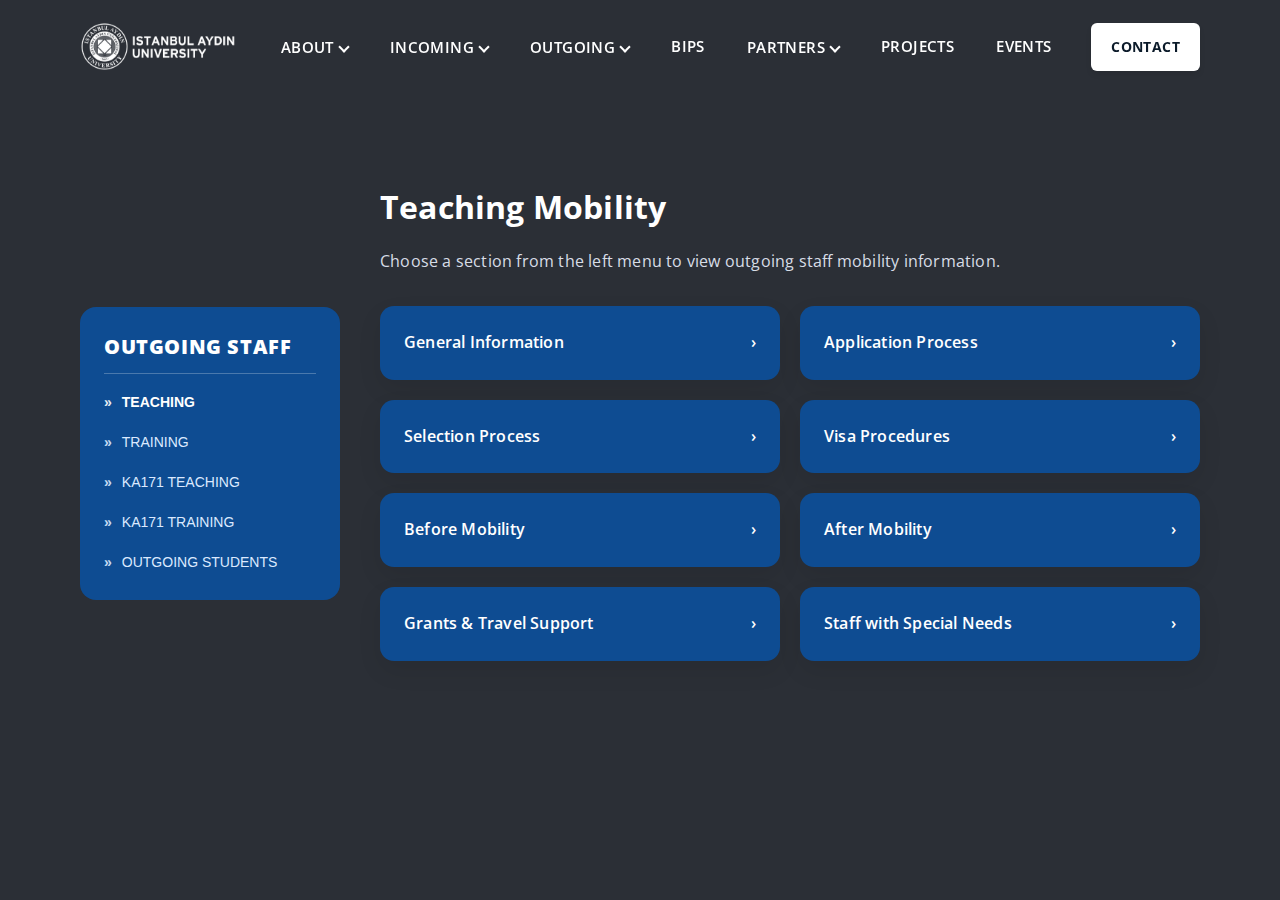
<file: outgoing-staff.html>
<!DOCTYPE html>
<html lang="en">

<head>
  <meta charset="UTF-8" />
  <meta name="viewport" content="width=device-width, initial-scale=1.0" />

  <link rel="preconnect" href="https://fonts.googleapis.com">
  <link rel="preconnect" href="https://fonts.gstatic.com" crossorigin>
  <link href="https://fonts.googleapis.com/css2?family=Montserrat:wght@600;700&family=Open+Sans:wght@400;600;700&display=swap" rel="stylesheet">

  <link rel="icon" type="image/png" href="imgs/logos/head.png">
  <link rel="stylesheet" href="assets/css/styles.css">

  <title>Outgoing Staff | Erasmus</title>
</head>

<body class="about-body">
  <!-- ================= HEADER ================= -->
  <header class="site-header" id="top">
    <div class="container header-inner">

      <!-- Logo -->
      <a class="brand" href="index.html" aria-label="Erasmus Home">
        <img src="imgs/logos/logo.png" alt="Erasmus Logo" class="brand-logo" />
      </a>

      <!-- Mobile menu button -->
      <button
        class="nav-toggle"
        type="button"
        aria-label="Open menu"
        aria-expanded="false"
        aria-controls="primary-nav"
      >
        <span class="nav-toggle-bar"></span>
        <span class="nav-toggle-bar"></span>
        <span class="nav-toggle-bar"></span>
      </button>

      <!-- Navigation -->
      <nav class="nav" id="primary-nav" aria-label="Main navigation">
        <ul class="nav-list">

          <!-- About -->
          <li class="nav-item has-dropdown">
            <a class="nav-link" href="about.html" aria-haspopup="true" aria-expanded="false">About</a>
            <div class="nav-dropdown dropdown-wide" aria-label="About submenu">
              <div class="dropdown-grid">
                <div class="dropdown-section">
                  <a class="dropdown-link" href="about.html?section=institutional">Institutional</a>
                  <a class="dropdown-link" href="about.html?section=erasmus">Erasmus+</a>
                  <a class="dropdown-link" href="about.html?section=semp">Swiss-EM</a>
                </div>
                <div class="dropdown-section">
                  <a class="dropdown-link" href="about.html?section=studentclub">Student Club</a>
                  <a class="dropdown-link" href="about.html?section=legislation">Legislation</a>
                  <a class="dropdown-link" href="about.html?section=media">Media Center</a>
                </div>
              </div>
            </div>
          </li>

          <!-- Incoming -->
          <li class="nav-item has-dropdown">
            <a class="nav-link" href="incoming.html" aria-haspopup="true" aria-expanded="false">Incoming</a>
            <div class="nav-dropdown dropdown-wide" aria-label="Incoming submenu">
              <div class="dropdown-grid">

                <div class="dropdown-section">
                  <span class="dropdown-title">Students</span>
                  <a class="dropdown-link" href="incoming.html">Study Mobility</a>
                  <a class="dropdown-link" href="incoming.html">Traineeship Mobility</a>
                  <a class="dropdown-link" href="incoming.html">Short-term Mobility</a>
                  <a class="dropdown-link" href="incoming.html">PhD Short-term Mobility</a>
                </div>

                <div class="dropdown-section">
                  <span class="dropdown-title">Staff</span>
                  <a class="dropdown-link" href="incoming-staff.html">Teaching Mobility</a>
                  <a class="dropdown-link" href="incoming-staff.html">Training Mobility</a>
                  <a class="dropdown-link" href="outgoing-staff.html">KA171 Teaching Mobility</a>
                  <a class="dropdown-link" href="outgoing-staff.html">KA171 Training Mobility</a>
                </div>

              </div>
            </div>
          </li>

          <!-- Outgoing -->
          <li class="nav-item has-dropdown">
            <a class="nav-link" href="outgoing.html" aria-haspopup="true" aria-expanded="false">Outgoing</a>
            <div class="nav-dropdown dropdown-wide" aria-label="Outgoing submenu">
              <div class="dropdown-grid">

                <div class="dropdown-section">
                  <span class="dropdown-title">Students</span>
                  <a class="dropdown-link" href="outgoing.html">Study Mobility</a>
                  <a class="dropdown-link" href="outgoing.html">Traineeship Mobility</a>
                  <a class="dropdown-link" href="outgoing.html">Short-term Mobility</a>
                  <a class="dropdown-link" href="outgoing.html">PhD Short-term Mobility</a>
                </div>

                <div class="dropdown-section">
                  <span class="dropdown-title">Staff</span>
                  <a class="dropdown-link" href="outgoing-staff.html">Teaching Mobility</a>
                  <a class="dropdown-link" href="outgoing-staff.html">Training Mobility</a>
                  <a class="dropdown-link" href="outgoing-staff.html">KA171 Teaching Mobility</a>
                  <a class="dropdown-link" href="outgoing-staff.html">KA171 Training Mobility</a>
                </div>

              </div>
            </div>
          </li>

          <li class="nav-item">
            <a class="nav-link" href="javascript:void(0)">BIPs</a>
          </li>

          <!-- Partners -->
          <li class="nav-item has-dropdown">
            <a class="nav-link" href="partners.html" aria-haspopup="true" aria-expanded="false">Partners</a>
            <div class="nav-dropdown" aria-label="Partners submenu">
              <div class="dropdown-section">
                <a class="dropdown-link" href="partners.html">List of Partners</a>
                <a class="dropdown-link" href="javascript:void(0)">Partner with us!</a>
              </div>
            </div>
          </li>

          <li class="nav-item">
            <a class="nav-link" href="javascript:void(0)">Projects</a>
          </li>

          <li class="nav-item">
            <a class="nav-link" href="javascript:void(0)">Events</a>
          </li>

        </ul>
      </nav>

      <!-- Right CTA -->
      <a class="btn btn-contact" href="#contact">Contact</a>

    </div>
  </header>

  <main class="about-page">
    <div class="container about-shell">
      <div class="about-layout">
        <aside class="about-sidebar">
          <div class="about-sidebar-header">
            <div class="about-sidebar-title">OUTGOING STAFF</div>
            <div class="about-theme-switch" role="switch" aria-checked="false" tabindex="0" aria-label="Toggle light/dark mode">
              <div class="switch-track"></div>
              <div class="switch-thumb"></div>
            </div>
          </div>
          <div class="about-sidebar-sep"></div>

          <nav class="about-menu" aria-label="Outgoing staff menu">
            <button class="about-menu-item active" type="button" data-section="teaching"><span class="chev">»</span> TEACHING</button>
            <button class="about-menu-item" type="button" data-section="training"><span class="chev">»</span> TRAINING</button>
            <button class="about-menu-item" type="button" data-section="ka171teaching"><span class="chev">»</span> KA171 TEACHING</button>
            <button class="about-menu-item" type="button" data-section="ka171training"><span class="chev">»</span> KA171 TRAINING</button>
            <button class="about-menu-item" type="button" onclick="window.location.href='outgoing.html'"><span class="chev">»</span> OUTGOING STUDENTS</button>
          </nav>
        </aside>

        <section class="about-content">
          <h1 class="about-title" id="aboutTitle">Teaching Mobility</h1>
          <p class="about-intro">Choose a section from the left menu to view outgoing staff mobility information.</p>
          <div class="about-grid" id="rightCards"></div>
        </section>
      </div>
    </div>
  </main>

  <script src="assets/js/app.js"></script>
  <script>
    const contentMap = {
      teaching: {
        title: "Teaching Mobility",
        items: [
          "General Information",
          "Application Process",
          "Selection Process",
          "Visa Procedures",
          "Before Mobility",
          "After Mobility",
          "Grants & Travel Support",
          "Staff with Special Needs"
        ]
      },
      training: {
        title: "Training Mobility",
        items: [
          "General Information",
          "Application Process",
          "Selection Process",
          "Visa Procedures",
          "Before Mobility",
          "After Mobility",
          "Grants & Travel Support",
          "Staff with Special Needs"
        ]
      },
      ka171teaching: {
        title: "KA171 Teaching Mobility",
        items: [
          "General Information",
          "Academic Calendar",
          "Academic Coordinators",
          "Required Documents",
          "Visa Procedures",
          "Grants & Travel Support",
          "Staff with Special Needs"
        ]
      },
      ka171training: {
        title: "KA171 Training Mobility",
        items: [
          "General Information",
          "Academic Calendar",
          "Academic Coordinators",
          "Required Documents",
          "Visa Procedures",
          "Grants & Travel Support",
          "Staff with Special Needs"
        ]
      }
    };

    const rightCards = document.getElementById("rightCards");
    const aboutTitle = document.getElementById("aboutTitle");
    const menuItems = document.querySelectorAll(".about-menu-item[data-section]");

    function escapeHtml(str) {
      return str.replace(/[&<>"']/g, (m) => ({
        "&": "&amp;",
        "<": "&lt;",
        ">": "&gt;",
        '"': "&quot;",
        "'": "&#039;"
      }[m]));
    }

    function renderSection(sectionKey) {
      const section = contentMap[sectionKey] || contentMap.teaching;
      aboutTitle.textContent = section.title;
      rightCards.innerHTML = section.items.map((title) => `
        <a class="about-card" href="javascript:void(0)">
          <span>${escapeHtml(title)}</span>
          <span>›</span>
        </a>
      `).join("");
    }

    renderSection("teaching");

    menuItems.forEach(btn => {
      btn.addEventListener("click", () => {
        menuItems.forEach(b => b.classList.remove("active"));
        btn.classList.add("active");
        renderSection(btn.getAttribute("data-section"));
      });
    });

    const themeSwitch = document.querySelector(".about-theme-switch");
    const currentTheme = localStorage.getItem("aboutTheme") || "light";
    if (currentTheme === "dark") {
      document.body.classList.add("about-dark");
      themeSwitch.setAttribute("aria-checked", "true");
      themeSwitch.classList.add("checked");
    }

    themeSwitch.addEventListener("click", () => {
      const isDark = document.body.classList.toggle("about-dark");
      themeSwitch.setAttribute("aria-checked", isDark);
      themeSwitch.classList.toggle("checked");
      localStorage.setItem("aboutTheme", isDark ? "dark" : "light");
    });

    themeSwitch.addEventListener("keydown", (e) => {
      if (e.key === " " || e.key === "Enter") {
        e.preventDefault();
        themeSwitch.click();
      }
    });
  </script>
</body>

</html>
</file>
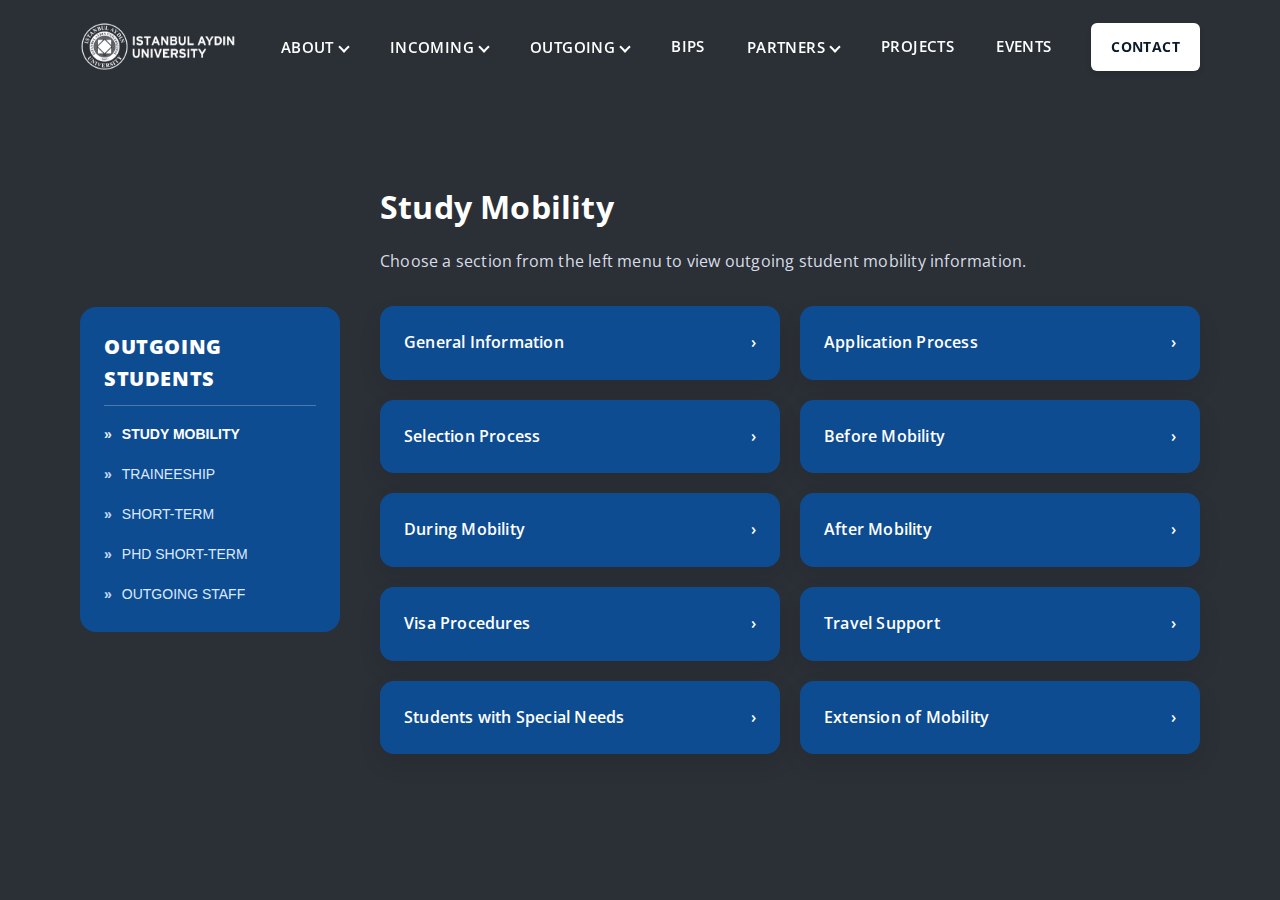
<file: outgoing.html>
<!DOCTYPE html>
<html lang="en">

<head>
  <meta charset="UTF-8" />
  <meta name="viewport" content="width=device-width, initial-scale=1.0" />

  <link rel="preconnect" href="https://fonts.googleapis.com">
  <link rel="preconnect" href="https://fonts.gstatic.com" crossorigin>
  <link href="https://fonts.googleapis.com/css2?family=Montserrat:wght@600;700&family=Open+Sans:wght@400;600;700&display=swap" rel="stylesheet">

  <link rel="icon" type="image/png" href="imgs/logos/head.png">
  <link rel="stylesheet" href="assets/css/styles.css">

  <title>Outgoing Students | Erasmus</title>
</head>

<body class="about-body">
  <!-- ================= HEADER ================= -->
  <header class="site-header" id="top">
    <div class="container header-inner">

      <!-- Logo -->
      <a class="brand" href="index.html" aria-label="Erasmus Home">
        <img src="imgs/logos/logo.png" alt="Erasmus Logo" class="brand-logo" />
      </a>

      <!-- Mobile menu button -->
      <button
        class="nav-toggle"
        type="button"
        aria-label="Open menu"
        aria-expanded="false"
        aria-controls="primary-nav"
      >
        <span class="nav-toggle-bar"></span>
        <span class="nav-toggle-bar"></span>
        <span class="nav-toggle-bar"></span>
      </button>

      <!-- Navigation -->
      <nav class="nav" id="primary-nav" aria-label="Main navigation">
        <ul class="nav-list">

          <!-- About -->
          <li class="nav-item has-dropdown">
            <a class="nav-link" href="about.html" aria-haspopup="true" aria-expanded="false">About</a>
            <div class="nav-dropdown dropdown-wide" aria-label="About submenu">
              <div class="dropdown-grid">
                <div class="dropdown-section">
                  <a class="dropdown-link" href="about.html?section=institutional">Institutional</a>
                  <a class="dropdown-link" href="about.html?section=erasmus">Erasmus+</a>
                  <a class="dropdown-link" href="about.html?section=semp">Swiss-EM</a>
                </div>
                <div class="dropdown-section">
                  <a class="dropdown-link" href="about.html?section=studentclub">Student Club</a>
                  <a class="dropdown-link" href="about.html?section=legislation">Legislation</a>
                  <a class="dropdown-link" href="about.html?section=media">Media Center</a>
                </div>
              </div>
            </div>
          </li>

          <!-- Incoming -->
          <li class="nav-item has-dropdown">
            <a class="nav-link" href="incoming.html" aria-haspopup="true" aria-expanded="false">Incoming</a>
            <div class="nav-dropdown dropdown-wide" aria-label="Incoming submenu">
              <div class="dropdown-grid">

                <div class="dropdown-section">
                  <span class="dropdown-title">Students</span>
                  <a class="dropdown-link" href="incoming.html">Study Mobility</a>
                  <a class="dropdown-link" href="incoming.html">Traineeship Mobility</a>
                  <a class="dropdown-link" href="incoming.html">Short-term Mobility</a>
                  <a class="dropdown-link" href="incoming.html">PhD Short-term Mobility</a>
                </div>

                <div class="dropdown-section">
                  <span class="dropdown-title">Staff</span>
                  <a class="dropdown-link" href="incoming-staff.html">Teaching Mobility</a>
                  <a class="dropdown-link" href="incoming-staff.html">Training Mobility</a>
                  <a class="dropdown-link" href="outgoing-staff.html">KA171 Teaching Mobility</a>
                  <a class="dropdown-link" href="outgoing-staff.html">KA171 Training Mobility</a>
                </div>

              </div>
            </div>
          </li>

          <!-- Outgoing -->
          <li class="nav-item has-dropdown">
            <a class="nav-link" href="outgoing.html" aria-haspopup="true" aria-expanded="false">Outgoing</a>
            <div class="nav-dropdown dropdown-wide" aria-label="Outgoing submenu">
              <div class="dropdown-grid">

                <div class="dropdown-section">
                  <span class="dropdown-title">Students</span>
                  <a class="dropdown-link" href="outgoing.html">Study Mobility</a>
                  <a class="dropdown-link" href="outgoing.html">Traineeship Mobility</a>
                  <a class="dropdown-link" href="outgoing.html">Short-term Mobility</a>
                  <a class="dropdown-link" href="outgoing.html">PhD Short-term Mobility</a>
                </div>

                <div class="dropdown-section">
                  <span class="dropdown-title">Staff</span>
                  <a class="dropdown-link" href="outgoing-staff.html">Teaching Mobility</a>
                  <a class="dropdown-link" href="outgoing-staff.html">Training Mobility</a>
                  <a class="dropdown-link" href="outgoing-staff.html">KA171 Teaching Mobility</a>
                  <a class="dropdown-link" href="outgoing-staff.html">KA171 Training Mobility</a>
                </div>

              </div>
            </div>
          </li>

          <li class="nav-item">
            <a class="nav-link" href="javascript:void(0)">BIPs</a>
          </li>

          <!-- Partners -->
          <li class="nav-item has-dropdown">
            <a class="nav-link" href="partners.html" aria-haspopup="true" aria-expanded="false">Partners</a>
            <div class="nav-dropdown" aria-label="Partners submenu">
              <div class="dropdown-section">
                <a class="dropdown-link" href="partners.html">List of Partners</a>
                <a class="dropdown-link" href="javascript:void(0)">Partner with us!</a>
              </div>
            </div>
          </li>

          <li class="nav-item">
            <a class="nav-link" href="javascript:void(0)">Projects</a>
          </li>

          <li class="nav-item">
            <a class="nav-link" href="javascript:void(0)">Events</a>
          </li>

        </ul>
      </nav>

      <!-- Right CTA -->
      <a class="btn btn-contact" href="#contact">Contact</a>

    </div>
  </header>

  <main class="about-page">
    <div class="container about-shell">
      <div class="about-layout">
        <aside class="about-sidebar">
          <div class="about-sidebar-header">
            <div class="about-sidebar-title">OUTGOING STUDENTS</div>
          </div>
          <div class="about-sidebar-sep"></div>

          <nav class="about-menu" aria-label="Outgoing students menu">
            <button class="about-menu-item active" type="button" data-section="study"><span class="chev">»</span> STUDY MOBILITY</button>
            <button class="about-menu-item" type="button" data-section="traineeship"><span class="chev">»</span> TRAINEESHIP</button>
            <button class="about-menu-item" type="button" data-section="shortterm"><span class="chev">»</span> SHORT-TERM</button>
            <button class="about-menu-item" type="button" data-section="phdshort"><span class="chev">»</span> PHD SHORT-TERM</button>
            <button class="about-menu-item" type="button" onclick="window.location.href='outgoing-staff.html'"><span class="chev">»</span> OUTGOING STAFF</button>
          </nav>
        </aside>

        <section class="about-content">
          <h1 class="about-title" id="aboutTitle">Study Mobility</h1>
          <p class="about-intro">Choose a section from the left menu to view outgoing student mobility information.</p>
          <div class="about-grid" id="rightCards"></div>
        </section>
      </div>
    </div>
  </main>

  <script src="assets/js/app.js"></script>
  <script>
    const contentMap = {
      study: {
        title: "Study Mobility",
        items: [
          "General Information",
          "Application Process",
          "Selection Process",
          "Before Mobility",
          "During Mobility",
          "After Mobility",
          "Visa Procedures",
          "Travel Support",
          "Students with Special Needs",
          "Extension of Mobility"
        ]
      },
      traineeship: {
        title: "Traineeship Mobility",
        items: [
          "General Information",
          "Useful Traineeship Platforms",
          "Application Process",
          "Selection Process",
          "Before Mobility",
          "During Mobility",
          "After Mobility",
          "Visa Procedures",
          "Travel Support",
          "Students with Special Needs",
          "Extension of Mobility"
        ]
      },
      shortterm: {
        title: "Short-term Mobility",
        items: [
          "General Information",
          "Application Process",
          "Selection Process",
          "Before Mobility",
          "During Mobility",
          "After Mobility",
          "Visa Procedures",
          "Travel Support",
          "Students with Special Needs",
          "Extension of Mobility"
        ]
      },
      phdshort: {
        title: "PhD Short-term Mobility",
        items: [
          "General Information",
          "Application Process",
          "Selection Process",
          "Before Mobility",
          "During Mobility",
          "After Mobility",
          "Visa Procedures",
          "Travel Support",
          "Students with Special Needs",
          "Extension of Mobility"
        ]
      }
    };

    const rightCards = document.getElementById("rightCards");
    const aboutTitle = document.getElementById("aboutTitle");
    const menuItems = document.querySelectorAll(".about-menu-item[data-section]");

    function escapeHtml(str) {
      return str.replace(/[&<>"']/g, (m) => ({
        "&": "&amp;",
        "<": "&lt;",
        ">": "&gt;",
        '"': "&quot;",
        "'": "&#039;"
      }[m]));
    }

    function renderSection(sectionKey) {
      const section = contentMap[sectionKey] || contentMap.study;
      aboutTitle.textContent = section.title;
      rightCards.innerHTML = section.items.map((title) => `
        <a class="about-card" href="javascript:void(0)">
          <span>${escapeHtml(title)}</span>
          <span>›</span>
        </a>
      `).join("");
    }

    renderSection("study");

    menuItems.forEach(btn => {
      btn.addEventListener("click", () => {
        menuItems.forEach(b => b.classList.remove("active"));
        btn.classList.add("active");
        renderSection(btn.getAttribute("data-section"));
      });
    });


  </script>
</body>

</html>
</file>
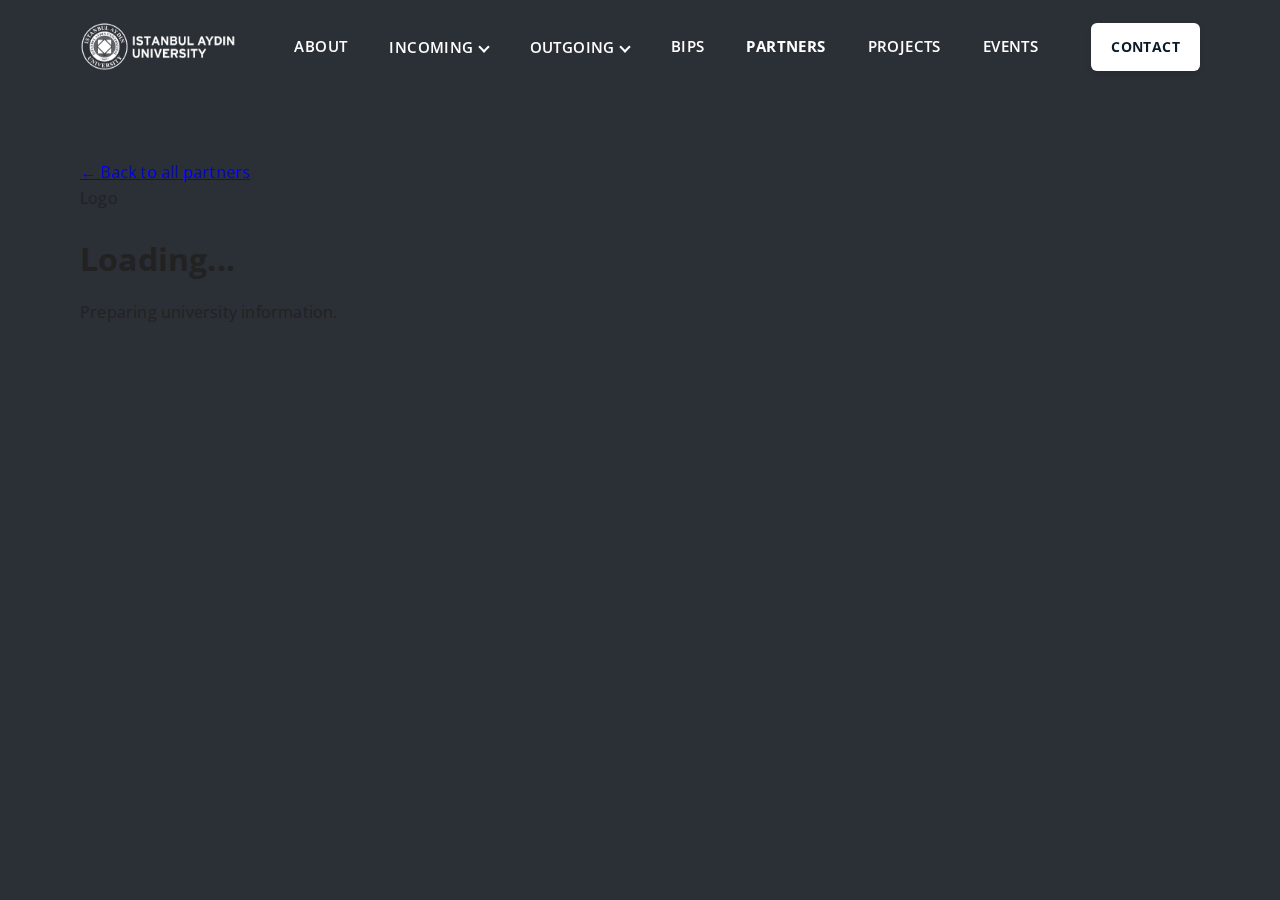
<file: partner-detail.html>
<!DOCTYPE html>
<html lang="en">

<head>
  <meta charset="UTF-8" />
  <meta name="viewport" content="width=device-width, initial-scale=1.0" />

  <link rel="preconnect" href="https://fonts.googleapis.com">
  <link rel="preconnect" href="https://fonts.gstatic.com" crossorigin>
  <link href="https://fonts.googleapis.com/css2?family=Montserrat:wght@600;700&family=Open+Sans:wght@400;600;700&display=swap" rel="stylesheet">

  <link rel="icon" type="image/png" href="imgs/logos/head.png">
  <link rel="stylesheet" href="assets/css/styles.css">

  <title>Partner Details | Erasmus</title>
</head>

<body class="about-body partners-body">
  <header class="site-header" id="top">
    <div class="container header-inner">
      <a class="brand" href="index.html" aria-label="Erasmus Home">
        <img src="imgs/logos/logo.png" alt="Erasmus Logo" class="brand-logo" />
      </a>

      <button class="nav-toggle" type="button" aria-label="Open menu" aria-expanded="false" aria-controls="primary-nav">
        <span class="nav-toggle-bar"></span>
        <span class="nav-toggle-bar"></span>
        <span class="nav-toggle-bar"></span>
      </button>

      <nav class="nav" id="primary-nav" aria-label="Main navigation">
        <ul class="nav-list">
          <li class="nav-item"><a class="nav-link" href="about.html">About</a></li>
          <li class="nav-item has-dropdown"><a class="nav-link" href="javascript:void(0)">Incoming</a></li>
          <li class="nav-item has-dropdown"><a class="nav-link" href="javascript:void(0)">Outgoing</a></li>
          <li class="nav-item"><a class="nav-link" href="javascript:void(0)">BIPs</a></li>
          <li class="nav-item"><a class="nav-link" href="partners.html" style="font-weight:700;">Partners</a></li>
          <li class="nav-item"><a class="nav-link" href="javascript:void(0)">Projects</a></li>
          <li class="nav-item"><a class="nav-link" href="javascript:void(0)">Events</a></li>
        </ul>
      </nav>

      <a class="btn btn-contact" href="index.html#contact">Contact</a>
    </div>
  </header>

  <main class="about-page partners-page">
    <div class="container about-shell partners-shell">
      <section class="partner-detail" id="partnerDetail">
        <a class="partner-back" href="partners.html">← Back to all partners</a>
        <div class="partner-detail-card">
          <div class="partner-detail-logo" aria-hidden="true">Logo</div>
          <div>
            <h1 class="about-title" id="partnerName">Loading...</h1>
            <p class="about-intro" id="partnerSummary">Preparing university information.</p>
          </div>
        </div>

        <div class="partner-detail-grid" id="partnerDetailGrid"></div>
      </section>
    </div>
  </main>

  <script src="assets/js/app.js"></script>
  <script src="assets/js/partners-data.js"></script>
  <script src="assets/js/partners.js"></script>
</body>

</html>
</file>
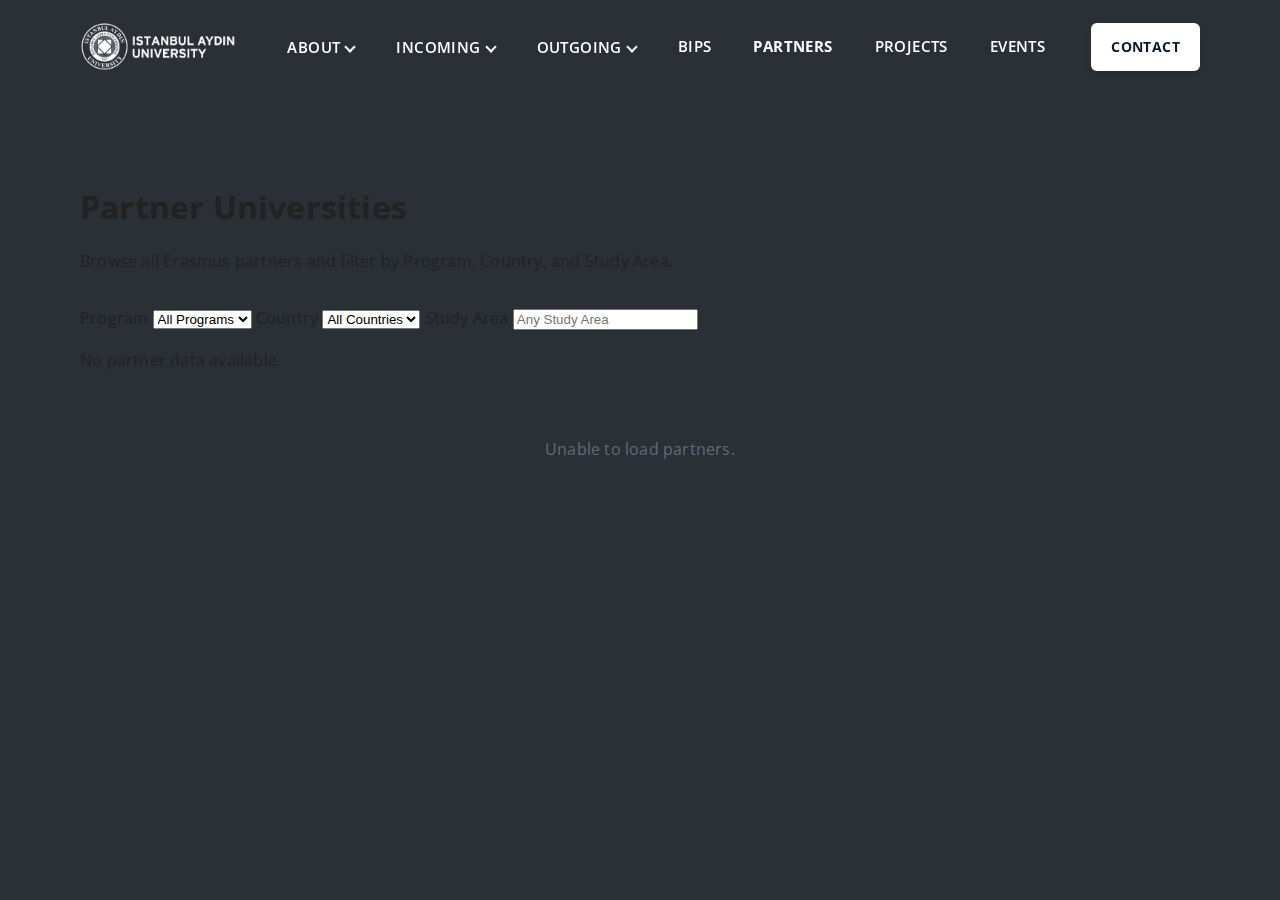
<file: partners.html>
<!DOCTYPE html>
<html lang="en">

<head>
  <meta charset="UTF-8" />
  <meta name="viewport" content="width=device-width, initial-scale=1.0" />

  <link rel="preconnect" href="https://fonts.googleapis.com">
  <link rel="preconnect" href="https://fonts.gstatic.com" crossorigin>
  <link href="https://fonts.googleapis.com/css2?family=Montserrat:wght@600;700&family=Open+Sans:wght@400;600;700&display=swap" rel="stylesheet">

  <link rel="icon" type="image/png" href="imgs/logos/head.png">
  <link rel="stylesheet" href="assets/css/styles.css">

  <title>Partners | Erasmus</title>
</head>

<body class="about-body partners-body">
  <header class="site-header" id="top">
    <div class="container header-inner">
      <a class="brand" href="index.html" aria-label="Erasmus Home">
        <img src="imgs/logos/logo.png" alt="Erasmus Logo" class="brand-logo" />
      </a>

      <button class="nav-toggle" type="button" aria-label="Open menu" aria-expanded="false" aria-controls="primary-nav">
        <span class="nav-toggle-bar"></span>
        <span class="nav-toggle-bar"></span>
        <span class="nav-toggle-bar"></span>
      </button>

      <nav class="nav" id="primary-nav" aria-label="Main navigation">
        <ul class="nav-list">
          <li class="nav-item has-dropdown">
  <a class="nav-link" href="about.html" aria-haspopup="true" aria-expanded="false">About</a>
  <div class="nav-dropdown dropdown-wide" aria-label="About submenu">
    <div class="dropdown-grid">
      <div class="dropdown-section">
        <span class="dropdown-title">About IAU</span>
        <a class="dropdown-link" href="about.html">Institutional</a>
        <a class="dropdown-link" href="about.html">Erasmus+</a>
        <a class="dropdown-link" href="about.html">Swiss-EM</a>
      </div>
      <div class="dropdown-section">
        <span class="dropdown-title">More</span>
        <a class="dropdown-link" href="about.html">Student Club</a>
        <a class="dropdown-link" href="about.html">Legislation</a>
        <a class="dropdown-link" href="about.html">Media Center</a>
      </div>
    </div>
  </div>
</li>
          <li class="nav-item has-dropdown"><a class="nav-link" href="incoming.html">Incoming</a></li>
          <li class="nav-item has-dropdown"><a class="nav-link" href="outgoing.html">Outgoing</a></li>
          <li class="nav-item"><a class="nav-link" href="javascript:void(0)">BIPs</a></li>
          <li class="nav-item"><a class="nav-link" href="partners.html" style="font-weight:700;">Partners</a></li>
          <li class="nav-item"><a class="nav-link" href="javascript:void(0)">Projects</a></li>
          <li class="nav-item"><a class="nav-link" href="javascript:void(0)">Events</a></li>
        </ul>
      </nav>

      <a class="btn btn-contact" href="index.html#contact">Contact</a>
    </div>
  </header>

  <main class="about-page partners-page">
    <div class="container about-shell partners-shell">
      <section class="partners-content">
        <div class="partners-head">
          <h1 class="about-title">Partner Universities</h1>
          <p class="about-intro">Browse all Erasmus partners and filter by Program, Country, and Study Area.</p>
        </div>

        <div class="partners-toolbar" aria-label="Partner filters">
          <label class="partners-filter">
            <span>Program</span>
            <select id="programFilter">
              <option value="">All Programs</option>
            </select>
          </label>

          <label class="partners-filter">
            <span>Country</span>
            <select id="countryFilter">
              <option value="">All Countries</option>
            </select>
          </label>

          <label class="partners-filter">
            <span>Study Area</span>
            <input id="studyAreaFilter" type="text" list="studyAreaOptions" placeholder="Any Study Area" autocomplete="off" />
            <datalist id="studyAreaOptions"></datalist>
          </label>
        </div>

        <p class="partners-count" id="partnersCount">Loading partners...</p>

        <div class="partners-grid" id="partnersGrid" aria-live="polite"></div>
      </section>
    </div>
  </main>

  <script src="assets/js/app.js"></script>
  <script src="assets/js/partners-data.js"></script>
  <script src="assets/js/partners.js"></script>
</body>

</html>
</file>
<file: assets/css/styles.css>
/* ===== Base ===== */

* {
    box-sizing: border-box;
}

:root {
    --secondary: #0a325b;
}

html {
    scroll-behavior: smooth;
}

body {
    margin: 0;
    font-family: "Open Sans", "Segoe UI", Tahoma, Arial, sans-serif;
    background-color: #ffffff;
    color: #222;
    line-height: 1.6;
    letter-spacing: 0.2px;
}

.container {
    width: min(1120px, 92%);
    margin: 0 auto;
}


/* ===== Header ===== */

.site-header {
    position: fixed;
    top: 0;
    left: 0;
    width: 100%;
    z-index: 90;
    background-color: transparent;
    border: none;
    box-shadow: none;
    transition: background-color 0.3s ease, box-shadow 0.3s ease;
}

.header-inner {
    display: flex;
    align-items: center;
    justify-content: space-between;
    padding: 18px 0;
    gap: 18px;
}


/* ===== Logo ===== */

.brand {
    display: inline-flex;
    align-items: center;
    gap: 12px;
    text-decoration: none;
    color: #fff;
    min-width: 150px;
}

.brand-logo {
    width: auto;
    height: 58px;
    object-fit: contain;
    filter: brightness(0) invert(1);
}

.brand-text {
    font-weight: 700;
    letter-spacing: 0.2px;
}


/* ===== Navigation ===== */

.nav {
    flex: 1;
    display: flex;
    justify-content: center;
}

.nav-list {
    list-style: none;
    display: flex;
    align-items: center;
    gap: 18px;
    padding: 0;
    margin: 0;
    flex-wrap: wrap;
    justify-content: center;
}

.nav-link {
    text-decoration: none;
    color: #fff;
    font-size: 0.95rem;
    font-weight: 600;
    letter-spacing: 0.4px;
    text-transform: uppercase;
    padding: 10px 12px;
    border-radius: 6px;
    transition: background-color 0.2s ease, color 0.2s ease;
}

.nav-link:hover,
.nav-link:focus-visible {
    color: #fff;
    background-color: rgba(255, 255, 255, 0.18);
    outline: none;
}

.nav-item {
    position: relative;
}

.nav-item.has-dropdown .nav-link {
    display: inline-flex;
    align-items: center;
    gap: 6px;
}

.nav-item.has-dropdown .nav-link::after {
    content: "";
    display: inline-block;
    width: 6px;
    height: 6px;
    border-right: 2px solid currentColor;
    border-bottom: 2px solid currentColor;
    transform: rotate(45deg);
    transition: transform 0.2s ease;
}

.nav-item.has-dropdown:hover .nav-link::after,
.nav-item.has-dropdown:focus-within .nav-link::after {
    transform: rotate(225deg);
}

.nav-dropdown {
    position: absolute;
    top: 100%;
    left: 50%;
    transform: translateX(-50%) translateY(8px);
    opacity: 0;
    pointer-events: none;
    background: #ffffff;
    border: 1px solid #e5e5e5;
    border-top: 3px solid var(--secondary);
    border-radius: 10px;
    padding: 16px 18px;
    min-width: 260px;
    box-shadow: 0 18px 30px rgba(0, 0, 0, 0.12);
    transition: opacity 0.2s ease, transform 0.2s ease;
    will-change: transform, opacity;
    z-index: 20;
}

.nav-dropdown::before {
    content: "";
    position: absolute;
    top: -12px;
    left: 0;
    right: 0;
    height: 12px;
}

.nav-dropdown.dropdown-wide {
    min-width: 420px;
}

.nav-item.has-dropdown:hover .nav-dropdown {
    opacity: 1;
    transform: translateX(-50%) translateY(0);
    pointer-events: auto;
}

.dropdown-grid {
    display: grid;
    grid-template-columns: repeat(2, minmax(160px, 1fr));
    gap: 16px 20px;
}

.dropdown-section {
    min-width: 180px;
}

.dropdown-title {
    display: block;
    margin-bottom: 8px;
    font-size: 0.75rem;
    font-weight: 700;
    text-transform: uppercase;
    letter-spacing: 0.4px;
    color: #7a7a7a;
}

.dropdown-link {
    display: block;
    text-decoration: none;
    color: #222;
    font-size: 0.9rem;
    font-weight: 600;
    padding: 6px 0;
    transition: color 0.2s ease, transform 0.2s ease;
}

.dropdown-link:hover,
.dropdown-link:focus-visible {
    color: var(--secondary);
    transform: translateX(2px);
    outline: none;
}


/* ===== Info Sections ===== */

.info-section {
    padding: 80px 0;
    background-color: #ffffff;
}

.info-section.alt-section {
    background-color: #f9f9f9;
}

.info-grid {
    display: grid;
    grid-template-columns: repeat(auto-fit, minmax(240px, 1fr));
    gap: 24px;
}

.info-card {
    background: #fff;
    border: 1px solid #e5e5e5;
    border-top: 4px solid var(--secondary);
    border-radius: 8px;
    padding: 24px;
    box-shadow: 0 4px 6px -1px rgba(0, 0, 0, 0.1);
}

.info-card h3 {
    margin: 0 0 10px;
    font-size: 1.2rem;
    font-weight: 700;
    font-family: "Montserrat", "Segoe UI", Tahoma, Arial, sans-serif;
}

.info-card p {
    margin: 0;
    color: #666;
    line-height: 1.6;
}

@media (prefers-reduced-motion: reduce) {
    .nav-dropdown,
    .dropdown-link,
    .nav-item.has-dropdown .nav-link::after {
        transition: none;
    }
}


/* ===== Contact button ===== */

.btn-contact {
    text-decoration: none;
    padding: 12px 20px;
    font-weight: 700;
    font-size: 0.9rem;
    letter-spacing: 0.4px;
    text-transform: uppercase;
    color: #0c1b2a;
    background-color: #ffffff;
    border-radius: 6px;
    transition: background-color 0.2s ease, transform 0.2s ease, box-shadow 0.2s ease;
    box-shadow: 0 4px 6px -1px rgba(0, 0, 0, 0.1);
}

.btn-contact:hover {
    background-color: #f2f2f2;
    transform: translateY(-2px);
}

.site-header.is-scrolled {
    background-color: #ffffff;
    box-shadow: 0 10px 24px rgba(0, 0, 0, 0.08);
}

.site-header.is-scrolled .brand,
.site-header.is-scrolled .nav-link {
    color: #0c1b2a;
}

.site-header.is-scrolled .nav-link:hover,
.site-header.is-scrolled .nav-link:focus-visible {
    color: #0c1b2a;
    background-color: rgba(12, 27, 42, 0.08);
}

.site-header.is-scrolled .brand-logo {
    filter: none;
}

.site-header.is-scrolled .nav-toggle {
    border-color: rgba(12, 27, 42, 0.4);
}

.site-header.is-scrolled .nav-toggle-bar {
    background: #0c1b2a;
}

.site-header.is-scrolled .btn-contact {
    background-color: #0c1b2a;
    color: #ffffff;
}

.site-header.is-scrolled .btn-contact:hover {
    background-color: #142a42;
}


/* ===== Mobile toggle ===== */

.nav-toggle {
    display: none;
    background: none;
    border: 1px solid rgba(255, 255, 255, 0.5);
    border-radius: 6px;
    padding: 10px;
    cursor: pointer;
    position: relative;
    width: 44px;
    height: 44px;
}

.nav-toggle-bar {
    display: block;
    width: 22px;
    height: 2px;
    background: #fff;
    position: absolute;
    left: 50%;
    transform: translateX(-50%);
    transition: transform 0.2s ease, opacity 0.2s ease;
}

.nav-toggle-bar:nth-child(1) {
    top: 14px;
}

.nav-toggle-bar:nth-child(2) {
    top: 21px;
}

.nav-toggle-bar:nth-child(3) {
    top: 28px;
}

.nav-toggle.is-open .nav-toggle-bar:nth-child(1) {
    transform: translateX(-50%) translateY(7px) rotate(45deg);
}

.nav-toggle.is-open .nav-toggle-bar:nth-child(2) {
    opacity: 0;
}

.nav-toggle.is-open .nav-toggle-bar:nth-child(3) {
    transform: translateX(-50%) translateY(-7px) rotate(-45deg);
}


/* ===== Announcements Section ===== */

.announcements-section {
    padding: 90px 0;
    background-color: #f9f9f9;
}

.section-title {
    text-align: center;
    margin-bottom: 48px;
    font-size: 2.4rem;
    font-weight: 700;
    font-family: "Montserrat", "Segoe UI", Tahoma, Arial, sans-serif;
    color: #000;
    letter-spacing: 0.4px;
}

.section-title-left {
    text-align: left;
    margin-bottom: 12px;
}


/* ===== Preview Section ===== */

.preview-section {
    padding: 90px 0 30px;
    background-color: #ffffff;
}

.preview-header {
    margin-bottom: 28px;
}

.preview-subtitle {
    margin: 0;
    font-size: 1rem;
    color: var(--secondary);
}

.preview-card {
    position: relative;
    margin: 0;
    aspect-ratio: 16 / 9;
    border-radius: 8px;
    overflow: hidden;
    border: 1px solid #e5e5e5;
    box-shadow: 0 4px 6px -1px rgba(0, 0, 0, 0.1);
    transition: transform 0.2s ease, box-shadow 0.2s ease;
}

.preview-card:hover {
    transform: translateY(-2px);
    box-shadow: 0 10px 20px rgba(0, 0, 0, 0.08);
}

.preview-media {
    display: block;
    width: 100%;
    height: 100%;
    object-fit: cover;
}

.preview-overlay {
    position: absolute;
    inset: 0;
    display: flex;
    align-items: flex-end;
    background: linear-gradient(180deg, rgba(0, 0, 0, 0) 0%, rgba(0, 0, 0, 0.55) 72%);
    padding: 28px;
    color: #fff;
}

.preview-content {
    max-width: 460px;
}

.preview-label {
    margin: 0 0 8px;
    font-size: 0.75rem;
    font-weight: 700;
    text-transform: uppercase;
    letter-spacing: 0.6px;
    color: #fff;
}

.preview-content h3 {
    margin: 0 0 16px;
    font-size: 1.8rem;
    font-family: "Montserrat", "Segoe UI", Tahoma, Arial, sans-serif;
}

.preview-link {
    display: inline-flex;
    align-items: center;
    text-decoration: none;
    color: #fff;
    background-color: #000;
    padding: 10px 16px;
    border-radius: 6px;
    font-weight: 700;
    font-size: 0.85rem;
    letter-spacing: 0.4px;
    text-transform: uppercase;
    transition: background-color 0.2s ease, transform 0.2s ease, box-shadow 0.2s ease;
    box-shadow: 0 4px 6px -1px rgba(0, 0, 0, 0.1);
}

.preview-link:hover {
    background-color: #333;
    transform: translateY(-2px);
}


/* Grid Layout */

.announcements-grid {
    display: grid;
    grid-template-columns: repeat(auto-fit, minmax(300px, 1fr));
    gap: 28px;
}


/* Card Styling */

.announcement-card {
    background: #fff;
    border: 1px solid #e5e5e5;
    border-radius: 8px;
    overflow: hidden;
    transition: transform 0.2s ease, box-shadow 0.2s ease;
    box-shadow: 0 4px 6px -1px rgba(0, 0, 0, 0.1);
}

.announcement-card:hover {
    transform: translateY(-2px);
    box-shadow: 0 10px 20px rgba(0, 0, 0, 0.08);
}

.card-content {
    padding: 28px;
}

.card-tag {
    display: inline-block;
    font-size: 0.75rem;
    color: #0c1b2a;
    background-color: #ffffff;
    color: var(--secondary);
    /* Erasmus Blue */
    margin-bottom: 12px;
    background: #eef2ff;
    padding: 4px 8px;
    border-radius: 4px;
    background-color: #f2f2f2;
}


/* ===== Hero ===== */

.hero {
    position: relative;
    min-height: 100vh;
    display: flex;
    align-items: center;
    color: #fff;
    overflow: hidden;
}

.hero-media {
    position: absolute;
    inset: 0;
    z-index: 0;
}

.hero-video {
    width: 100%;
    height: 100%;
    object-fit: cover;
}

.hero-overlay {
    position: absolute;
    inset: 0;
    background: rgba(0, 0, 0, 0.55);
}

.hero-content {
    position: relative;
    z-index: 1;
    padding: 140px 0 160px;
    max-width: 640px;
}

.hero-label {
    margin: 0 0 16px;
    text-transform: uppercase;
    letter-spacing: 1.6px;
    font-size: 0.75rem;
    font-weight: 700;
    color: rgba(255, 255, 255, 0.72);
}

.hero-title {
    margin: 0 0 18px;
    font-size: clamp(2.6rem, 4vw, 4.2rem);
    font-family: "Montserrat", "Segoe UI", Tahoma, Arial, sans-serif;
    line-height: 1.05;
}

.hero-subtitle {
    margin: 0 0 32px;
    font-size: 1.05rem;
    color: rgba(255, 255, 255, 0.82);
}

.hero-actions {
    display: flex;
    gap: 14px;
    flex-wrap: wrap;
}

.btn {
    display: inline-flex;
    align-items: center;
    justify-content: center;
    padding: 12px 20px;
    border-radius: 6px;
    text-decoration: none;
    font-weight: 700;
    font-size: 0.9rem;
    letter-spacing: 0.4px;
    text-transform: uppercase;
    transition: transform 0.2s ease, box-shadow 0.2s ease, background-color 0.2s ease;
}

.btn-primary {
    background-color: #ffffff;
    color: #0c1b2a;
    box-shadow: 0 10px 24px rgba(0, 0, 0, 0.18);
}

.btn-primary:hover {
    transform: translateY(-2px);
    background-color: #f2f2f2;
}

.btn-ghost {
    border: 1px solid rgba(255, 255, 255, 0.6);
    color: #fff;
    background-color: rgba(255, 255, 255, 0.08);
}

.btn-ghost:hover {
    transform: translateY(-2px);
    background-color: rgba(255, 255, 255, 0.18);
}


/* ===== Partner Bar ===== */

.partner-bar {
    position: absolute;
    bottom: 0;
    left: 0;
    width: 100%;
    background: #0a3a68;
    padding: 18px 0;
    z-index: 1;
    overflow: hidden;
}

.partner-viewport {
    --logo-width: 140px;
    --logo-height: 52px;
    --logo-gap: 24px;
    --logos-per-step: 6;
    --step-count: 3;
    --total-logos: 18;
    --step-size: calc((var(--logo-width) + var(--logo-gap)) * var(--logos-per-step));
    width: min(100%, calc((var(--logo-width) + var(--logo-gap)) * var(--logos-per-step)));
    margin: 0 auto;
    overflow: hidden;
}

.partner-track {
    display: flex;
    width: max-content;
    animation: partner-step-scroll 12s cubic-bezier(0.45, 0, 0.2, 1) infinite;
}

.partner-group {
    display: flex;
    align-items: center;
    gap: var(--logo-gap);
    padding-left: var(--logo-gap);
}

.partner-group img {
    width: var(--logo-width);
    height: var(--logo-height);
    object-fit: contain;
    opacity: 0.9;
    transition: transform 0.2s ease, filter 0.2s ease;
    transform-origin: center;
}

.partner-group img:hover {
    transform: scale(1.08);
    filter: drop-shadow(0 6px 12px rgba(0, 0, 0, 0.2));
}

.partner-bar:hover .partner-track,
.partner-bar:focus-within .partner-track {
    animation-play-state: paused;
}

@keyframes partner-step-scroll {
    0% {
        transform: translateX(0);
    }
    10.101% {
        transform: translateX(calc(-1 * var(--step-size)));
    }
    33.333% {
        transform: translateX(calc(-1 * var(--step-size)));
    }
    43.434% {
        transform: translateX(calc(-2 * var(--step-size)));
    }
    66.666% {
        transform: translateX(calc(-2 * var(--step-size)));
    }
    76.767% {
        transform: translateX(calc(-3 * var(--step-size)));
    }
    100% {
        transform: translateX(calc(-3 * var(--step-size)));
    }
}

.announcement-card h3 {
    margin: 0 0 12px 0;
    font-size: 1.35rem;
    font-weight: 700;
    font-family: "Montserrat", "Segoe UI", Tahoma, Arial, sans-serif;
}

.announcement-card p {
    color: #666;
    line-height: 1.6;
    margin-bottom: 20px;
}

.card-link {
    text-decoration: none;
    color: var(--secondary);
    font-weight: 600;
    font-size: 0.9rem;
    letter-spacing: 0.3px;
}

.card-link:hover {
    text-decoration: underline;
}


/* ===== Quick Access Section ===== */

.section-header {
    margin-bottom: 32px;
}

.section-subtitle {
    margin: 0;
    font-size: 1rem;
    color: var(--secondary);
}

.quick-access-section {
    padding: 80px 0 100px;
    background-color: #ffffff;
}

.quick-access-layout {
    display: grid;
    grid-template-columns: minmax(0, 1fr) 320px;
    gap: 28px;
    align-items: start;
}

.quick-menu-grid {
    display: grid;
    grid-template-columns: repeat(4, minmax(140px, 1fr));
    gap: 14px;
}

.quick-menu-card {
    background: #fff;
    border: 1px solid #e5e5e5;
    border-top: 4px solid var(--secondary);
    border-radius: 8px;
    padding: 10px;
    aspect-ratio: 1 / 1;
    min-height: 128px;
    text-decoration: none;
    display: flex;
    flex-direction: column;
    justify-content: center;
    align-items: center;
    text-align: center;
    gap: 10px;
    box-shadow: 0 4px 6px -1px rgba(0, 0, 0, 0.1);
    transition: transform 0.2s ease, box-shadow 0.2s ease;
}

.quick-menu-card:nth-child(1),
.quick-menu-card:nth-child(5) {
    border-top-color: #35507a;
}

.quick-menu-card:nth-child(2),
.quick-menu-card:nth-child(3) {
    border-top-color: #2d8fd8;
}

.quick-menu-card:nth-child(4),
.quick-menu-card:nth-child(6) {
    border-top-color: #11a37f;
}

.quick-menu-card:nth-child(7),
.quick-menu-card:nth-child(9) {
    border-top-color: #e28a1f;
}

.quick-menu-card:nth-child(8),
.quick-menu-card:nth-child(10) {
    border-top-color: #c85b12;
}

.quick-menu-card:nth-child(11) {
    border-top-color: #ea4d3f;
}

.quick-menu-card:nth-child(12) {
    border-top-color: #8b56b3;
}

.quick-menu-icon {
    width: 72px;
    height: 72px;
    border-radius: 12px;
    display: grid;
    place-items: center;
    background: #f4f7fc;
    color: #1f4f85;
    font-size: 2.1rem;
    line-height: 1;
}

.quick-menu-card:hover,
.quick-menu-card:focus-visible {
    transform: translateY(-2px);
    box-shadow: 0 10px 20px rgba(0, 0, 0, 0.08);
    outline: none;
}

.quick-menu-title {
    color: #111;
    margin: 0;
    font-size: 0.96rem;
    line-height: 1.25;
    font-weight: 700;
    font-family: "Montserrat", "Segoe UI", Tahoma, Arial, sans-serif;
    max-width: 90%;
}

.quick-menu-meta {
    display: none;
}

.quick-stats-panel {
    background: #f9fbff;
    border: 1px solid #dfe8f2;
    border-radius: 12px;
    padding: 18px;
    display: flex;
    flex-direction: column;
    gap: 12px;
}

.quick-stats-title {
    margin: 0 0 4px;
    font-size: 1.1rem;
    font-weight: 700;
    color: #0f2f52;
    font-family: "Montserrat", "Segoe UI", Tahoma, Arial, sans-serif;
}

.quick-stat-item {
    display: flex;
    flex-direction: column;
    gap: 4px;
    padding: 12px 10px;
    border-left: 4px solid var(--secondary);
    background: #ffffff;
    border-radius: 8px;
    transition: transform 0.24s ease, box-shadow 0.24s ease, border-color 0.24s ease;
    will-change: transform;
    animation: stat-enter 0.45s ease both;
}

.quick-stat-item:nth-child(2) {
    animation-delay: 0.05s;
}

.quick-stat-item:nth-child(3) {
    animation-delay: 0.1s;
}

.quick-stat-item:nth-child(4) {
    animation-delay: 0.15s;
}

.quick-stat-item:nth-child(5) {
    animation-delay: 0.2s;
}

.quick-stat-item:hover {
    transform: translateY(-2px);
    box-shadow: 0 10px 18px rgba(15, 47, 82, 0.1);
    border-left-color: #1f5e9f;
}

.quick-stat-head {
    display: flex;
    align-items: center;
    gap: 10px;
}

.quick-stat-icon {
    width: 48px;
    height: 48px;
    border-radius: 8px;
    display: grid;
    place-items: center;
    background: #eef4fd;
    color: #19497f;
    font-size: 1.43rem;
    line-height: 1;
    transition: transform 0.24s ease, background-color 0.24s ease;
}

.quick-stat-item:hover .quick-stat-icon {
    transform: scale(1.06);
    background-color: #e3efff;
}

.quick-stat-value {
    font-size: 1.5rem;
    line-height: 1.1;
    font-weight: 700;
    color: #0f2f52;
    font-family: "Montserrat", "Segoe UI", Tahoma, Arial, sans-serif;
}

.quick-stat-label {
    color: #596879;
    font-size: 0.86rem;
}

@keyframes stat-enter {
    from {
        opacity: 0;
        transform: translateY(6px);
    }
    to {
        opacity: 1;
        transform: translateY(0);
    }
}

@media (prefers-reduced-motion: reduce) {
    .quick-stat-item,
    .quick-stat-icon {
        animation: none;
        transition: none;
    }
}


.testimonials-section {
    background: #ffffff;
    padding: 80px 0 90px;
}


/* Keep header inside normal container */

.testimonials-section .section-header {
    margin-bottom: 50px;
}


/* Break slider OUT of container */

.testimonial-slider {
    position: relative;
    width: 100vw;
    margin-left: calc(-50vw + 50%);
    margin-right: calc(-50vw + 50%);
}


/* Slider height & centering */

.testimonial-track {
    min-height: 70vh;
    display: flex;
    align-items: center;
    justify-content: center;
    position: relative;
}


/* Single big card feeling */

.testimonial-slide {
    display: none;
    text-align: center;
    padding: 0 18vw;
    animation: fade 0.5s ease;
}

.testimonial-slide.active {
    display: block;
}

@keyframes fade {
    from {
        opacity: 0;
        transform: translateY(8px);
    }
    to {
        opacity: 1;
        transform: translateY(0);
    }
}


/* Avatar */

.testimonial-photo {
    width: 140px;
    height: 140px;
    border-radius: 50%;
    object-fit: cover;
    margin: 0 auto 18px;
    display: block;
}


/* Name & country */

.testimonial-name {
    margin: 0;
    font-size: 1.8rem;
    font-weight: 800;
    letter-spacing: 1px;
    font-family: "Montserrat", sans-serif;
}

.testimonial-country {
    margin: 10px 0 26px;
    font-size: 0.9rem;
    letter-spacing: 1.2px;
    color: #555;
    text-transform: uppercase;
}


/* Text */

.testimonial-text {
    max-width: 1100px;
    margin: 0 auto;
    font-size: 1.05rem;
    line-height: 1.9;
    color: #333;
}


/* ===== Arrows at extreme edges ===== */

.testimonial-arrow {
    position: absolute;
    top: 50%;
    transform: translateY(-50%);
    background: transparent;
    border: none;
    font-size: 2.4rem;
    cursor: pointer;
    color: #000;
    width: 72px;
    height: 72px;
    display: grid;
    place-items: center;
    user-select: none;
}

.testimonial-arrow.left {
    left: 24px;
}

.testimonial-arrow.right {
    right: 24px;
}

.testimonial-arrow:hover {
    transform: translateY(-50%) scale(1.1);
}


/* ===== Dots ===== */

.testimonial-dots {
    margin-top: 36px;
    display: flex;
    justify-content: center;
    gap: 14px;
}


/* ===== Responsive ===== */

@media (max-width: 900px) {
    .header-inner {
        flex-wrap: wrap;
    }
    .nav {
        order: 3;
        width: 100%;
        justify-content: flex-start;
        padding-top: 10px;
        border-top: 1px solid rgba(255, 255, 255, 0.2);
        max-height: 0;
        opacity: 0;
        overflow: hidden;
        pointer-events: none;
        visibility: hidden;
        transition: max-height 0.25s ease, opacity 0.2s ease;
        background-color: rgba(9, 18, 30, 0.92);
        border-radius: 12px;
        padding-left: 12px;
        padding-right: 12px;
    }
    .nav.is-open {
        max-height: 520px;
        opacity: 1;
        pointer-events: auto;
        visibility: visible;
    }
    .nav-list {
        justify-content: flex-start;
        gap: 12px;
    }
    .nav-item {
        width: 100%;
    }
    .nav-item.has-dropdown .nav-link {
        width: 100%;
        justify-content: space-between;
    }
    .nav-dropdown {
        position: static;
        transform: none;
        opacity: 1;
        pointer-events: auto;
        box-shadow: none;
        margin: 6px 0 8px;
        width: 100%;
        display: none;
    }
    .nav-dropdown.dropdown-wide {
        min-width: unset;
    }
    .nav-item.has-dropdown:hover .nav-dropdown {
        display: block;
    }
    .nav-toggle {
        display: inline-flex;
        align-items: center;
        justify-content: center;
    }
}

@media (max-width: 720px) {
    .header-inner {
        padding: 16px 0;
    }
    .brand {
        order: 1;
    }
    .nav {
        order: 4;
    }
    .nav-list {
        flex-direction: column;
        align-items: flex-start;
        gap: 8px;
        width: 100%;
    }
    .nav-link {
        width: 100%;
        padding: 10px 8px;
    }
    .hero-content {
        padding: 140px 0 180px;
    }
    .partner-bar {
        padding: 14px 0;
    }
    .nav-toggle {
        display: inline-flex;
        align-items: center;
        justify-content: center;
    }
    .btn-contact {
        padding: 10px 14px;
        font-size: 0.8rem;
    }
    .preview-section {
        padding: 70px 0 20px;
    }
    .preview-card {
        aspect-ratio: 4 / 3;
    }
    .preview-overlay {
        padding: 20px;
    }
    .preview-content h3 {
        font-size: 1.4rem;
    }
    .section-title {
        font-size: 2rem;
    }
    .announcements-section {
        padding: 70px 0;
    }
    .quick-access-section {
        padding: 70px 0;
    }
    .info-section {
        padding: 70px 0;
    }

    .quick-access-layout {
        grid-template-columns: 1fr;
    }

    .quick-stats-panel {
        max-width: 500px;
    }

    .quick-menu-grid {
        grid-template-columns: repeat(2, minmax(160px, 1fr));
    }

}

@media (max-width: 540px) {
    .container {
        width: min(1120px, 90%);
    }
    .brand-logo {
        height: 48px;
    }
    .hero-actions {
        flex-direction: column;
        align-items: flex-start;
    }
    .section-title {
        text-align: left;
    }
    .preview-subtitle {
        font-size: 0.95rem;
    }
    .preview-link {
        width: 100%;
        justify-content: center;
    }
    .announcements-grid {
        grid-template-columns: 1fr;
    }
    .quick-menu-grid {
        grid-template-columns: 1fr;
    }

    .quick-stats-panel {
        padding: 14px;
    }
}


/* --- Red Tag & Modern Date --- */

.card-tag.red-tag {
    color: #d90429;
    background: #fff1f2;
    border: 1px solid #ffccd5;
}

.card-header-flex {
    display: flex;
    justify-content: space-between;
    align-items: center;
    margin-bottom: 20px;
}

.modern-date {
    background: var(--secondary);
    color: #fff;
    padding: 5px 10px;
    border-radius: 6px;
    text-align: center;
    font-weight: 700;
    font-size: 1.1rem;
    line-height: 1;
}

.modern-date span {
    display: block;
    font-size: 0.6rem;
    font-weight: 400;
    text-transform: uppercase;
}


/* --- Moving Marquee Logic --- */

.marquee-container {
    overflow: hidden;
    padding: 40px 0;
    background: #f9f9f9;
    width: 100%;
    position: relative;
    /* Optional: adds a nice fade effect to the edges */
    mask-image: linear-gradient(to right, transparent, black 10%, black 90%, transparent);
}

.announcements-track {
    display: flex;
    gap: 30px;
    width: max-content;
    will-change: transform;
}


/* Red Tag & Modern Date remain the same */

.card-tag.red-tag {
    color: #d90429;
    background: #ffd2d5;
    border: 1px solid #ffccd5;
}


/* Stops moving when user hovers */

.marquee-container:hover .announcements-track {
    animation-play-state: paused;
}

@keyframes scroll {
    0% {
        transform: translateX(0);
    }
    100% {
        transform: translateX(-50%);
    }
    /* Halfway because we clone it in JS */
}

.announcement-card {
    width: 350px;
    /* Consistent width for all 8 cards */
    flex-shrink: 0;
    /* Prevents cards from getting squashed */
    background: #ffffff;
    border-radius: 16px;
    /* Rounder corners for 2026 look */
    border: 1px solid rgba(0, 0, 0, 0.05);
    box-shadow: 0 10px 30px rgba(0, 0, 0, 0.03);
    transition: transform 0.3s ease;
}

.announcement-card:hover {
    transform: translateY(-5px);
    /* Lift effect on hover */
}


/* Layout for Title + Button */

.section-header-flex {
    display: flex;
    justify-content: space-between;
    align-items: center;
    margin-bottom: 40px;
}


/* Modern View All Button */

.btn-view-all {
    display: inline-flex;
    align-items: center;
    gap: 10px;
    padding: 12px 24px;
    font-size: 0.9rem;
    font-weight: 700;
    color: var(--secondary);
    text-decoration: none;
    text-transform: uppercase;
    letter-spacing: 1px;
    border: 2px solid var(--secondary);
    border-radius: 50px;
    /* Pill shape */
    transition: all 0.3s ease;
}

.btn-view-all span {
    font-size: 1.2rem;
    transition: transform 0.3s ease;
}

.btn-view-all:hover {
    background-color: var(--secondary);
    color: #ffffff;
    box-shadow: 0 8px 20px rgba(10, 50, 91, 0.2);
}

.btn-view-all:hover span {
    transform: translateX(5px);
    /* Arrow nudges right */
}


/* Responsive adjustment */

@media (max-width: 600px) {
    .section-header-flex {
        flex-direction: column;
        align-items: flex-start;
        gap: 20px;
    }
}

/* ================= ABOUT PAGE ================= */

body {
  background-color: #2b2f36;  /* رمادي غامق احترافي */
}

.about-page {
  padding-top: 160px;
  padding-bottom: 60px;
}

.about-layout {
  display: grid;
  grid-template-columns: 260px 1fr;
  gap: 40px;
  align-items: start;
}

/* Sidebar */
.about-sidebar {
  background: #0E4C92; /* لون الجامعة */
  color: #fff;
  padding: 24px;
  border-radius: 16px;
  height: fit-content;

  /* ينزل السايدبار لنفس مستوى الكروت */
  margin-top: 147PX;
}

.about-sidebar-title {
  font-weight: 800;
  font-size: 20px;
  letter-spacing: 0.6px;
  margin-bottom: 10px;
}

.about-sidebar-sep {
  height: 1px;
  background: rgba(255, 255, 255, 0.25);
  margin: 10px 0 14px;
}

.about-menu {
  display: flex;
  flex-direction: column;
  gap: 12px;
}

/* make it look like a list (not default button) */
.about-menu-item {
  background: transparent;
  border: 0;
  padding: 6px 0;
  width: 100%;
  cursor: pointer;
  text-align: left;

  display: flex;
  align-items: center;
  gap: 10px;

  color: #dbe9ff;
  font-size: 14px;
  transition: 0.2s ease;
}

.about-menu-item .chev {
  opacity: 0.9;
  font-weight: 800;
}

.about-menu-item:hover {
  color: #ffffff;
}

.about-menu-item.active {
  font-weight: 800;
  color: #ffffff;
}

/* Content */
.about-content {
  color: #ffffff;
}

.about-content h1,
.about-content h2,
.about-content h3 {
  color: #ffffff;
}

.about-content p {
  color: #d7dde6;
}

.about-title {
  margin-bottom: 12px;
}

.about-intro {
  max-width: 800px;
  margin-bottom: 32px;
}

/* Cards */
.about-grid {
  display: grid;
  grid-template-columns: repeat(2, 1fr);
  gap: 20px;
}

.about-card {
  background: #0E4C92;
  color: #fff;
  padding: 24px;
  border-radius: 14px;
  text-decoration: none;
  display: flex;
  justify-content: space-between;
  align-items: center;
  font-weight: 600;
  transition: 0.3s ease;
  box-shadow: 0 10px 24px rgba(0, 0, 0, 0.08);
}

.about-card:hover {
  background: #0A3A6B;
  transform: translateY(-3px);
}

/* Responsive */
@media (max-width: 992px) {
  .about-layout {
    grid-template-columns: 1fr;
  }

  .about-grid {
    grid-template-columns: 1fr;
  }

  .about-sidebar {
    margin-top: 0;
  }
}
</file>
